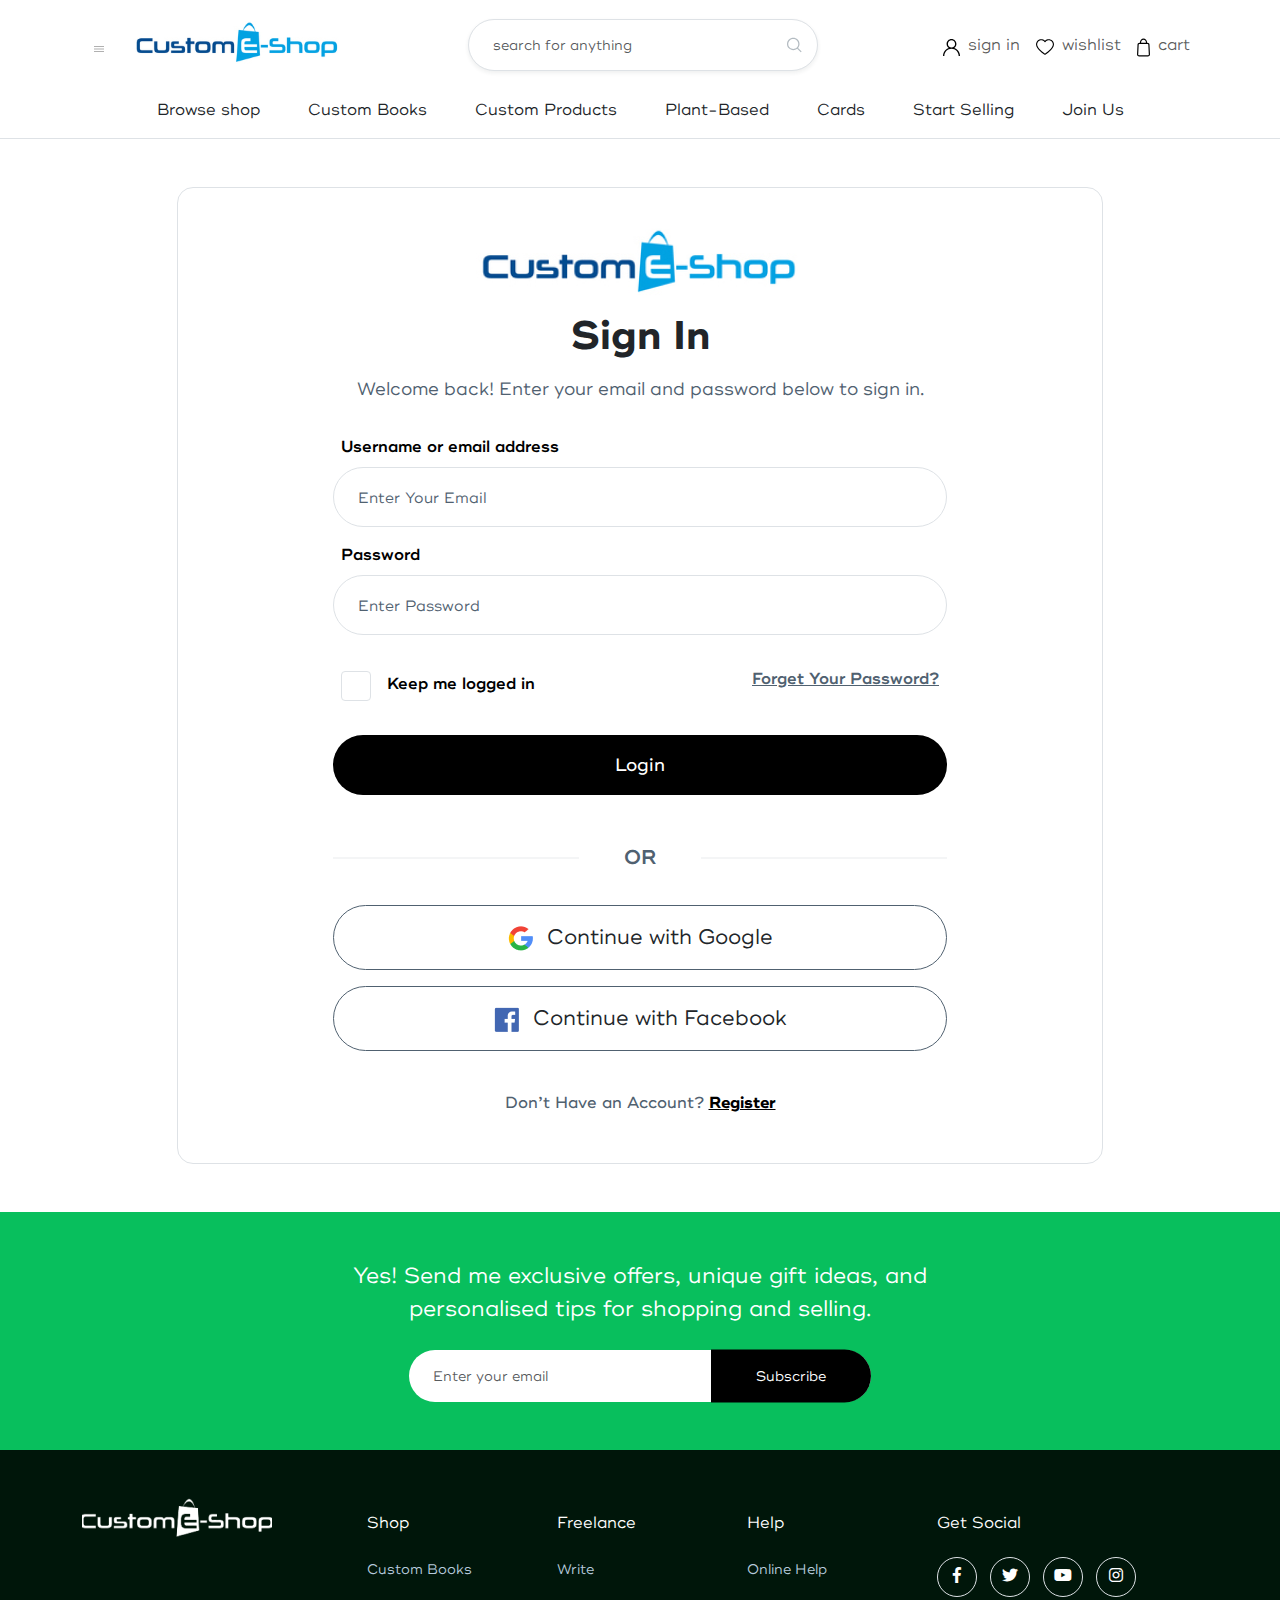
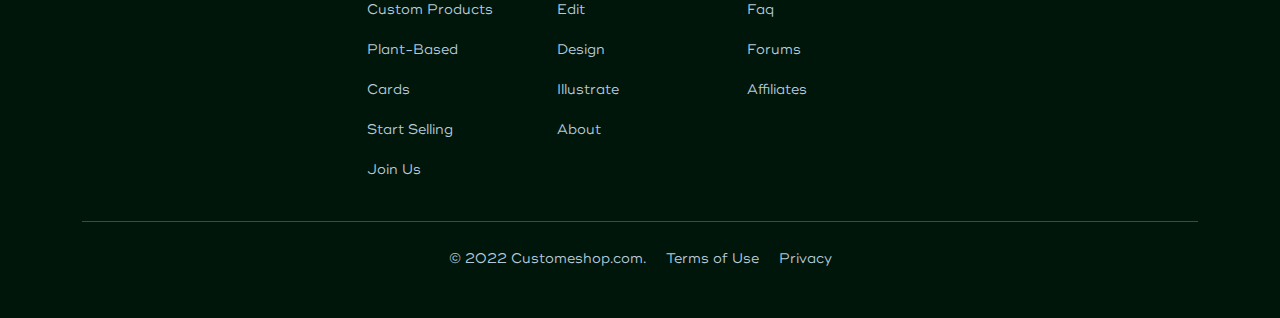
<file: index.html>
<!doctype html>
<html lang="en">

<head>
    <meta charset="utf-8">
    <meta name="viewport" content="width=device-width, initial-scale=1">
    <title>SignIn</title>
    <link rel="icon" href="./images/favicon.io">
    <link rel="stylesheet" href="./css/bootstrap.min.css">
    <link rel="stylesheet" href="./css/fontawesome-all.min.css">
    <link rel="stylesheet" href="./css/style.css">
</head>

<body>

    <!-- navigation part html start  -->
    <section id="navigation" class="border-bottom overflow-hidden">
        <nav class="navbar navbar-expand-lg pt-3">
            <div class="container">
                <button class="btn sidebar border-0 me-3"><img src="./images/sidebar-icon.svg" alt="sidebar-icon.svg" class="img-fluid"></button>
                <a class="navbar-brand" href="#"><img src="./images/logo.svg" alt="logo.svg" class="img-fluid"></a>
                <!-- <button class="navbar-toggler" type="button" data-bs-toggle="collapse" data-bs-target="#navbarSupportedContent" aria-controls="navbarSupportedContent" aria-expanded="false" aria-label="Toggle navigation">
                    <span class="navbar-toggler-icon"></span>
                </button> -->
                <form class="d-flex position-relative m-auto" role="search">
                    <input class="form-control shadow-sm me-2 fw-normal rounded-pill ps-4 pe-5" type="search" placeholder="search for anything" aria-label="Search">
                    <button class="btn border-0 position-absolute end-0 top-50 translate-middle-y d-flex p-0 me-4" type="submit"><img src="./images/search-icon.svg" alt="search-icon.svg" class="img-fluid"></button>
                </form>
                <div class="collapse navbar-collapse justify-content-end flex-grow-0" id="navbarSupportedContent">
                    <ul class="navbar-nav mb-2 mb-lg-0">
                        <li class="nav-item">
                            <a class="nav-link d-flex align-items-center fw-normal" href="#"><img src="./images/user-icon.svg" alt="user-icon.svg" class="img-fluid mt-1 me-2">sign in</a>
                        </li>
                        <li class="nav-item">
                            <a class="nav-link d-flex align-items-center fw-normal" href="#"><img src="./images/whitelist-icon.svg" alt="whitelist.svg" class="img-fluid mt-1 me-2">wishlist</a>
                        </li>
                        <li class="nav-item">
                            <a class="nav-link d-flex align-items-center fw-normal" href="#"><img src="./images/cart-icon.svg" alt="cart.svg" class="img-fluid mt-1 me-2">cart</a>
                        </li>
                    </ul>
                </div>
            </div>
        </nav>
        <nav class="menu py-3">
            <div class="container">
                <div class="row">
                    <div class="col-lg-12">
                        <ul class="d-flex justify-content-center">
                            <li class="nav-item px-4">
                                <a class="nav-link d-flex align-items-center fw-normal" href="#">Browse shop</a>
                            </li>
                            <li class="nav-item px-4">
                                <a class="nav-link d-flex align-items-center fw-normal" href="#">Custom Books</a>
                            </li>
                            <li class="nav-item px-4">
                                <a class="nav-link d-flex align-items-center fw-normal" href="#">Custom Products</a>
                            </li>
                            <li class="nav-item px-4">
                                <a class="nav-link d-flex align-items-center fw-normal" href="#">Plant-Based</a>
                            </li>
                            <li class="nav-item px-4">
                                <a class="nav-link d-flex align-items-center fw-normal" href="#">Cards</a>
                            </li>
                            <li class="nav-item px-4">
                                <a class="nav-link d-flex align-items-center fw-normal" href="#">Start Selling</a>
                            </li>
                            <li class="nav-item px-4">
                                <a class="nav-link d-flex align-items-center fw-normal" href="#">Join Us</a>
                            </li>
                        </ul>
                    </div>
                </div>
            </div>
        </nav>
    </section>
    <!-- navigation part html end  -->


    <!-- signIn part html start -->
    <section id="signin" class="py-5">
        <div class="container">
            <div class="row">
                <div class="col-lg-10 m-auto">
                    <div class="signin-content border rounded-4 py-4">
                        <div class="logo text-center mb-2 pt-3">
                            <a href="#" class="navbar-brand m-0"><img src="./images/logo.png" alt="logo.png" class="img-fluid"></a>
                        </div>
                        <div class="heading-subtitle text-center">
                            <h2 class="fw-bold mb-3">Sign In</h2>
                            <p class="fw-normal text-muted">Welcome back! Enter your email and password below to sign in.</p>
                        </div>
                        <!-- form part start -->
                        <form action="" class="pb-4 pt-3">
                            <div class="mb-3">
                                <label for="username-email" class="form-label fw-semibold text-black ms-2">Username or email address</label>
                                <input type="text" class="form-control bg-white shadow-none rounded-pill px-4 fw-normal text-muted" id="username-email" aria-describedby="emailHelp" placeholder="Enter Your Email">
                            </div>
                            <div class="mb-3">
                                <label for="password" class="form-label fw-semibold text-black ms-2">Password</label>
                                <input type="password" class="form-control bg-white shadow-none rounded-pill px-4 fw-normal text-muted" id="password" placeholder="Enter Password">
                            </div>
                            <div class="d-md-flex justify-content-between mb-2 pt-3 px-2">
                                <div class="form-check d-flex align-items-center justify-content-center justify-content-md-start">
                                    <input type="checkbox" class="form-check-input shadow-none rounded-1" id="Check">
                                    <label class="form-check-label fw-semibold text-black ms-3 mb-0" for="Check">Keep me logged in</label>
                                </div>
                                <div class="forget text-center pt-4 pt-md-0">
                                    <a class="fw-semibold text-muted text-decoration-underline" href="#">Forget Your Password?</a>
                                </div>
                            </div>
                            <div class="d-grid login-btn pt-4">
                                <button type="submit" class="btn bg-black text-white fw-medium rounded-pill">Login</button>
                            </div>
                        </form>
                        <!-- form part end -->

                        <!-- googel and facebook btn part -->
                        <div class="signin-option text-center py-4 position-relative"><span class="fw-semibold text-muted">OR</span></div>
                        <div class="d-grid gap-3 signin-other-btn mb-4 pt-2">
                            <button class="btn rounded-pill fw-mediumd" type="button"><img src="./images/google-icon.png" alt="google-icon.png" class="img-fluid me-2"> Continue with Google</button>
                            <button class="btn rounded-pill fw-mediumd" type="button"><img src="./images/facebook-icon.png" alt="facebook-icon.png" class="img-fluid me-2"> Continue with Facebook</button>
                        </div>
                        <div class="text-center pt-3 pb-2">
                            <p class="fw-medium text-muted">Don’t Have an Account? <a class="text-black fw-bold text-decoration-underline" href="#">Register</a></p>
                        </div>
                    </div>
                </div>
            </div>
        </div>
    </section>
    <!-- signIn part html end -->

    <!-- subscribe part html start -->
    <section id="subscribe" class="py-5">
        <div class="container">
            <div class="row">
                <div class="col-lg-7 m-auto">
                    <div class="subscribe-content text-center">
                        <p class="text-white fw-normal mb-4">Yes! Send me exclusive offers, unique gift ideas, and personalised
                            tips for shopping and selling.</p>
                        <form class="position-relative m-auto" role="search">
                            <input class="form-control me-2 rounded-pill px-4 fw-normal shadow-none border-0" type="search" placeholder="Enter your email" aria-label="Search">
                            <button class="btn text-white fw-normal rounded-start-0 rounded-pill border-0 shadow-none bg-black position-absolute translate-middle-y" type="submit">Subscribe</button>
                        </form>
                    </div>
                </div>
            </div>
        </div>
    </section>
    <!-- subscribe part html end -->

    <!-- footer part html start -->
    <footer id="footer" class="py-5">
        <div class="container">
            <div class="row">
                <div class="col-lg-3">
                    <div class="logo text-center text-xl-start mb-4 mb-xl-0">
                        <img src="./images/logo-white.png" alt="logo-white.png" class="img-fluid">
                    </div>
                </div>
                <div class="col-6 col-md-4 col-lg-2">
                    <div class="footer-items pt-3">
                        <h6 class="text-white fw-normal mb-4">Shop</h6>
                        <ul>
                            <li class="mb-3"><a class="fw-normal" href="#">Custom Books</a></li>
                            <li class="mb-3"><a class="fw-normal" href="#">Custom Products</a></li>
                            <li class="mb-3"><a class="fw-normal" href="#">Plant-Based</a></li>
                            <li class="mb-3"><a class="fw-normal" href="#">Cards</a></li>
                            <li class="mb-3"><a class="fw-normal" href="#">Start Selling</a></li>
                            <li class="mb-3"><a class="fw-normal" href="#">Join Us</a></li>
                        </ul>
                    </div>
                </div>
                <div class="col-6 col-md-4 col-lg-2">
                    <div class="footer-items pt-3">
                        <h6 class="text-white fw-normal mb-4">Freelance</h6>
                        <ul>
                            <li class="mb-3"><a class="fw-normal" href="#">Write</a></li>
                            <li class="mb-3"><a class="fw-normal" href="#">Edit</a></li>
                            <li class="mb-3"><a class="fw-normal" href="#">Design</a></li>
                            <li class="mb-3"><a class="fw-normal" href="#">Illustrate</a></li>
                            <li class="mb-3"><a class="fw-normal" href="#">About</a></li>
                        </ul>
                    </div>
                </div>
                <div class="col-6 col-md-4 col-lg-2">
                    <div class="footer-items pt-3">
                        <h6 class="text-white fw-normal mb-4">Help</h6>
                        <ul>
                            <li class="mb-3"><a class="fw-normal" href="#">Online Help</a></li>
                            <li class="mb-3"><a class="fw-normal" href="#">Faq</a></li>
                            <li class="mb-3"><a class="fw-normal" href="#">Forums</a></li>
                            <li class="mb-3"><a class="fw-normal" href="#">Affiliates</a></li>
                        </ul>
                    </div>
                </div>
                <div class="col-lg">
                    <div class="footer-items pt-3 social-icon text-center text-lg-start">
                        <h6 class="text-white fw-normal mb-4">Get Social</h6>
                        <a class="text-white rounded-circle text-center border d-inline-block me-2" href="#"><i class="fab fa-facebook-f"></i></a>
                        <a class="text-white rounded-circle text-center border d-inline-block me-2" href="#"><i class="fab fa-twitter"></i></a>
                        <a class="text-white rounded-circle text-center border d-inline-block me-2" href="#"><i class="fab fa-youtube"></i></a>
                        <a class="text-white rounded-circle text-center border d-inline-block" href="#"><i class="fab fa-instagram"></i></a>
                    </div>
                </div>
            </div>
            <div class="row">
                <div class="col-lg-12">
                    <div class="footer-bottom mt-4 text-center pt-4">
                        <small class="fw-normal">© 2022 Customeshop.com. <a class="ms-3" href="#">Terms of Use </a> <a class="ms-3" href="#">Privacy</a></small>
                    </div>
                </div>
            </div>
        </div>
    </footer>
    <!-- footer part html end -->

    <script src="./js/bootstrap.bundle.min.js"></script>
    <script src="./js/custom.js"></script>
</body>

</html>
</file>
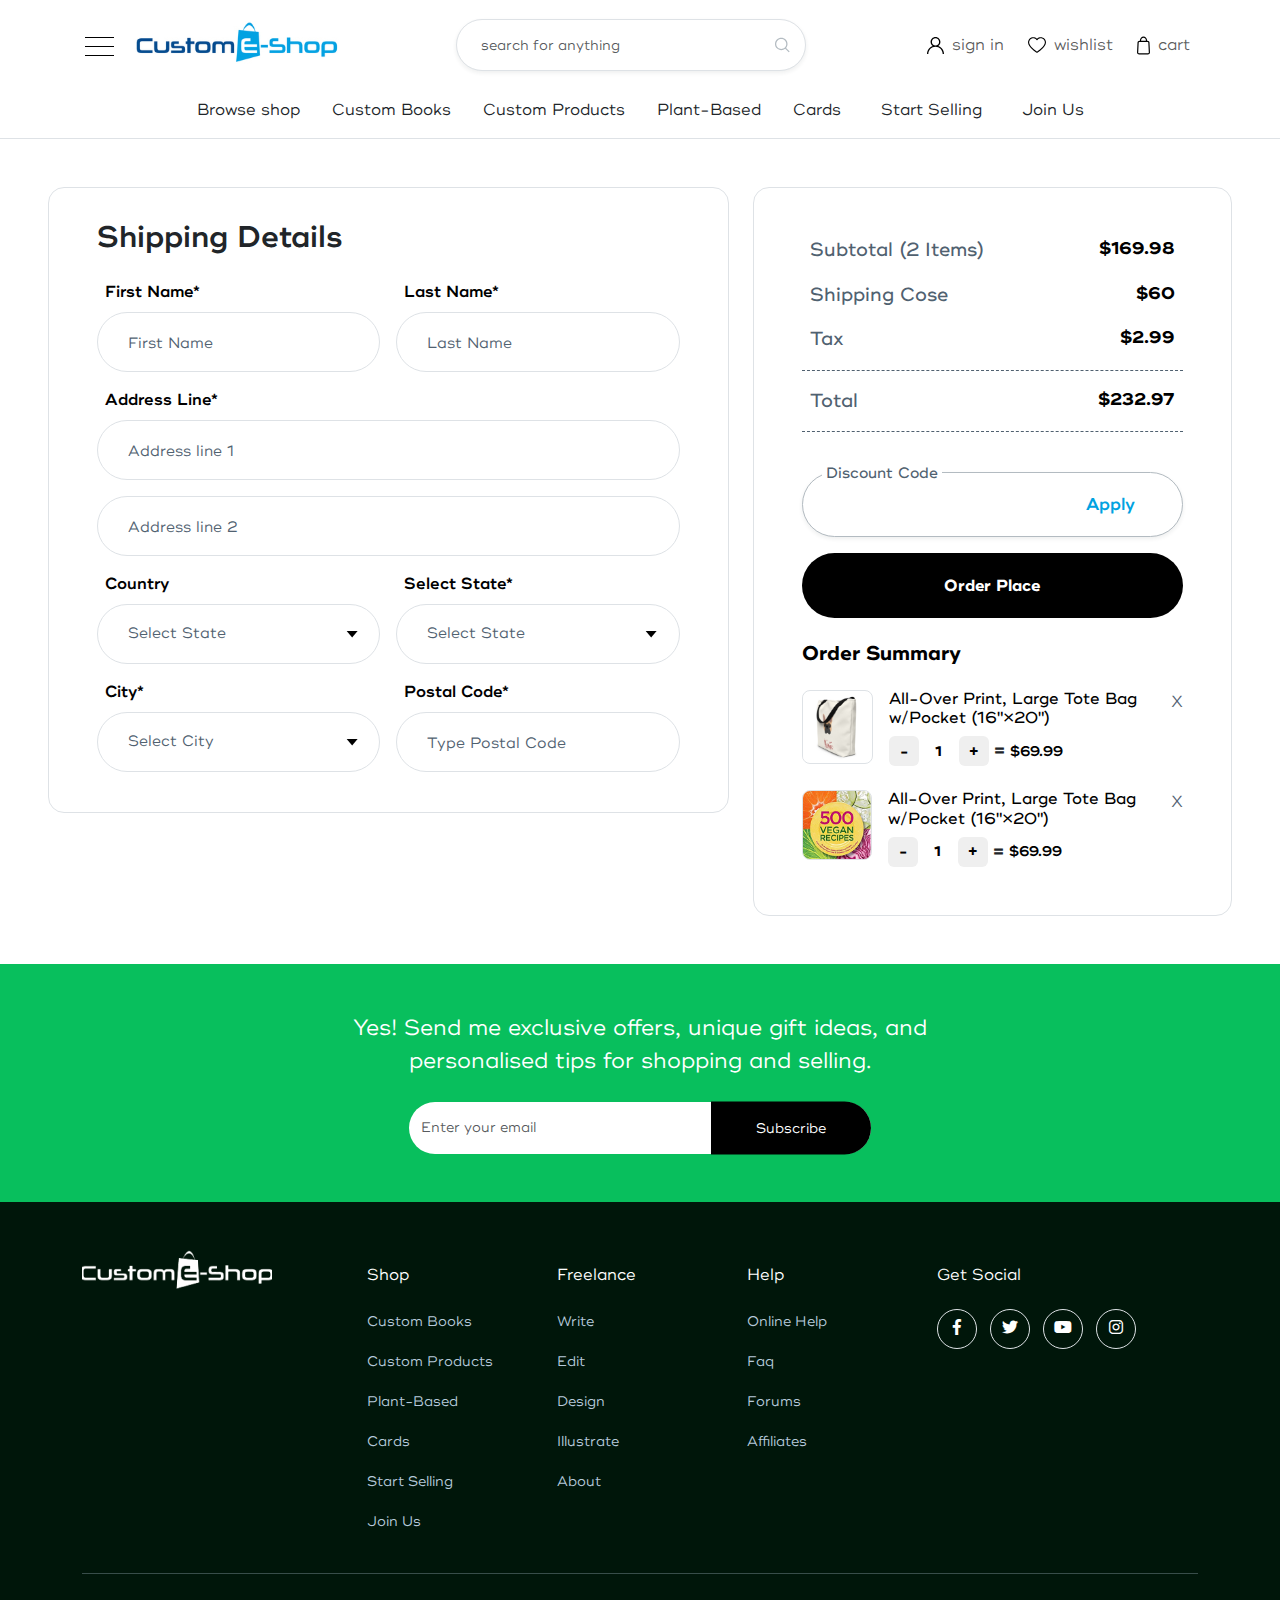
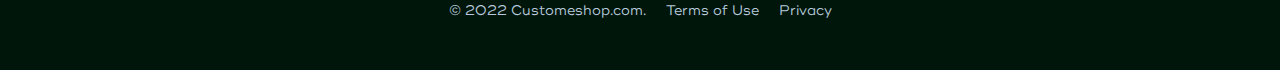
<file: checkout.html>
<!doctype html>
<html lang="en">

<head>
    <meta charset="utf-8">
    <meta name="viewport" content="width=device-width, initial-scale=1">
    <title>Product Checkout</title>
    <!-- favicon  -->
    <link rel="icon" href="./images/favicon.io">
    <!-- Bootstrap CSS -->
    <link rel="stylesheet" href="./css/bootstrap.min.css">
    <!-- fontawesome icon -->
    <link rel="stylesheet" href="./css/fontawesome-all.min.css">
    <!-- owl carousel css  -->
    <link rel="stylesheet" href="https://cdnjs.cloudflare.com/ajax/libs/OwlCarousel2/2.3.4/assets/owl.carousel.min.css" />
    <!-- owl theme css  -->
    <link rel="stylesheet" href="https://cdnjs.cloudflare.com/ajax/libs/OwlCarousel2/2.3.4/assets/owl.theme.default.min.css" />
    <!-- main style  -->
    <link rel="stylesheet" href="./css/style.css">
</head>

<body class="fw-normal">

    <!-- navigation part html start  -->
    <section id="navigation" class="border-bottom overflow-hidden">
        <nav class="navbar navbar-expand-lg pt-3">
            <div class="container">
                <button class="btn sidebar sidebar-icon border-0 me-3 p-0"><img src="./images/sidebar-icon.svg" alt="sidebar-icon.svg" class="img-fluid"></button>
                <button class="btn sidebar sidebar-close d-none border-0 me-3 p-0"><img src="./images/sidebar-close.svg" alt="sidebar-close.svg" class="img-fluid"></button>
                <a class="navbar-brand" href="./home.html"><img src="./images/logo.svg" alt="logo.svg" class="img-fluid"></a>
                <form class="d-flex position-relative m-auto" role="search">
                    <input class="form-control shadow-sm me-2 fw-normal rounded-pill ps-4 pe-5" type="search" placeholder="search for anything" aria-label="Search">
                    <button class="btn border-0 position-absolute end-0 top-50 translate-middle-y d-flex p-0 me-4" type="submit"><img src="./images/search-icon.svg" alt="search-icon.svg" class="img-fluid"></button>
                </form>
                <div class="justify-content-end flex-grow-0" id="navbarSupportedContent">
                    <ul class="navbar-nav mb-2 mb-lg-0 flex-row">
                        <li class="nav-item ms-2">
                            <a class="nav-link d-flex align-items-center fw-normal" href="./signIn.html"><img src="./images/user-icon.svg" alt="user-icon.svg" class="img-fluid me-2"><span class="d-none d-md-block">sign in</span></a>
                        </li>
                        <li class="nav-item ms-2">
                            <a class="nav-link d-flex align-items-center fw-normal" href="./listing.html"><img src="./images/whitelist-icon.svg" alt="whitelist.svg" class="img-fluid me-2"> <span class="d-none d-md-block">wishlist</span> </a>
                        </li>
                        <li class="nav-item ms-2">
                            <a class="nav-link d-flex align-items-center fw-normal" href="./checkout.html"><img src="./images/cart-icon.svg" alt="cart.svg" class="img-fluid me-2"> <span class="d-none d-md-block">cart</span></a>
                        </li>
                    </ul>
                </div>
            </div>
        </nav>
        <!-- sideMenu part html start -->
        <div class="sideMenu bg-white position-absolute border top-0">
            <h3 class="fw-normal text-black">Filters</h3>
            <ul>
                <li class="border-bottom py-3"><a class="fw-medium d-flex align-items-center justify-content-between" href="./product.html">Browse shop</a></li>
                <li class="border-bottom py-3"><a class="fw-medium d-flex align-items-center justify-content-between" href="#">Custom Books <i class="fas fa-angle-right"></i></a></li>
                <li class="border-bottom py-3"><a class="fw-medium d-flex align-items-center justify-content-between" href="#">Custom Products <i class="fas fa-angle-right"></i></a></li>
                <li class="border-bottom py-3"><a class="fw-medium d-flex align-items-center justify-content-between" href="#">Plant-Based<i class="fas fa-angle-right"></i></a></li>
                <li class="border-bottom py-3"><a class="fw-medium d-flex align-items-center justify-content-between" href="./home.html">Home</a></li>
                <li class="border-bottom py-3"><a class="fw-medium d-flex align-items-center justify-content-between" href="#">Crads</a></li>
                <li class="border-bottom py-3"><a class="fw-medium d-flex align-items-center justify-content-between" href="#">Start Selling</a></li>
                <li class="border-bottom py-3"><a class="fw-medium d-flex align-items-center justify-content-between" href="./SignUp.html">Join Us</a></li>
                <li class="py-3"><a class="fw-medium d-flex align-items-center justify-content-between" href="signIn.html">Login</a></li>
            </ul>
        </div>
        <!-- sideMenu part html end -->
        <!-- navbar bottom menu start -->
        <nav class="menu py-3 d-none d-md-block">
            <div class="container">
                <div class="row">
                    <div class="col-lg-12">
                        <ul class="d-flex justify-content-center">
                            <li class="nav-item px-2 px-lg-3">
                                <a class="nav-link d-flex align-items-center fw-normal" href="./product.html">Browse shop</a>
                            </li>
                            <li class="nav-item px-2 px-lg-3">
                                <a class="nav-link d-flex align-items-center fw-normal" href="#">Custom Books</a>
                            </li>
                            <li class="nav-item px-2 px-lg-3">
                                <a class="nav-link d-flex align-items-center fw-normal" href="#">Custom Products</a>
                            </li>
                            <li class="nav-item px-2 px-lg-3">
                                <a class="nav-link d-flex align-items-center fw-normal" href="#">Plant-Based</a>
                            </li>
                            <li class="nav-item px-2 px-lg-3">
                                <a class="nav-link d-flex align-items-center fw-normal" href="#">Cards</a>
                            </li>
                            <li class="nav-item px-2 px-lg-4">
                                <a class="nav-link d-flex align-items-center fw-normal" href="#">Start Selling</a>
                            </li>
                            <li class="nav-item px-2 px-lg-3">
                                <a class="nav-link d-flex align-items-center fw-normal" href="./SignUp.html">Join Us</a>
                            </li>
                        </ul>
                    </div>
                </div>
            </div>
        </nav>
        <!-- navbar bottom menu end -->

    </section>
    <!-- navigation part html end  -->


    <!-- checkout part html start -->
    <section id="checkout" class="py-5">
        <div class="container-fluid px-xl-5">
            <div class="row">
                <div class="col-lg-7">
                    <div class="signin-content border rounded-4 py-4 px-4 px-xl-5 mb-5 mb-lg-0">
                        <div class="heading-subtitle text-start pt-2">
                            <h3 class="fw-semibold mb-4">Shipping Details</h3>
                        </div>
                        <!-- form part start -->
                        <form class="row g-3 mb-3">
                            <div class="col-md-6">
                                <label for="Fname" class="form-label fw-semibold text-black ps-2">First Name*</label>
                                <input type="fname" class="form-control rounded-pill fw-normal shadow-none" id="Fname" placeholder="First Name">
                            </div>
                            <div class="col-md-6">
                                <label for="Lname" class="form-label fw-semibold text-black ps-2">Last Name*</label>
                                <input type="lname" class="form-control rounded-pill fw-normal shadow-none" id="Lname" placeholder="Last Name">
                            </div>
                            <div class="col-12">
                                <label for="inputAddress" class="form-label fw-semibold text-black ps-2">Address Line*</label>
                                <input type="text" class="form-control rounded-pill fw-normal shadow-none" id="inputAddress" placeholder="Address line 1">
                            </div>
                            <div class="col-12">
                                <input type="text" class="form-control rounded-pill fw-normal shadow-none" id="inputAddress2" placeholder="Address line 2">
                            </div>
                            <div class="col-md-6">
                                <label for="inputCountry" class="form-label fw-semibold text-black ps-2">Country</label>
                                <select id="inputCountry" class="form-select rounded-pill shadow-none fw-normal text-muted">
                                    <option selected>Select State</option>
                                    <option>...</option>
                                </select>
                            </div>
                            <div class="col-md-6">
                                <label for="inputState" class="form-label fw-semibold text-black ps-2">Select State*</label>
                                <select id="inputState" class="form-select rounded-pill shadow-none fw-normal text-muted">
                                    <option selected>Select State</option>
                                    <option>...</option>
                                </select>
                            </div>
                            <div class="col-md-6">
                                <label for="inputState" class="form-label fw-semibold text-black ps-2">City*</label>
                                <select id="inputState" class="form-select rounded-pill shadow-none fw-normal text-muted">
                                    <option selected>Select City</option>
                                    <option>...</option>
                                </select>
                            </div>
                            <div class="col-md-6">
                                <label for="inputZip" class="form-label fw-semibold text-black ps-2">Postal Code*</label>
                                <input type="text" class="form-control rounded-pill fw-normal shadow-none" id="inputZip" placeholder="Type Postal Code">
                            </div>
                        </form>
                        <!-- form part end -->
                    </div>
                </div>
                <div class="col-lg-5">
                    <div class="payment-details border rounded-4 p-4 p-xl-5 ">
                        <div class="border-dot">
                            <div class="price-items d-flex justify-content-between mb-3 px-2">
                                <div class="price-text fw-medium text-muted">Subtotal (2 Items)</div>
                                <div class="price fw-bold text-black">$169.98</div>
                            </div>
                            <div class="price-items d-flex justify-content-between mb-3 px-2">
                                <div class="price-text fw-medium text-muted">Shipping Cose</div>
                                <div class="price fw-bold text-black">$60</div>
                            </div>
                            <div class="price-items d-flex justify-content-between mb-3 px-2">
                                <div class="price-text fw-medium text-muted">Tax</div>
                                <div class="price fw-bold text-black">$2.99</div>
                            </div>
                        </div>
                        <div class="border-dot mb-4">
                            <div class="price-items d-flex justify-content-between my-3 px-2">
                                <div class="price-text fw-medium text-muted">Total</div>
                                <div class="price fw-bold text-black">$232.97</div>
                            </div>
                        </div>
                        <form class=" pt-3" role="search">
                            <div class="discount position-relative">
                                <span class="position-absolute fw-medium bg-white px-1 text-muted">Discount Code</span>
                                <input class="form-control shadow-sm me-2 fw-semibold text-black rounded-pill" type="search" aria-label="Search">
                                <button class="btn border-0 fw-semibold position-absolute end-0 top-50 translate-middle-y d-flex p-0 me-5" type="submit">Apply</button>
                            </div>
                            <div class="d-grid order mt-3">
                                <button class="btn bg-black btn-block text-white fw-bold rounded-pill">Order Place</button>
                            </div>
                        </form>
                        <div class="order-summary">
                            <h5 class="text-black fw-bold mb-4 pt-4">Order Summary</h5>
                            <div class="d-flex mb-4">
                                <div class="order-img me-3">
                                    <a href="#"> <img src="./images/order-item.png" alt="order-item.png" class="img-fluid rounded-3 border"></a>
                                </div>
                                <div class="order-text">
                                    <h6 class="fw-medium text-black">All-Over Print, Large Tote Bag w/Pocket (16"×20")</h6>
                                    <form id='myform' method='POST' class='quantity' action='#'>
                                        <input type='button' value='-' class='qtyminus minus fw-bold border-0 rounded-2' field='quantity' />
                                        <input type='text' name='quantity' value='1' class='qty border-0 rounded-2 text-center fw-bold' />
                                        <input type='button' value='+' class='qtyplus plus fw-bold border-0 rounded-2' field='quantity' />
                                        <span class="fw-bold">=</span>
                                        <input type='text' name='quantity' value='$69.99' class='qtytotal fw-semibold border-0 text-black' />
                                    </form>
                                </div>
                                <div class="order-close ms-auto"><a class="fw-normal text-muted" href="#">X</a></div>
                            </div>
                            <div class="d-flex">
                                <div class="order-img me-3">
                                    <a href="#"> <img src="./images/order-item1.png" alt="order-item.png" class="img-fluid rounded-3 border"></a>
                                </div>
                                <div class="order-text">
                                    <h6 class="fw-medium text-black">All-Over Print, Large Tote Bag w/Pocket (16"×20")</h6>
                                    <form id='myform' method='POST' class='quantity' action='#'>
                                        <input type='button' value='-' class='qtyminus minus fw-bold border-0 rounded-2' field='quantity' />
                                        <input type='text' name='quantity' value='1' class='qty border-0 rounded-2 text-center fw-bold' />
                                        <input type='button' value='+' class='qtyplus plus fw-bold border-0 rounded-2' field='quantity' />
                                        <span class="fw-bold">=</span>
                                        <input type='text' name='quantity' value='$69.99' class='qtytotal fw-semibold border-0 text-black' />
                                    </form>
                                </div>
                                <div class="order-close ms-auto"><a class="fw-normal text-muted" href="#">X</a></div>
                            </div>
                        </div>
                    </div>
                </div>
            </div>
        </div>
    </section>
    <!-- checkout part html end -->

    <!-- subscribe part html start -->
    <section id="subscribe" class="py-5">
        <div class="container">
            <div class="row">
                <div class="col-lg-7 m-auto">
                    <div class="subscribe-content text-center">
                        <p class="text-white fw-normal mb-4">Yes! Send me exclusive offers, unique gift ideas, and personalised
                            tips for shopping and selling.</p>
                        <form class="position-relative m-auto" role="search">
                            <input class="form-control me-2 rounded-pill fw-normal shadow-none border-0" type="search" placeholder="Enter your email" aria-label="Search">
                            <button class="btn text-white fw-normal rounded-start-0 rounded-pill border-0 shadow-none bg-black position-absolute translate-middle-y" type="submit">Subscribe</button>
                        </form>
                    </div>
                </div>
            </div>
        </div>
    </section>
    <!-- subscribe part html end -->

    <!-- footer part html start -->
    <footer id="footer" class="py-5">
        <div class="container">
            <div class="row">
                <div class="col-lg-3">
                    <div class="logo text-center text-xl-start mb-4 mb-xl-0">
                        <img src="./images/logo-white.png" alt="logo-white.png" class="img-fluid">
                    </div>
                </div>
                <div class="col-6 col-md-4 col-lg-2">
                    <div class="footer-items pt-3">
                        <h6 class="text-white fw-normal mb-4">Shop</h6>
                        <ul>
                            <li class="mb-3"><a class="fw-normal" href="#">Custom Books</a></li>
                            <li class="mb-3"><a class="fw-normal" href="#">Custom Products</a></li>
                            <li class="mb-3"><a class="fw-normal" href="#">Plant-Based</a></li>
                            <li class="mb-3"><a class="fw-normal" href="#">Cards</a></li>
                            <li class="mb-3"><a class="fw-normal" href="#">Start Selling</a></li>
                            <li class="mb-3"><a class="fw-normal" href="#">Join Us</a></li>
                        </ul>
                    </div>
                </div>
                <div class="col-6 col-md-4 col-lg-2">
                    <div class="footer-items pt-3">
                        <h6 class="text-white fw-normal mb-4">Freelance</h6>
                        <ul>
                            <li class="mb-3"><a class="fw-normal" href="#">Write</a></li>
                            <li class="mb-3"><a class="fw-normal" href="#">Edit</a></li>
                            <li class="mb-3"><a class="fw-normal" href="#">Design</a></li>
                            <li class="mb-3"><a class="fw-normal" href="#">Illustrate</a></li>
                            <li class="mb-3"><a class="fw-normal" href="#">About</a></li>
                        </ul>
                    </div>
                </div>
                <div class="col-6 col-md-4 col-lg-2">
                    <div class="footer-items pt-3">
                        <h6 class="text-white fw-normal mb-4">Help</h6>
                        <ul>
                            <li class="mb-3"><a class="fw-normal" href="#">Online Help</a></li>
                            <li class="mb-3"><a class="fw-normal" href="#">Faq</a></li>
                            <li class="mb-3"><a class="fw-normal" href="#">Forums</a></li>
                            <li class="mb-3"><a class="fw-normal" href="#">Affiliates</a></li>
                        </ul>
                    </div>
                </div>
                <div class="col-lg">
                    <div class="footer-items pt-3 social-icon text-center text-lg-start">
                        <h6 class="text-white fw-normal mb-4">Get Social</h6>
                        <a class="text-white rounded-circle text-center border d-inline-block me-2" href="#"><i class="fab fa-facebook-f"></i></a>
                        <a class="text-white rounded-circle text-center border d-inline-block me-2" href="#"><i class="fab fa-twitter"></i></a>
                        <a class="text-white rounded-circle text-center border d-inline-block me-2" href="#"><i class="fab fa-youtube"></i></a>
                        <a class="text-white rounded-circle text-center border d-inline-block" href="#"><i class="fab fa-instagram"></i></a>
                    </div>
                </div>
            </div>
            <div class="row">
                <div class="col-lg-12">
                    <div class="footer-bottom mt-4 text-center pt-4">
                        <small class="fw-normal">© 2022 Customeshop.com. <a class="ms-3" href="#">Terms of Use </a> <a class="ms-3" href="#">Privacy</a></small>
                    </div>
                </div>
            </div>
        </div>
    </footer>
    <!-- footer part html end -->
    
    <!-- jQuery library  -->
    <script src="./js/jquery-1.12.1.min.js"></script>
    <!-- owl carousel  -->
    <script src="https://cdnjs.cloudflare.com/ajax/libs/OwlCarousel2/2.3.4/owl.carousel.min.js"></script>
    <!-- Bootstrap Bundle with Popper -->
    <script src="./js/bootstrap.bundle.min.js"></script>
    <!-- custom js -->
    <script src="./js/custom.js"></script>
</body>

</html>
</file>
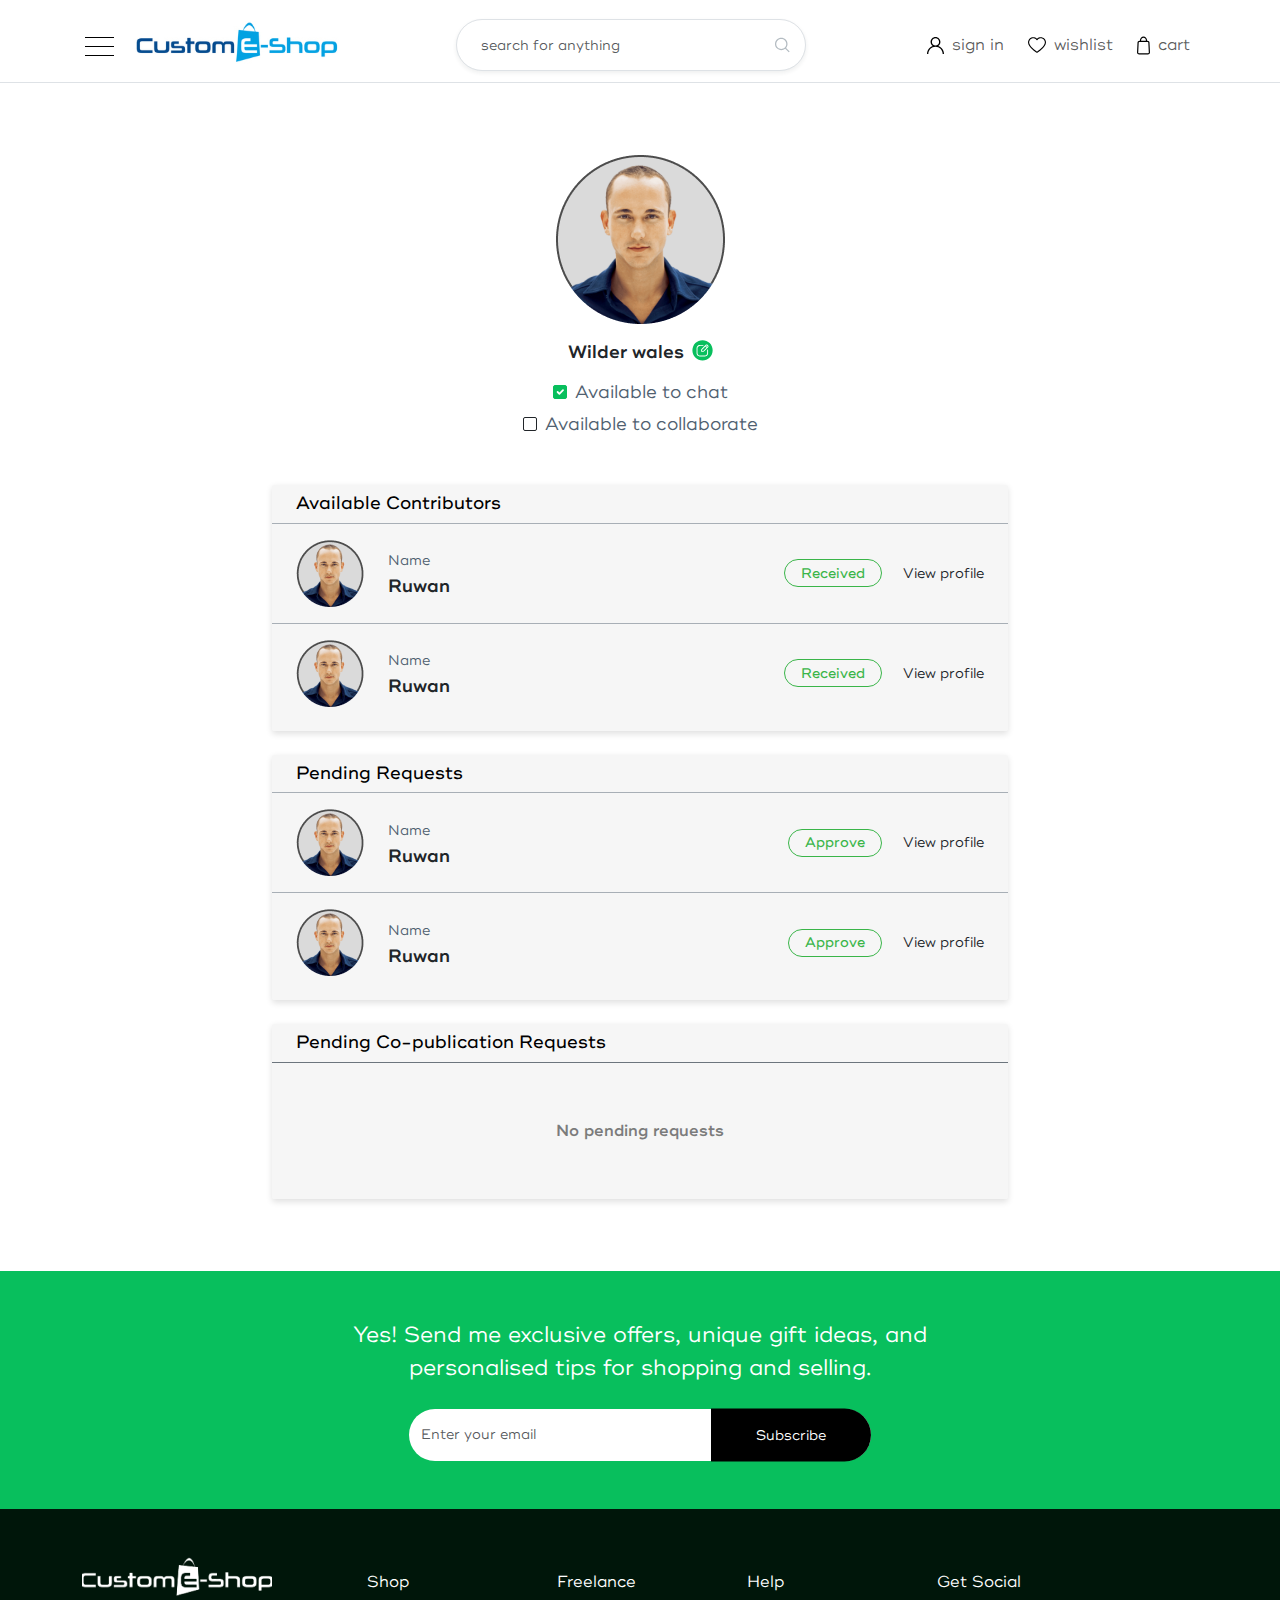
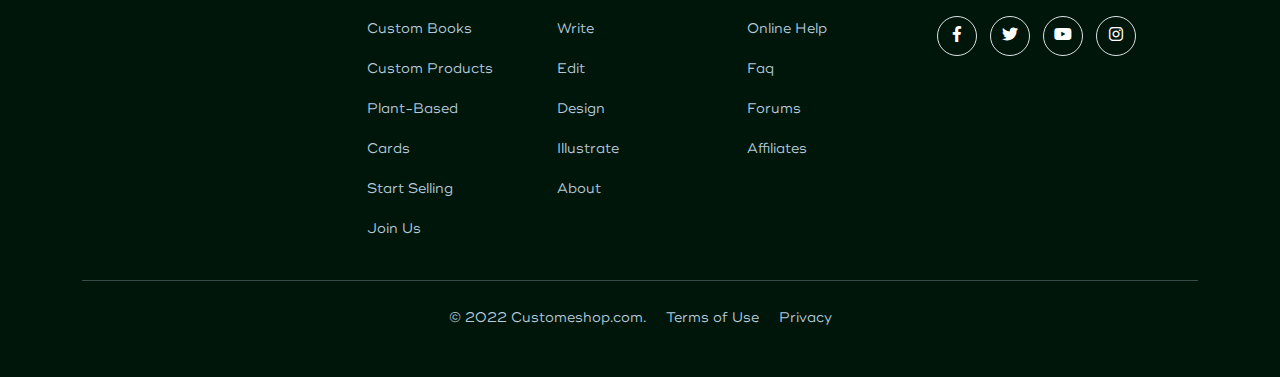
<file: collabration.html>
<!-- @format -->

<!DOCTYPE html>
<html lang="en">
  <head>
    <meta charset="utf-8" />
    <meta name="viewport" content="width=device-width, initial-scale=1" />
    <title>Collabration</title>
    <!-- favicon  -->
    <link rel="icon" href="./images/favicon.io" />
    <!-- Bootstrap CSS -->
    <link rel="stylesheet" href="./css/bootstrap.min.css" />
    <!-- fontawesome icon -->
    <link rel="stylesheet" href="./css/fontawesome-all.min.css" />
    <!-- owl carousel css  -->
    <link rel="stylesheet" href="https://cdnjs.cloudflare.com/ajax/libs/OwlCarousel2/2.3.4/assets/owl.carousel.min.css" />
    <!-- owl theme css  -->
    <link rel="stylesheet" href="https://cdnjs.cloudflare.com/ajax/libs/OwlCarousel2/2.3.4/assets/owl.theme.default.min.css" />
    <!-- main style  -->
    <link rel="stylesheet" href="./css/style.css" />
  </head>

  <body class="fw-normal">
    <!-- navigation part html start  -->
    <section id="navigation" class="border-bottom overflow-hidden">
      <nav class="navbar navbar-expand-lg pt-3">
        <div class="container">
          <button class="btn sidebar sidebar-icon border-0 me-3 p-0"><img src="./images/sidebar-icon.svg" alt="sidebar-icon.svg" class="img-fluid" /></button>
          <button class="btn sidebar sidebar-close d-none border-0 me-3 p-0"><img src="./images/sidebar-close.svg" alt="sidebar-close.svg" class="img-fluid" /></button>
          <a class="navbar-brand" href="./home.html"><img src="./images/logo.svg" alt="logo.svg" class="img-fluid" /></a>
          <form class="d-flex position-relative m-auto" role="search">
            <input class="form-control shadow-sm me-2 fw-normal rounded-pill ps-4 pe-5" type="search" placeholder="search for anything" aria-label="Search" />
            <button class="btn border-0 position-absolute end-0 top-50 translate-middle-y d-flex p-0 me-4" type="submit"><img src="./images/search-icon.svg" alt="search-icon.svg" class="img-fluid" /></button>
          </form>
          <div class="justify-content-end flex-grow-0" id="navbarSupportedContent">
            <ul class="navbar-nav mb-2 mb-lg-0 flex-row">
              <li class="nav-item ms-2">
                <a class="nav-link d-flex align-items-center fw-normal" href="./signIn.html"><img src="./images/user-icon.svg" alt="user-icon.svg" class="img-fluid me-2" /><span class="d-none d-md-block">sign in</span></a>
              </li>
              <li class="nav-item ms-2">
                <a class="nav-link d-flex align-items-center fw-normal" href="./listing.html"><img src="./images/whitelist-icon.svg" alt="whitelist.svg" class="img-fluid me-2" /> <span class="d-none d-md-block">wishlist</span> </a>
              </li>
              <li class="nav-item ms-2">
                <a class="nav-link d-flex align-items-center fw-normal" href="./checkout.html"><img src="./images/cart-icon.svg" alt="cart.svg" class="img-fluid me-2" /> <span class="d-none d-md-block">cart</span></a>
              </li>
            </ul>
          </div>
        </div>
      </nav>
      <!-- sideMenu part html start -->
      <div class="sideMenu bg-white position-absolute border top-0">
        <h3 class="fw-normal text-black">Filters</h3>
        <ul>
          <li class="border-bottom py-3"><a class="fw-medium d-flex align-items-center justify-content-between" href="./product.html">Browse shop</a></li>
          <li class="border-bottom py-3">
            <a class="fw-medium d-flex align-items-center justify-content-between" href="#">Custom Books <i class="fas fa-angle-right"></i></a>
          </li>
          <li class="border-bottom py-3">
            <a class="fw-medium d-flex align-items-center justify-content-between" href="#">Custom Products <i class="fas fa-angle-right"></i></a>
          </li>
          <li class="border-bottom py-3">
            <a class="fw-medium d-flex align-items-center justify-content-between" href="#">Plant-Based<i class="fas fa-angle-right"></i></a>
          </li>
          <li class="border-bottom py-3"><a class="fw-medium d-flex align-items-center justify-content-between" href="./home.html">Home</a></li>
          <li class="border-bottom py-3"><a class="fw-medium d-flex align-items-center justify-content-between" href="#">Crads</a></li>
          <li class="border-bottom py-3"><a class="fw-medium d-flex align-items-center justify-content-between" href="#">Start Selling</a></li>
          <li class="border-bottom py-3"><a class="fw-medium d-flex align-items-center justify-content-between" href="./SignUp.html">Join Us</a></li>
          <li class="py-3"><a class="fw-medium d-flex align-items-center justify-content-between" href="signIn.html">Login</a></li>
        </ul>
      </div>
      <!-- sideMenu part html end -->
    </section>
    <!-- navigation part html end  -->

    <!-- Collabration part html start -->
    <section id="collabration" class="pt-5">
      <div class="container">
        <div class="row">
          <div class="col-lg-8 m-auto">
            <div class="collabration-user pt-4 pb-4">
              <div class="user-profile text-center mb-5">
                <div class="profile-img flex-shrink-0">
                  <img src="./images/collabration-profile.png" alt="collabration-profile.png" class="img-fluid" />
                </div>
                <h6 class="fw-semibold d-flex align-items-center justify-content-center my-3">
                  Wilder wales <a href="#"><img src="./images/edit-icon.svg" alt="edit-icon.svg" class="img-fluid ms-2 mb-1" /></a>
                </h6>
                <div class="form-check d-flex aling-items-center justify-content-center mb-2">
                  <input class="form-check-input float-none border border-dark" type="checkbox" value="" id="flexCheckChecked" checked />
                  <label class="form-check-label text-muted ms-2 fw-normal" for="flexCheckChecked"> Available to chat </label>
                </div>
                <div class="form-check d-flex aling-items-center justify-content-center">
                  <input class="form-check-input float-none border border-dark" type="checkbox" value="" id="flexCheckChecked" />
                  <label class="form-check-label text-muted ms-2 fw-normal" for="flexCheckChecked"> Available to collaborate </label>
                </div>
              </div>
              <div class="available-contributors py-2 mb-4">
                <h6 class="fw-medium px-4 text-black">Available Contributors</h6>
                <div class="available-card d-flex align-items-center border-secondary border-top py-3 px-4">
                  <div class="profile-img flex-shrink-0">
                    <img src="./images/collabration-profile2.png" alt="collabration-profile.png" class="img-fluid" />
                  </div>
                  <div class="profile-title flex-grow-1 ms-2 ms-md-4">
                    <span class="text-muted">Name</span>
                    <h6 class="fw-semibold mb-0 pt-1">Ruwan</h6>
                  </div>
                  <div class="profile-btn">
                    <button class="btn btn-outline-success rounded-pill px-3 p-0 fw-medium">Received</button>
                    <button class="btn p-0 fw-normal ms-1 ms-sm-3 border-0">View profile</button>
                  </div>
                </div>
                <div class="available-card d-flex align-items-center border-secondary border-top py-3 px-4">
                  <div class="profile-img flex-shrink-0">
                    <img src="./images/collabration-profile2.png" alt="collabration-profile.png" class="img-fluid" />
                  </div>
                  <div class="profile-title flex-grow-1 ms-2 ms-md-4">
                    <span class="text-muted">Name</span>
                    <h6 class="fw-semibold mb-0 pt-1">Ruwan</h6>
                  </div>
                  <div class="profile-btn">
                    <button class="btn btn-outline-success rounded-pill px-3 p-0 fw-medium">Received</button>
                    <button class="btn p-0 fw-normal ms-1 ms-sm-3 border-0">View profile</button>
                  </div>
                </div>
              </div>
              <div class="available-contributors py-2 mb-4">
                <h6 class="fw-medium px-4 text-black">Pending Requests</h6>
                <div class="available-card d-flex align-items-center border-secondary border-top py-3 px-4 mb-0">
                  <div class="profile-img flex-shrink-0">
                    <img src="./images/collabration-profile2.png" alt="collabration-profile.png" class="img-fluid" />
                  </div>
                  <div class="profile-title flex-grow-1 ms-2 ms-md-4">
                    <span class="text-muted">Name</span>
                    <h6 class="fw-semibold mb-0 pt-1">Ruwan</h6>
                  </div>
                  <div class="profile-btn">
                    <button class="btn btn-outline-success rounded-pill px-3 p-0 fw-medium">Approve</button>
                    <button class="btn p-0 fw-normal ms-1 ms-sm-3 border-0">View profile</button>
                  </div>
                </div>
                <div class="available-card d-flex align-items-center border-secondary border-top py-3 px-4">
                  <div class="profile-img flex-shrink-0">
                    <img src="./images/collabration-profile2.png" alt="collabration-profile.png" class="img-fluid" />
                  </div>
                  <div class="profile-title flex-grow-1 ms-2 ms-md-4">
                    <span class="text-muted">Name</span>
                    <h6 class="fw-semibold mb-0 pt-1">Ruwan</h6>
                  </div>
                  <div class="profile-btn">
                    <button class="btn btn-outline-success rounded-pill px-3 p-0 fw-medium">Approve</button>
                    <button class="btn p-0 fw-normal ms-1 ms-sm-3 border-0">View profile</button>
                  </div>
                </div>
              </div>
              <div class="available-contributors py-2 mb-5">
                <h6 class="fw-medium px-4 border-bottom border-secondary pb-2 text-black">Pending Co-publication Requests</h6>
                <div class="text-center py-5">
                  <span class="text-black-50 fw-semibold">No pending requests</span>
                </div>
              </div>
            </div>
          </div>
        </div>
      </div>
    </section>
    <!-- Collabration part html end -->

    <!-- subscribe part html start -->
    <section id="subscribe" class="py-5">
      <div class="container">
        <div class="row">
          <div class="col-lg-7 m-auto">
            <div class="subscribe-content text-center">
              <p class="text-white fw-normal mb-4">Yes! Send me exclusive offers, unique gift ideas, and personalised tips for shopping and selling.</p>
              <form class="position-relative m-auto" role="search">
                <input class="form-control me-2 rounded-pill fw-normal shadow-none border-0" type="search" placeholder="Enter your email" aria-label="Search" />
                <button class="btn text-white fw-normal rounded-start-0 rounded-pill border-0 shadow-none bg-black position-absolute translate-middle-y" type="submit">Subscribe</button>
              </form>
            </div>
          </div>
        </div>
      </div>
    </section>
    <!-- subscribe part html end -->

    <!-- footer part html start -->
    <footer id="footer" class="py-5">
      <div class="container">
        <div class="row">
          <div class="col-lg-3">
            <div class="logo text-center text-xl-start mb-4 mb-xl-0">
              <img src="./images/logo-white.png" alt="logo-white.png" class="img-fluid" />
            </div>
          </div>
          <div class="col-6 col-md-4 col-lg-2">
            <div class="footer-items pt-3">
              <h6 class="text-white fw-normal mb-4">Shop</h6>
              <ul>
                <li class="mb-3"><a class="fw-normal" href="#">Custom Books</a></li>
                <li class="mb-3"><a class="fw-normal" href="#">Custom Products</a></li>
                <li class="mb-3"><a class="fw-normal" href="#">Plant-Based</a></li>
                <li class="mb-3"><a class="fw-normal" href="#">Cards</a></li>
                <li class="mb-3"><a class="fw-normal" href="#">Start Selling</a></li>
                <li class="mb-3"><a class="fw-normal" href="#">Join Us</a></li>
              </ul>
            </div>
          </div>
          <div class="col-6 col-md-4 col-lg-2">
            <div class="footer-items pt-3">
              <h6 class="text-white fw-normal mb-4">Freelance</h6>
              <ul>
                <li class="mb-3"><a class="fw-normal" href="#">Write</a></li>
                <li class="mb-3"><a class="fw-normal" href="#">Edit</a></li>
                <li class="mb-3"><a class="fw-normal" href="#">Design</a></li>
                <li class="mb-3"><a class="fw-normal" href="#">Illustrate</a></li>
                <li class="mb-3"><a class="fw-normal" href="#">About</a></li>
              </ul>
            </div>
          </div>
          <div class="col-6 col-md-4 col-lg-2">
            <div class="footer-items pt-3">
              <h6 class="text-white fw-normal mb-4">Help</h6>
              <ul>
                <li class="mb-3"><a class="fw-normal" href="#">Online Help</a></li>
                <li class="mb-3"><a class="fw-normal" href="#">Faq</a></li>
                <li class="mb-3"><a class="fw-normal" href="#">Forums</a></li>
                <li class="mb-3"><a class="fw-normal" href="#">Affiliates</a></li>
              </ul>
            </div>
          </div>
          <div class="col-lg">
            <div class="footer-items pt-3 social-icon text-center text-lg-start">
              <h6 class="text-white fw-normal mb-4">Get Social</h6>
              <a class="text-white rounded-circle text-center border d-inline-block me-2" href="#"><i class="fab fa-facebook-f"></i></a>
              <a class="text-white rounded-circle text-center border d-inline-block me-2" href="#"><i class="fab fa-twitter"></i></a>
              <a class="text-white rounded-circle text-center border d-inline-block me-2" href="#"><i class="fab fa-youtube"></i></a>
              <a class="text-white rounded-circle text-center border d-inline-block" href="#"><i class="fab fa-instagram"></i></a>
            </div>
          </div>
        </div>
        <div class="row">
          <div class="col-lg-12">
            <div class="footer-bottom mt-4 text-center pt-4">
              <small class="fw-normal">© 2022 Customeshop.com. <a class="ms-3" href="#">Terms of Use </a> <a class="ms-3" href="#">Privacy</a></small>
            </div>
          </div>
        </div>
      </div>
    </footer>
    <!-- footer part html end -->

    <!-- jQuery library  -->
    <script src="./js/jquery-1.12.1.min.js"></script>
    <!-- owl carousel  -->
    <script src="https://cdnjs.cloudflare.com/ajax/libs/OwlCarousel2/2.3.4/owl.carousel.min.js"></script>
    <!-- Bootstrap Bundle with Popper -->
    <script src="./js/bootstrap.bundle.min.js"></script>
    <!-- custom js -->
    <script src="./js/custom.js"></script>
  </body>
</html>
</file>
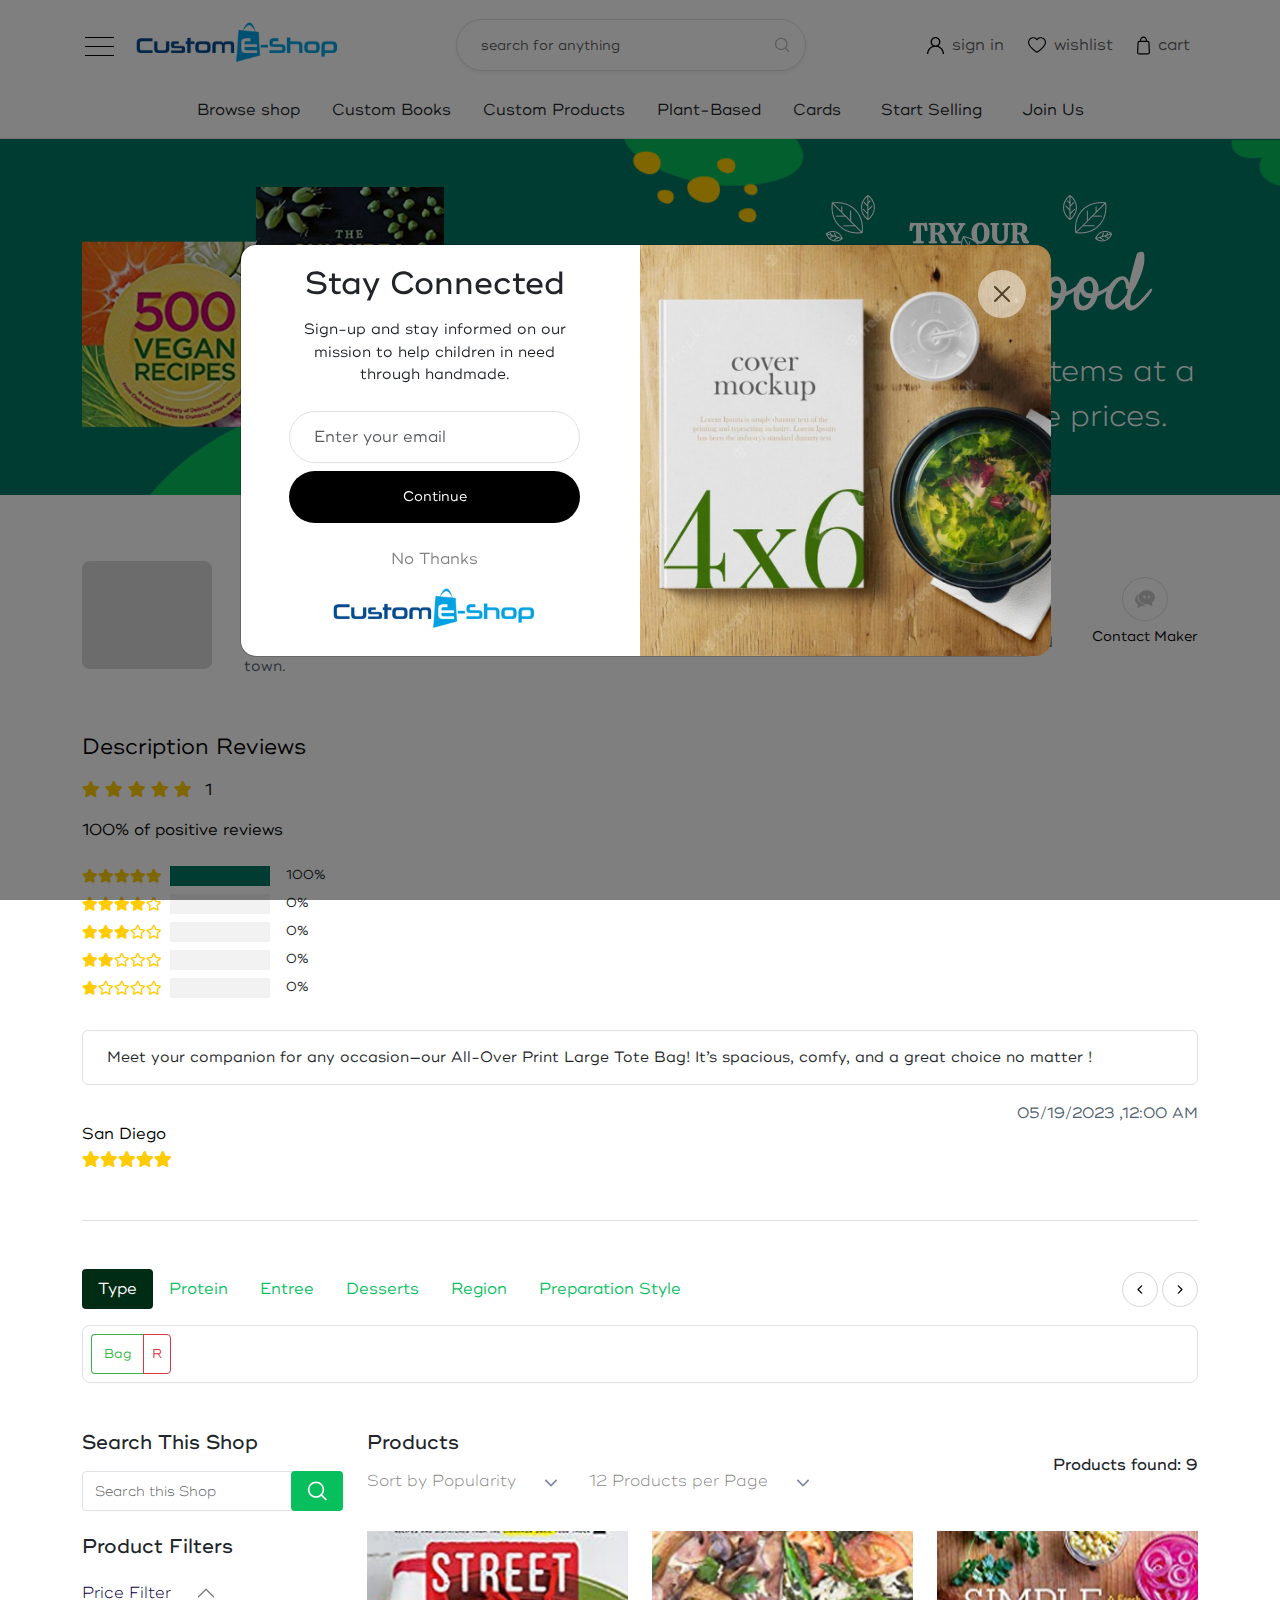
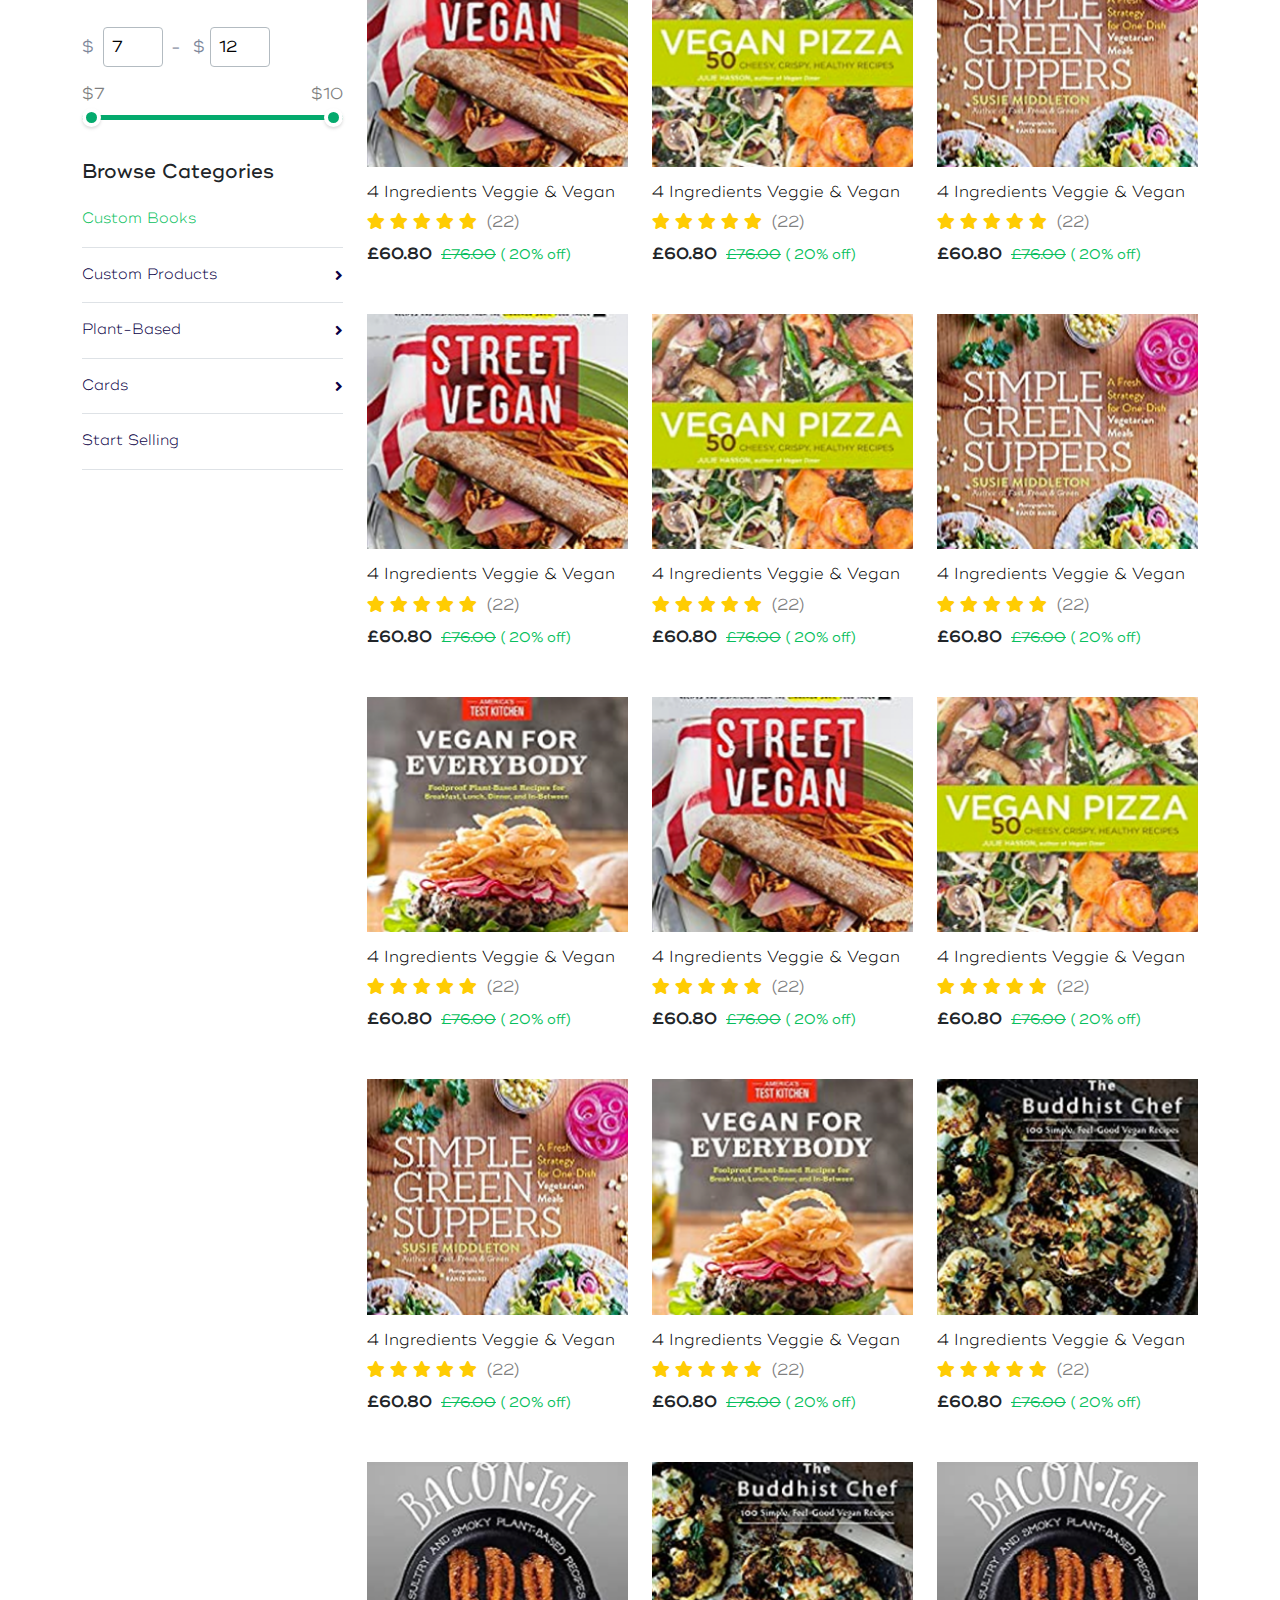
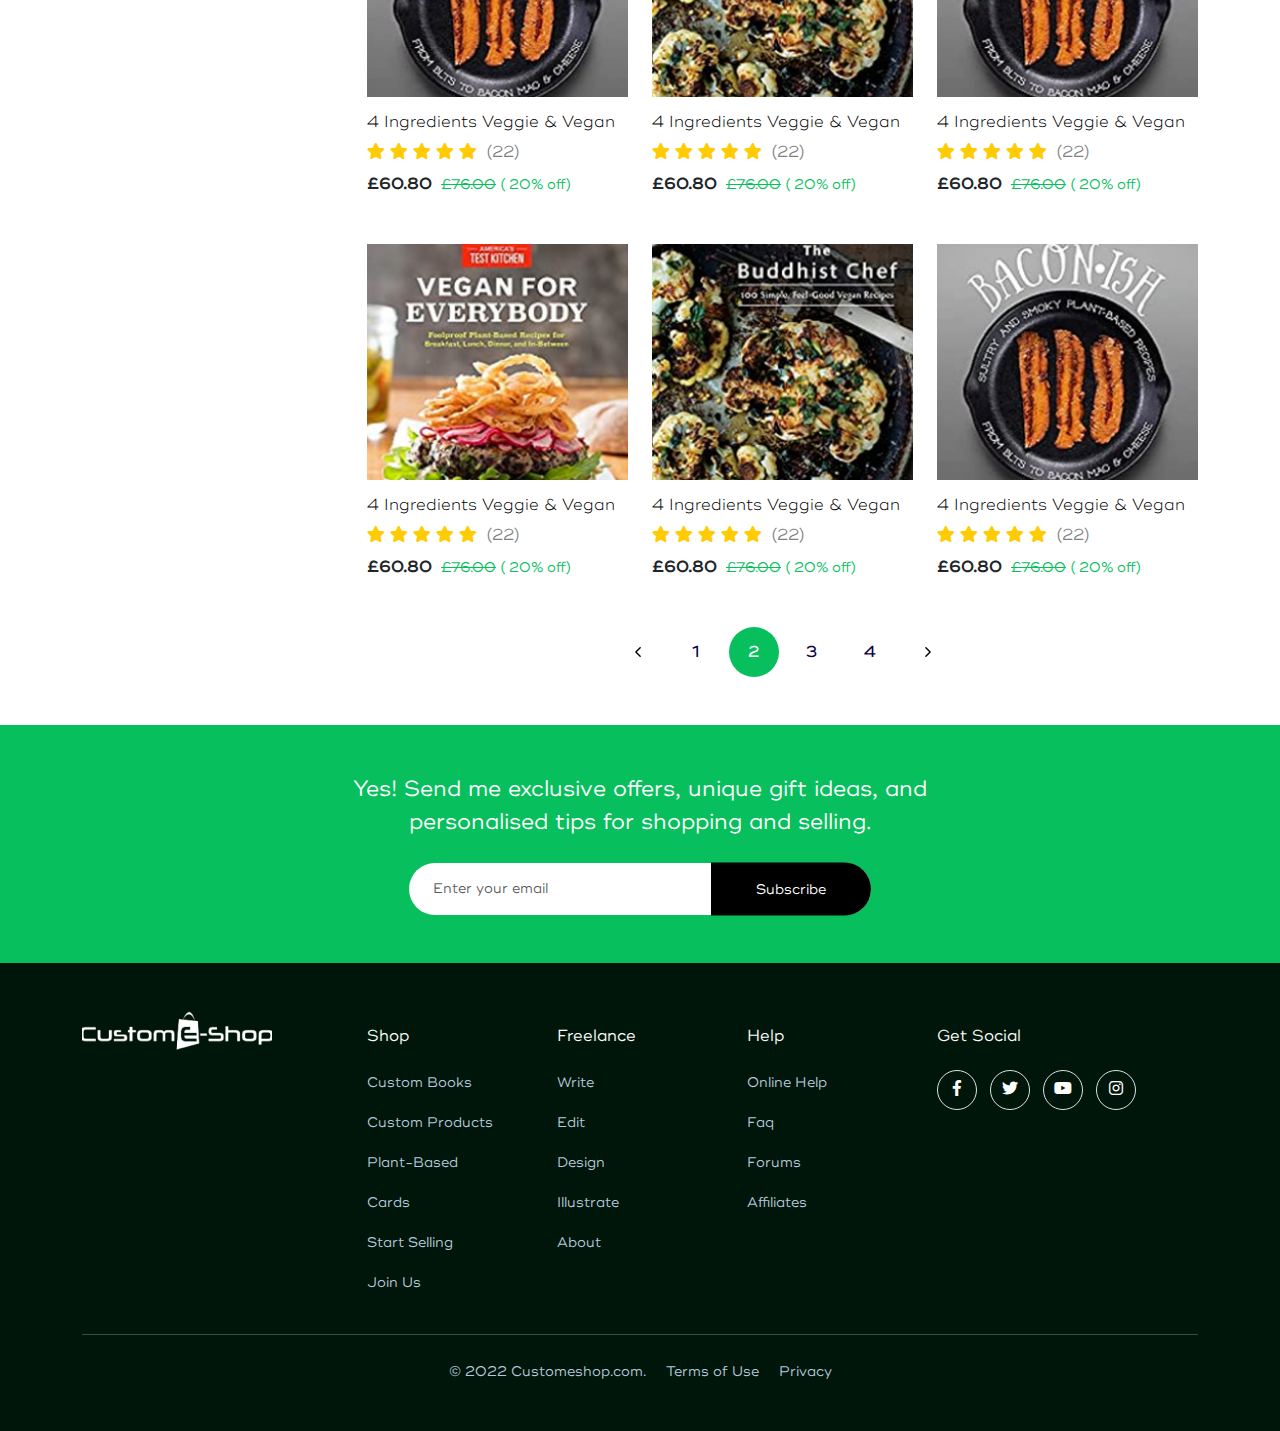
<file: home.html>
<!doctype html>
<html lang="en">

<head>
    <meta charset="utf-8">
    <meta name="viewport" content="width=device-width, initial-scale=1">
    <title>Product Home</title>
    <!-- favicon  -->
    <link rel="icon" href="./images/favicon.io">
    <!-- Bootstrap CSS -->
    <link rel="stylesheet" href="./css/bootstrap.min.css">
    <!-- fontawesome icon -->
    <link rel="stylesheet" href="./css/fontawesome-all.min.css">
    <!-- owl carousel css  -->
    <link rel="stylesheet" href="https://cdnjs.cloudflare.com/ajax/libs/OwlCarousel2/2.3.4/assets/owl.carousel.min.css" />
    <!-- owl theme css  -->
    <link rel="stylesheet" href="https://cdnjs.cloudflare.com/ajax/libs/OwlCarousel2/2.3.4/assets/owl.theme.default.min.css" />
    <!-- main style  -->
    <link rel="stylesheet" href="./css/style.css">
</head>

<body>

    <!-- navigation part html start  -->
    <section id="navigation" class="border-bottom overflow-hidden">
        <nav class="navbar navbar-expand-lg pt-3">
            <div class="container">
                <button class="btn sidebar sidebar-icon border-0 me-3 p-0"><img src="./images/sidebar-icon.svg" alt="sidebar-icon.svg" class="img-fluid"></button>
                <button class="btn sidebar sidebar-close d-none border-0 me-3 p-0"><img src="./images/sidebar-close.svg" alt="sidebar-close.svg" class="img-fluid"></button>
                <a class="navbar-brand" href="./home.html"><img src="./images/logo.svg" alt="logo.svg" class="img-fluid"></a>
                <form class="d-flex position-relative m-auto" role="search">
                    <input class="form-control shadow-sm me-2 fw-normal rounded-pill ps-4 pe-5" type="search" placeholder="search for anything" aria-label="Search">
                    <button class="btn border-0 position-absolute end-0 top-50 translate-middle-y d-flex p-0 me-4" type="submit"><img src="./images/search-icon.svg" alt="search-icon.svg" class="img-fluid"></button>
                </form>
                <div class="justify-content-end flex-grow-0" id="navbarSupportedContent">
                    <ul class="navbar-nav mb-2 mb-lg-0 flex-row">
                        <li class="nav-item ms-2">
                            <a class="nav-link d-flex align-items-center fw-normal" href="./signIn.html"><img src="./images/user-icon.svg" alt="user-icon.svg" class="img-fluid me-2"><span class="d-none d-md-block">sign in</span></a>
                        </li>
                        <li class="nav-item ms-2">
                            <a class="nav-link d-flex align-items-center fw-normal" href="./listing.html"><img src="./images/whitelist-icon.svg" alt="whitelist.svg" class="img-fluid me-2"> <span class="d-none d-md-block">wishlist</span> </a>
                        </li>
                        <li class="nav-item ms-2">
                            <a class="nav-link d-flex align-items-center fw-normal" href="./checkout.html"><img src="./images/cart-icon.svg" alt="cart.svg" class="img-fluid me-2"> <span class="d-none d-md-block">cart</span></a>
                        </li>
                    </ul>
                </div>
            </div>
        </nav>
        <!-- sideMenu part html start -->
        <div class="sideMenu bg-white position-absolute border top-0">
            <h3 class="fw-normal text-black">Filters</h3>
            <ul>
                <li class="border-bottom py-3"><a class="fw-medium d-flex align-items-center justify-content-between" href="./product.html">Browse shop</a></li>
                <li class="border-bottom py-3"><a class="fw-medium d-flex align-items-center justify-content-between" href="#">Custom Books <i class="fas fa-angle-right"></i></a></li>
                <li class="border-bottom py-3"><a class="fw-medium d-flex align-items-center justify-content-between" href="#">Custom Products <i class="fas fa-angle-right"></i></a></li>
                <li class="border-bottom py-3"><a class="fw-medium d-flex align-items-center justify-content-between" href="#">Plant-Based<i class="fas fa-angle-right"></i></a></li>
                <li class="border-bottom py-3"><a class="fw-medium d-flex align-items-center justify-content-between" href="./home.html">Home</a></li>
                <li class="border-bottom py-3"><a class="fw-medium d-flex align-items-center justify-content-between" href="#">Crads</a></li>
                <li class="border-bottom py-3"><a class="fw-medium d-flex align-items-center justify-content-between" href="#">Start Selling</a></li>
                <li class="border-bottom py-3"><a class="fw-medium d-flex align-items-center justify-content-between" href="./SignUp.html">Join Us</a></li>
                <li class="py-3"><a class="fw-medium d-flex align-items-center justify-content-between" href="signIn.html">Login</a></li>
            </ul>
        </div>
        <!-- sideMenu part html end -->
        <!-- navbar bottom menu start -->
        <nav class="menu py-3 d-none d-md-block">
            <div class="container">
                <div class="row">
                    <div class="col-lg-12">
                        <ul class="d-flex justify-content-center">
                            <li class="nav-item px-2 px-lg-3">
                                <a class="nav-link d-flex align-items-center fw-normal" href="./product.html">Browse shop</a>
                            </li>
                            <li class="nav-item px-2 px-lg-3">
                                <a class="nav-link d-flex align-items-center fw-normal" href="#">Custom Books</a>
                            </li>
                            <li class="nav-item px-2 px-lg-3">
                                <a class="nav-link d-flex align-items-center fw-normal" href="#">Custom Products</a>
                            </li>
                            <li class="nav-item px-2 px-lg-3">
                                <a class="nav-link d-flex align-items-center fw-normal" href="#">Plant-Based</a>
                            </li>
                            <li class="nav-item px-2 px-lg-3">
                                <a class="nav-link d-flex align-items-center fw-normal" href="#">Cards</a>
                            </li>
                            <li class="nav-item px-2 px-lg-4">
                                <a class="nav-link d-flex align-items-center fw-normal" href="#">Start Selling</a>
                            </li>
                            <li class="nav-item px-2 px-lg-3">
                                <a class="nav-link d-flex align-items-center fw-normal" href="./SignUp.html">Join Us</a>
                            </li>
                        </ul>
                    </div>
                </div>
            </div>
        </nav>
        <!-- navbar bottom menu end -->

    </section>
    <!-- navigation part html end  -->

    <!-- product hero part html start -->
    <div id="hero" class="py-5 overflow-hidden">
        <div class="container">
            <div class="row align-items-center justify-content-between">
                <div class="col-lg-5">
                    <div class="hero-text">
                        <img src="images/banner-content2.png" alt="banner-content.png" class="img-fluid">
                    </div>
                </div>
                <div class="col-lg-5">
                    <div class="hero-text text-center">
                        <img src="images/banner-content.png" alt="banner-content.png" class="img-fluid">
                        <p class="fw-light text-white mb-0">Discover incredible items at a range of incredible prices.</p>
                    </div>
                </div>
            </div>
        </div>
    </div>
    <!-- product hero part html end -->

    <!-- product reviewer part html start -->
    <div class="reviewer">
        <div class="container">
            <div class="row">
                <div class="col-lg-12">
                    <div class="d-flex align-items-center py-5">
                        <div class="user-img flex-shrink-0 pe-2 d-none d-md-block">
                            <a href="#"><img src="images/tomokaart.png" alt="tomokaart" class="img-fluid"></a>
                        </div>
                        <div class="user-text me-4 mx-md-4">
                            <h4 class="fw-normal text-black">Tomokaart</h4>
                            <h6 class="text-black fw-normal">San Diego, California</h6>
                            <p class="fw-normal mb-2">Meet your companion for any occasion—our All-Over Print Large Tote Bag! It’s spacious, comfy, and a great choice no matter where you’re going. Take it with you on your next beach trip or on a stroll around town.</p>
                        </div>
                        <div class="contact-box flex-shrink-0 text-center ps-2">
                            <div class="icon mb-2">
                                <a class="border rounded-circle d-inline-block" href="#"><img src="images/contact-icon.svg" alt="contact-icon.svg" class="img-fluid"></a>
                            </div>
                            <h6 class="fw-normal text-black">Contact Maker</h6>
                        </div>
                    </div>
                </div>
            </div>
            <div class="row">
                <div class="col-lg-12">
                    <div class="review-text">
                        <h5 class="fw-normal mb-3 text-black">Description Reviews</h5>
                        <div class="review mb-3">
                            <a href="#"><i class="fas fa-star"></i></a>
                            <a href="#"><i class="fas fa-star"></i></a>
                            <a href="#"><i class="fas fa-star"></i></a>
                            <a href="#"><i class="fas fa-star"></i></a>
                            <a href="#"><i class="fas fa-star"></i></a>
                            <span class="text-black ms-2 fw-normal">1</span>
                        </div>
                        <span class="fw-normal text-black">100% of positive reviews</span>
                        <div class="review-count pt-4 pb-2">
                            <div class="d-flex align-items-center mb-2">
                                <div class="review d-flex align-items-center me-2">
                                    <a class="d-flex align-items-center" href="#"><i class="fas fa-star"></i></a>
                                    <a class="d-flex align-items-center" href="#"><i class="fas fa-star"></i></a>
                                    <a class="d-flex align-items-center" href="#"><i class="fas fa-star"></i></a>
                                    <a class="d-flex align-items-center" href="#"><i class="fas fa-star"></i></a>
                                    <a class="d-flex align-items-center" href="#"><i class="fas fa-star"></i></a>
                                </div>
                                <div class="review-bar bar-fill  me-3"></div>
                                <span class="fw-normal">100%</span>
                            </div>
                            <div class="d-flex align-items-center mb-2">
                                <div class="review d-flex align-items-center me-2">
                                    <a class="d-flex align-items-center" href="#"><i class="fas fa-star"></i></a>
                                    <a class="d-flex align-items-center" href="#"><i class="fas fa-star"></i></a>
                                    <a class="d-flex align-items-center" href="#"><i class="fas fa-star"></i></a>
                                    <a class="d-flex align-items-center" href="#"><i class="fas fa-star"></i></a>
                                    <a class="d-flex align-items-center" href="#"><i class="far fa-star"></i></a>
                                </div>
                                <div class="review-bar me-3"></div>
                                <span class="fw-normal">0%</span>
                            </div>
                            <div class="d-flex align-items-center mb-2">
                                <div class="review d-flex align-items-center me-2">
                                    <a class="d-flex align-items-center" href="#"><i class="fas fa-star"></i></a>
                                    <a class="d-flex align-items-center" href="#"><i class="fas fa-star"></i></a>
                                    <a class="d-flex align-items-center" href="#"><i class="fas fa-star"></i></a>
                                    <a class="d-flex align-items-center" href="#"><i class="far fa-star"></i></a>
                                    <a class="d-flex align-items-center" href="#"><i class="far fa-star"></i></a>
                                </div>
                                <div class="review-bar me-3"></div>
                                <span class="fw-normal">0%</span>
                            </div>
                            <div class="d-flex align-items-center mb-2">
                                <div class="review d-flex align-items-center me-2">
                                    <a class="d-flex align-items-center" href="#"><i class="fas fa-star"></i></a>
                                    <a class="d-flex align-items-center" href="#"><i class="fas fa-star"></i></a>
                                    <a class="d-flex align-items-center" href="#"><i class="far fa-star"></i></a>
                                    <a class="d-flex align-items-center" href="#"><i class="far fa-star"></i></a>
                                    <a class="d-flex align-items-center" href="#"><i class="far fa-star"></i></a>
                                </div>
                                <div class="review-bar me-3"></div>
                                <span class="fw-normal">0%</span>
                            </div>
                            <div class="d-flex align-items-center">
                                <div class="review d-flex align-items-center me-2">
                                    <a class="d-flex align-items-center" href="#"><i class="fas fa-star"></i></a>
                                    <a class="d-flex align-items-center" href="#"><i class="far fa-star"></i></a>
                                    <a class="d-flex align-items-center" href="#"><i class="far fa-star"></i></a>
                                    <a class="d-flex align-items-center" href="#"><i class="far fa-star"></i></a>
                                    <a class="d-flex align-items-center" href="#"><i class="far fa-star"></i></a>
                                </div>
                                <div class="review-bar me-3"></div>
                                <span class="fw-normal">0%</span>
                            </div>
                        </div>
                        <div class="pt-4">
                            <input type="text" class="form-control w-100 fw-normal ps-4" value="Meet your companion for any occasion—our All-Over Print Large Tote Bag! It’s spacious, comfy, and a great choice no matter !">
                        </div>
                        <div class="date-time text-end pt-3">
                            <span class="fw-normal">
                                <date>05/19/2023</date> ,<time>12:00 AM</time>
                            </span>
                        </div>
                    </div>
                    <div class="user-name border-bottom pb-5">
                        <h6 class="mb-1 fw-normal text-black">San Diego</h6>
                        <div class="review d-flex align-items-center">
                            <a href="#"><i class="fas fa-star"></i></a>
                            <a href="#"><i class="fas fa-star"></i></a>
                            <a href="#"><i class="fas fa-star"></i></a>
                            <a href="#"><i class="fas fa-star"></i></a>
                            <a href="#"><i class="fas fa-star"></i></a>
                        </div>
                    </div>
                </div>
            </div>
        </div>
    </div>
    <!-- product reviewer part html end -->

    <!-- product part html start -->
    <section id="product" class="py-5 overflow-hidden">
        <div class="container">
            <div class="row">
                <div class="col-lg-12">
                    <div class="product-menu pb-5">
                        <ul class="nav nav-pills mb-3" id="pills-tab" role="tablist">
                            <li class="nav-item" role="presentation">
                                <button class="nav-link fw-normal rounded-1 active" id="pills-type-tab" data-bs-toggle="pill" data-bs-target="#pills-type" type="button" role="tab" aria-controls="pills-type" aria-selected="true">Type</button>
                            </li>
                            <li class="nav-item" role="presentation">
                                <button class="nav-link fw-normal rounded-1" id="pills-protein-tab" data-bs-toggle="pill" data-bs-target="#pills-protein" type="button" role="tab" aria-controls="pills-protein" aria-selected="false">Protein</button>
                            </li>
                            <li class="nav-item" role="presentation">
                                <button class="nav-link fw-normal rounded-1" id="pills-entree-tab" data-bs-toggle="pill" data-bs-target="#pills-entree" type="button" role="tab" aria-controls="pills-entree" aria-selected="false">Entree</button>
                            </li>
                            <li class="nav-item" role="presentation">
                                <button class="nav-link fw-normal rounded-1" id="pills-desserts-tab" data-bs-toggle="pill" data-bs-target="#pills-desserts" type="button" role="tab" aria-controls="pills-desserts" aria-selected="false">Desserts</button>
                            </li>
                            <li class="nav-item" role="presentation">
                                <button class="nav-link fw-normal rounded-1" id="pills-region-tab" data-bs-toggle="pill" data-bs-target="#pills-region" type="button" role="tab" aria-controls="pills-region" aria-selected="false">Region</button>
                            </li>
                            <li class="nav-item" role="presentation">
                                <button class="nav-link fw-normal rounded-1" id="pills-preparation-tab" data-bs-toggle="pill" data-bs-target="#pills-preparation" type="button" role="tab" aria-controls="pills-preparation" aria-selected="false">Preparation Style</button>
                            </li>
                            <li class=" slider-icon align-items-center flex-shrink-0 d-flex ms-auto">
                                <a class="d-flex flex-shrink-0 me-1" href="#"><img src="images/left-arrow.svg" alt="left-arrow.svg" class="img-fluid"></a>
                                <a class="d-flex flex-shrink-0" href="#"><img src="images/right-arrow.svg" alt="left-arrow.svg" class="img-fluid"></a>
                            </li>
                        </ul>
                        <div class="tab-content border rounded-3" id="pills-tabContent">
                            <div class="tab-pane fade show active" id="pills-type" role="tabpanel" aria-labelledby="pills-type-tab" tabindex="0">
                                <div class="btn-group mx-2 my-2">
                                    <button class="btn rounded-start-1 btn-outline-success fw-normal border-end-0">Bag <span class="badge text-bg-secondary"></span></button>
                                    <button class="btn rounded-end-1 btn-outline-danger fw-normal p-2">R</button>
                                </div>
                            </div>
                            <div class="tab-pane fade" id="pills-protein" role="tabpanel" aria-labelledby="pills-protein-tab" tabindex="0">
                                <div class="d-flex flex-wrap justify-content-between">
                                    <div class="btn-group mx-2 my-2">
                                        <button class="btn rounded-start-1 btn-outline-success fw-normal border-end-0">Bag <span class="badge text-bg-secondary">1</span></button>
                                        <button class="btn rounded-end-1 btn-outline-danger fw-normal p-2">R</button>
                                    </div>
                                    <div class="btn-group mx-2 my-2">
                                        <button class="btn rounded-start-1 btn-outline-success fw-normal border-end-0">Bag <span class="badge text-bg-secondary">1</span></button>
                                        <button class="btn rounded-end-1 btn-outline-danger fw-normal p-2">R</button>
                                    </div>
                                    <div class="btn-group mx-2 my-2">
                                        <button class="btn rounded-start-1 btn-outline-success fw-normal border-end-0">Bag <span class="badge text-bg-secondary">1</span></button>
                                        <button class="btn rounded-end-1 btn-outline-danger fw-normal p-2">R</button>
                                    </div>
                                    <div class="btn-group mx-2 my-2">
                                        <button class="btn rounded-start-1 btn-outline-success fw-normal border-end-0">Bag <span class="badge text-bg-secondary">1</span></button>
                                        <button class="btn rounded-end-1 btn-outline-danger fw-normal p-2">R</button>
                                    </div>
                                    <div class="btn-group mx-2 my-2">
                                        <button class="btn rounded-start-1 btn-outline-success fw-normal border-end-0">Bag <span class="badge text-bg-secondary">1</span></button>
                                        <button class="btn rounded-end-1 btn-outline-danger fw-normal p-2">R</button>
                                    </div>
                                    <div class="btn-group mx-2 my-2">
                                        <button class="btn rounded-start-1 btn-outline-success fw-normal border-end-0">Bag <span class="badge text-bg-secondary">1</span></button>
                                        <button class="btn rounded-end-1 btn-outline-danger fw-normal p-2">R</button>
                                    </div>
                                    <div class="btn-group mx-2 my-2">
                                        <button class="btn rounded-start-1 btn-outline-success fw-normal border-end-0">Bag <span class="badge text-bg-secondary">1</span></button>
                                        <button class="btn rounded-end-1 btn-outline-danger fw-normal p-2">R</button>
                                    </div>
                                    <div class="btn-group mx-2 my-2">
                                        <button class="btn rounded-start-1 btn-outline-success fw-normal border-end-0">Bag <span class="badge text-bg-secondary">1</span></button>
                                        <button class="btn rounded-end-1 btn-outline-danger fw-normal p-2">R</button>
                                    </div>
                                    <div class="btn-group mx-2 my-2">
                                        <button class="btn rounded-start-1 btn-outline-success fw-normal border-end-0">Bag <span class="badge text-bg-secondary">1</span></button>
                                        <button class="btn rounded-end-1 btn-outline-danger fw-normal p-2">R</button>
                                    </div>
                                    <div class="btn-group mx-2 my-2">
                                        <button class="btn rounded-start-1 btn-outline-success fw-normal border-end-0">Bag <span class="badge text-bg-secondary">1</span></button>
                                        <button class="btn rounded-end-1 btn-outline-danger fw-normal p-2">R</button>
                                    </div>

                                </div>
                            </div>
                            <div class="tab-pane fade" id="pills-entree" role="tabpanel" aria-labelledby="pills-entree-tab" tabindex="0">
                                <div class="d-flex flex-wrap justify-content-between">
                                    <div class="btn-group mx-2 my-2">
                                        <button class="btn rounded-start-1 btn-outline-success fw-normal border-end-0">Bag <span class="badge text-bg-secondary">1</span></button>
                                        <button class="btn rounded-end-1 btn-outline-danger fw-normal p-2">R</button>
                                    </div>
                                    <div class="btn-group mx-2 my-2">
                                        <button class="btn rounded-start-1 btn-outline-success fw-normal border-end-0">Bag <span class="badge text-bg-secondary">1</span></button>
                                        <button class="btn rounded-end-1 btn-outline-danger fw-normal p-2">R</button>
                                    </div>
                                    <div class="btn-group mx-2 my-2">
                                        <button class="btn rounded-start-1 btn-outline-success fw-normal border-end-0">Bag <span class="badge text-bg-secondary">1</span></button>
                                        <button class="btn rounded-end-1 btn-outline-danger fw-normal p-2">R</button>
                                    </div>
                                    <div class="btn-group mx-2 my-2">
                                        <button class="btn rounded-start-1 btn-outline-success fw-normal border-end-0">Bag <span class="badge text-bg-secondary">1</span></button>
                                        <button class="btn rounded-end-1 btn-outline-danger fw-normal p-2">R</button>
                                    </div>
                                    <div class="btn-group mx-2 my-2">
                                        <button class="btn rounded-start-1 btn-outline-success fw-normal border-end-0">Bag <span class="badge text-bg-secondary">1</span></button>
                                        <button class="btn rounded-end-1 btn-outline-danger fw-normal p-2">R</button>
                                    </div>
                                    <div class="btn-group mx-2 my-2">
                                        <button class="btn rounded-start-1 btn-outline-success fw-normal border-end-0">Bag <span class="badge text-bg-secondary">1</span></button>
                                        <button class="btn rounded-end-1 btn-outline-danger fw-normal p-2">R</button>
                                    </div>
                                    <div class="btn-group mx-2 my-2">
                                        <button class="btn rounded-start-1 btn-outline-success fw-normal border-end-0">Bag <span class="badge text-bg-secondary">1</span></button>
                                        <button class="btn rounded-end-1 btn-outline-danger fw-normal p-2">R</button>
                                    </div>
                                    <div class="btn-group mx-2 my-2">
                                        <button class="btn rounded-start-1 btn-outline-success fw-normal border-end-0">Bag <span class="badge text-bg-secondary">1</span></button>
                                        <button class="btn rounded-end-1 btn-outline-danger fw-normal p-2">R</button>
                                    </div>
                                    <div class="btn-group mx-2 my-2">
                                        <button class="btn rounded-start-1 btn-outline-success fw-normal border-end-0">Bag <span class="badge text-bg-secondary">1</span></button>
                                        <button class="btn rounded-end-1 btn-outline-danger fw-normal p-2">R</button>
                                    </div>
                                    <div class="btn-group mx-2 my-2">
                                        <button class="btn rounded-start-1 btn-outline-success fw-normal border-end-0">Bag <span class="badge text-bg-secondary">1</span></button>
                                        <button class="btn rounded-end-1 btn-outline-danger fw-normal p-2">R</button>
                                    </div>
                                    <div class="btn-group mx-2 my-2">
                                        <button class="btn rounded-start-1 btn-outline-success fw-normal border-end-0">Bag <span class="badge text-bg-secondary">1</span></button>
                                        <button class="btn rounded-end-1 btn-outline-danger fw-normal p-2">R</button>
                                    </div>
                                    <div class="btn-group mx-2 my-2">
                                        <button class="btn rounded-start-1 btn-outline-success fw-normal border-end-0">Bag <span class="badge text-bg-secondary">1</span></button>
                                        <button class="btn rounded-end-1 btn-outline-danger fw-normal p-2">R</button>
                                    </div>
                                    <div class="btn-group mx-2 my-2">
                                        <button class="btn rounded-start-1 btn-outline-success fw-normal border-end-0">Bag <span class="badge text-bg-secondary">1</span></button>
                                        <button class="btn rounded-end-1 btn-outline-danger fw-normal p-2">R</button>
                                    </div>
                                    <div class="btn-group mx-2 my-2">
                                        <button class="btn rounded-start-1 btn-outline-success fw-normal border-end-0">Bag <span class="badge text-bg-secondary">1</span></button>
                                        <button class="btn rounded-end-1 btn-outline-danger fw-normal p-2">R</button>
                                    </div>

                                </div>
                            </div>
                            <div class="tab-pane fade" id="pills-desserts" role="tabpanel" aria-labelledby="pills-desserts-tab" tabindex="0">
                                <div class="d-flex flex-wrap justify-content-between">
                                    <div class="btn-group mx-2 my-2">
                                        <button class="btn rounded-start-1 btn-outline-success fw-normal border-end-0">Bag <span class="badge text-bg-secondary">1</span></button>
                                        <button class="btn rounded-end-1 btn-outline-danger fw-normal p-2">R</button>
                                    </div>
                                    <div class="btn-group mx-2 my-2">
                                        <button class="btn rounded-start-1 btn-outline-success fw-normal border-end-0">Bag <span class="badge text-bg-secondary">1</span></button>
                                        <button class="btn rounded-end-1 btn-outline-danger fw-normal p-2">R</button>
                                    </div>
                                    <div class="btn-group mx-2 my-2">
                                        <button class="btn rounded-start-1 btn-outline-success fw-normal border-end-0">Bag <span class="badge text-bg-secondary">1</span></button>
                                        <button class="btn rounded-end-1 btn-outline-danger fw-normal p-2">R</button>
                                    </div>
                                    <div class="btn-group mx-2 my-2">
                                        <button class="btn rounded-start-1 btn-outline-success fw-normal border-end-0">Bag <span class="badge text-bg-secondary">1</span></button>
                                        <button class="btn rounded-end-1 btn-outline-danger fw-normal p-2">R</button>
                                    </div>
                                    <div class="btn-group mx-2 my-2">
                                        <button class="btn rounded-start-1 btn-outline-success fw-normal border-end-0">Bag <span class="badge text-bg-secondary">1</span></button>
                                        <button class="btn rounded-end-1 btn-outline-danger fw-normal p-2">R</button>
                                    </div>
                                    <div class="btn-group mx-2 my-2">
                                        <button class="btn rounded-start-1 btn-outline-success fw-normal border-end-0">Bag <span class="badge text-bg-secondary">1</span></button>
                                        <button class="btn rounded-end-1 btn-outline-danger fw-normal p-2">R</button>
                                    </div>
                                    <div class="btn-group mx-2 my-2">
                                        <button class="btn rounded-start-1 btn-outline-success fw-normal border-end-0">Bag <span class="badge text-bg-secondary">1</span></button>
                                        <button class="btn rounded-end-1 btn-outline-danger fw-normal p-2">R</button>
                                    </div>
                                    <div class="btn-group mx-2 my-2">
                                        <button class="btn rounded-start-1 btn-outline-success fw-normal border-end-0">Bag <span class="badge text-bg-secondary">1</span></button>
                                        <button class="btn rounded-end-1 btn-outline-danger fw-normal p-2">R</button>
                                    </div>
                                    <div class="btn-group mx-2 my-2">
                                        <button class="btn rounded-start-1 btn-outline-success fw-normal border-end-0">Bag <span class="badge text-bg-secondary">1</span></button>
                                        <button class="btn rounded-end-1 btn-outline-danger fw-normal p-2">R</button>
                                    </div>
                                    <div class="btn-group mx-2 my-2">
                                        <button class="btn rounded-start-1 btn-outline-success fw-normal border-end-0">Bag <span class="badge text-bg-secondary">1</span></button>
                                        <button class="btn rounded-end-1 btn-outline-danger fw-normal p-2">R</button>
                                    </div>

                                </div>
                            </div>
                            <div class="tab-pane fade" id="pills-region" role="tabpanel" aria-labelledby="pills-region-tab" tabindex="0">
                                <div class="d-flex flex-wrap justify-content-between">
                                    <div class="btn-group mx-2 my-2">
                                        <button class="btn rounded-start-1 btn-outline-success fw-normal border-end-0">Bag <span class="badge text-bg-secondary">1</span></button>
                                        <button class="btn rounded-end-1 btn-outline-danger fw-normal p-2">R</button>
                                    </div>
                                    <div class="btn-group mx-2 my-2">
                                        <button class="btn rounded-start-1 btn-outline-success fw-normal border-end-0">Bag <span class="badge text-bg-secondary">1</span></button>
                                        <button class="btn rounded-end-1 btn-outline-danger fw-normal p-2">R</button>
                                    </div>
                                    <div class="btn-group mx-2 my-2">
                                        <button class="btn rounded-start-1 btn-outline-success fw-normal border-end-0">Bag <span class="badge text-bg-secondary">1</span></button>
                                        <button class="btn rounded-end-1 btn-outline-danger fw-normal p-2">R</button>
                                    </div>
                                    <div class="btn-group mx-2 my-2">
                                        <button class="btn rounded-start-1 btn-outline-success fw-normal border-end-0">Bag <span class="badge text-bg-secondary">1</span></button>
                                        <button class="btn rounded-end-1 btn-outline-danger fw-normal p-2">R</button>
                                    </div>
                                    <div class="btn-group mx-2 my-2">
                                        <button class="btn rounded-start-1 btn-outline-success fw-normal border-end-0">Bag <span class="badge text-bg-secondary">1</span></button>
                                        <button class="btn rounded-end-1 btn-outline-danger fw-normal p-2">R</button>
                                    </div>
                                    <div class="btn-group mx-2 my-2">
                                        <button class="btn rounded-start-1 btn-outline-success fw-normal border-end-0">Bag <span class="badge text-bg-secondary">1</span></button>
                                        <button class="btn rounded-end-1 btn-outline-danger fw-normal p-2">R</button>
                                    </div>
                                    <div class="btn-group mx-2 my-2">
                                        <button class="btn rounded-start-1 btn-outline-success fw-normal border-end-0">Bag <span class="badge text-bg-secondary">1</span></button>
                                        <button class="btn rounded-end-1 btn-outline-danger fw-normal p-2">R</button>
                                    </div>
                                    <div class="btn-group mx-2 my-2">
                                        <button class="btn rounded-start-1 btn-outline-success fw-normal border-end-0">Bag <span class="badge text-bg-secondary">1</span></button>
                                        <button class="btn rounded-end-1 btn-outline-danger fw-normal p-2">R</button>
                                    </div>
                                    <div class="btn-group mx-2 my-2">
                                        <button class="btn rounded-start-1 btn-outline-success fw-normal border-end-0">Bag <span class="badge text-bg-secondary">1</span></button>
                                        <button class="btn rounded-end-1 btn-outline-danger fw-normal p-2">R</button>
                                    </div>
                                    <div class="btn-group mx-2 my-2">
                                        <button class="btn rounded-start-1 btn-outline-success fw-normal border-end-0">Bag <span class="badge text-bg-secondary">1</span></button>
                                        <button class="btn rounded-end-1 btn-outline-danger fw-normal p-2">R</button>
                                    </div>

                                </div>
                            </div>
                            <div class="tab-pane fade" id="pills-preparation" role="tabpanel" aria-labelledby="pills-preparation-tab" tabindex="0">
                                <div class="d-flex flex-wrap justify-content-between">
                                    <div class="btn-group mx-2 my-2">
                                        <button class="btn rounded-start-1 btn-outline-success fw-normal border-end-0">Bag <span class="badge text-bg-secondary">1</span></button>
                                        <button class="btn rounded-end-1 btn-outline-danger fw-normal p-2">R</button>
                                    </div>
                                    <div class="btn-group mx-2 my-2">
                                        <button class="btn rounded-start-1 btn-outline-success fw-normal border-end-0">Bag <span class="badge text-bg-secondary">1</span></button>
                                        <button class="btn rounded-end-1 btn-outline-danger fw-normal p-2">R</button>
                                    </div>
                                    <div class="btn-group mx-2 my-2">
                                        <button class="btn rounded-start-1 btn-outline-success fw-normal border-end-0">Bag <span class="badge text-bg-secondary">1</span></button>
                                        <button class="btn rounded-end-1 btn-outline-danger fw-normal p-2">R</button>
                                    </div>
                                    <div class="btn-group mx-2 my-2">
                                        <button class="btn rounded-start-1 btn-outline-success fw-normal border-end-0">Bag <span class="badge text-bg-secondary">1</span></button>
                                        <button class="btn rounded-end-1 btn-outline-danger fw-normal p-2">R</button>
                                    </div>
                                    <div class="btn-group mx-2 my-2">
                                        <button class="btn rounded-start-1 btn-outline-success fw-normal border-end-0">Bag <span class="badge text-bg-secondary">1</span></button>
                                        <button class="btn rounded-end-1 btn-outline-danger fw-normal p-2">R</button>
                                    </div>
                                    <div class="btn-group mx-2 my-2">
                                        <button class="btn rounded-start-1 btn-outline-success fw-normal border-end-0">Bag <span class="badge text-bg-secondary">1</span></button>
                                        <button class="btn rounded-end-1 btn-outline-danger fw-normal p-2">R</button>
                                    </div>
                                    <div class="btn-group mx-2 my-2">
                                        <button class="btn rounded-start-1 btn-outline-success fw-normal border-end-0">Bag <span class="badge text-bg-secondary">1</span></button>
                                        <button class="btn rounded-end-1 btn-outline-danger fw-normal p-2">R</button>
                                    </div>
                                    <div class="btn-group mx-2 my-2">
                                        <button class="btn rounded-start-1 btn-outline-success fw-normal border-end-0">Bag <span class="badge text-bg-secondary">1</span></button>
                                        <button class="btn rounded-end-1 btn-outline-danger fw-normal p-2">R</button>
                                    </div>
                                    <div class="btn-group mx-2 my-2">
                                        <button class="btn rounded-start-1 btn-outline-success fw-normal border-end-0">Bag <span class="badge text-bg-secondary">1</span></button>
                                        <button class="btn rounded-end-1 btn-outline-danger fw-normal p-2">R</button>
                                    </div>
                                    <div class="btn-group mx-2 my-2">
                                        <button class="btn rounded-start-1 btn-outline-success fw-normal border-end-0">Bag <span class="badge text-bg-secondary">1</span></button>
                                        <button class="btn rounded-end-1 btn-outline-danger fw-normal p-2">R</button>
                                    </div>
                                </div>
                            </div>
                        </div>
                    </div>
                </div>
            </div>
            <div class="row">
                <div class="col-lg-3">
                    <!-- side filter area part html start  -->
                    <div class="search-box">
                        <h5 class="fw-medium mb-3">Search This Shop</h5>
                        <form class="d-flex position-relative" role="search">
                            <input class="form-control fw-light me-2 rounded-1" type="search" placeholder="Search this Shop" aria-label="Search">
                            <button class="btn text-white position-absolute end-0 d-flex rounded-1" type="submit"><img src="images/search-icon-w.svg" alt="search-icon.svg" class="img-fluid"></button>
                        </form>
                    </div>
                    <div class="filter-product pt-4">
                        <h6 class="fw-medium mb-3">Product Filters</h6>
                        <div class="accordion" id="accordionPanelsStayOpenExample">
                            <div class="accordion-item rounded-0 border-0 bg-transparent">
                                <h2 class="accordion-header border-0">
                                    <button class="accordion-button px-0 py-2 rounded-0 fw-light" type="button" data-bs-toggle="collapse" data-bs-target="#panelsStayOpen-collapseOne" aria-expanded="true" aria-controls="panelsStayOpen-collapseOne">
                                        Price Filter
                                    </button>
                                </h2>
                                <div id="panelsStayOpen-collapseOne" class="accordion-collapse collapse show">
                                    <div class="accordion-body px-0 pt-3">
                                        <div class="price-box d-flex align-items-center fw-normal mb-4 pb-4">
                                            <div class="field">
                                                <span class="me-1">$</span>
                                                <input type="number" class="input-min px-2 rounded-1 fw-normal text-black" value="7">
                                            </div>
                                            <div class="separator mx-2">-</div>
                                            <div class="field">
                                                <span class="ms-1">$</span>
                                                <input type="number" class="input-max px-2 rounded-1 fw-normal text-black" value="12">
                                            </div>
                                        </div>
                                        <div class="price-slider">
                                            <div class="progress"></div>
                                        </div>
                                        <div class="range-input position-relative">
                                            <label class="fw-normal position-absolute left text-black-50" for="customRange3">$7</label>
                                            <input type="range" class="range-min position-absolute" min="7" max="10" value="7" step="1">
                                            <input type="range" class="range-max position-absolute" min="8" max="10" value="10" step="1">
                                            <label class="fw-normal position-absolute right text-black-50" for="customRange3">$10</label>
                                        </div>
                                    </div>
                                </div>
                            </div>
                        </div>
                    </div>
                    <div class="categories py-4">
                        <h5 class="fw-medium">Browse Categories</h5>
                        <ul>
                            <li class="py-3 border-bottom"><a class="d-flex active align-items-center justify-content-between fw-light" href="#">Custom Books</a></li>
                            <li class="py-3 border-bottom"><a class="d-flex align-items-center justify-content-between fw-light" href="#">Custom Products<i class="fas fa-angle-right"></i></a></li>
                            <li class="py-3 border-bottom"><a class="d-flex align-items-center justify-content-between fw-light" href="#">Plant-Based<i class="fas fa-angle-right"></i></a></li>
                            <li class="py-3 border-bottom"><a class="d-flex align-items-center justify-content-between fw-light" href="#">Cards<i class="fas fa-angle-right"></i></a></li>
                            <li class="py-3 border-bottom"><a class="d-flex align-items-center justify-content-between fw-light" href="#">Start Selling</a></li>
                        </ul>
                    </div>
                    <!-- side filter area part html end  -->
                </div>
                <div class="col-lg-9">
                    <!-- shortlist part html start -->
                    <div class="row mb-3">
                        <div class="col-lg-12">
                            <div class="shortlist d-flex justify-content-between align-items-center">
                                <div class="shortlist-product">
                                    <h5 class="fw-medium">Products</h5>
                                    <div class="d-flex flex-md-row flex-column">
                                        <div class="dropdown me-3">
                                            <button class="btn px-0 border-0 fw-light text-black-50" type="button" data-bs-toggle="dropdown" aria-expanded="false">
                                                Sort by Popularity <img src="images/arrow-down.svg" alt="arrow-down.svg" class="img-fluid ms-4">
                                            </button>
                                            <ul class="dropdown-menu">
                                                <li><a class="dropdown-item bg-transparent text-black fw-light" href="#">Action</a></li>
                                                <li><a class="dropdown-item bg-transparent text-black fw-light" href="#">Another action</a></li>
                                                <li><a class="dropdown-item bg-transparent text-black fw-light" href="#">Something else here</a></li>
                                            </ul>
                                        </div>
                                        <div class="dropdown ms-md-3">
                                            <button class="btn px-0 border-0 fw-light text-black-50" type="button" data-bs-toggle="dropdown" aria-expanded="false">
                                                12 Products per Page <img src="images/arrow-down.svg" alt="arrow-down.svg" class="img-fluid ms-4">
                                            </button>
                                            <ul class="dropdown-menu">
                                                <li><a class="dropdown-item bg-transparent text-black fw-light" href="#">Action</a></li>
                                                <li><a class="dropdown-item bg-transparent text-black fw-light" href="#">Another action</a></li>
                                                <li><a class="dropdown-item bg-transparent text-black fw-light" href="#">Something else here</a></li>
                                            </ul>
                                        </div>
                                    </div>
                                </div>
                                <div class="shortlist-count">
                                    <h6 class="fw-medium mb-0">Products found: <span>9</span></h6>
                                </div>
                            </div>
                        </div>
                    </div>
                    <!-- shortlist part html end -->

                    <!-- product items part html start -->
                    <div class="row pt-3">
                        <div class="col-lg-4">
                            <div class="product-items mb-5">
                                <a href="./product-details.html">
                                    <img src="./images/product-items21.png" alt="product-items.png" class="img-fluid w-100">
                                    <h6 class="fw-light text-black pt-3">4 Ingredients Veggie & Vegan</h6>
                                    <div class="review mb-2">
                                        <a href="#"><i class="fas fa-star"></i></a>
                                        <a href="#"><i class="fas fa-star"></i></a>
                                        <a href="#"><i class="fas fa-star"></i></a>
                                        <a href="#"><i class="fas fa-star"></i></a>
                                        <a href="#"><i class="fas fa-star"></i></a>
                                        <span class="text-black-50 ms-1 fw-normal">(22)</span>
                                    </div>
                                    <div class="price fw-semibold"> £60.80 <span class="fw-normal ms-1 text-decoration-line-through">£76.00</span><span class="fw-normal ms-1">( 20% off)</span></div>
                                </a>
                            </div>
                        </div>
                        <div class="col-lg-4">
                            <div class="product-items mb-5">
                                <a href="#">
                                    <img src="./images/product-items18.png" alt="product-items.png" class="img-fluid w-100">
                                    <h6 class="fw-light text-black pt-3">4 Ingredients Veggie & Vegan</h6>
                                    <div class="review mb-2">
                                        <a href="#"><i class="fas fa-star"></i></a>
                                        <a href="#"><i class="fas fa-star"></i></a>
                                        <a href="#"><i class="fas fa-star"></i></a>
                                        <a href="#"><i class="fas fa-star"></i></a>
                                        <a href="#"><i class="fas fa-star"></i></a>
                                        <span class="text-black-50 ms-1 fw-normal">(22)</span>
                                    </div>
                                    <div class="price fw-semibold"> £60.80 <span class="fw-normal ms-1 text-decoration-line-through">£76.00</span><span class="fw-normal ms-1">( 20% off)</span></div>
                                </a>
                            </div>
                        </div>
                        <div class="col-lg-4">
                            <div class="product-items mb-5">
                                <a href="#">
                                    <img src="./images/product-items19.png" alt="product-items.png" class="img-fluid w-100">
                                    <h6 class="fw-light text-black pt-3">4 Ingredients Veggie & Vegan</h6>
                                    <div class="review mb-2">
                                        <a href="#"><i class="fas fa-star"></i></a>
                                        <a href="#"><i class="fas fa-star"></i></a>
                                        <a href="#"><i class="fas fa-star"></i></a>
                                        <a href="#"><i class="fas fa-star"></i></a>
                                        <a href="#"><i class="fas fa-star"></i></a>
                                        <span class="text-black-50 ms-1 fw-normal">(22)</span>
                                    </div>
                                    <div class="price fw-semibold"> £60.80 <span class="fw-normal ms-1 text-decoration-line-through">£76.00</span><span class="fw-normal ms-1">( 20% off)</span></div>
                                </a>
                            </div>
                        </div>
                        <div class="col-lg-4">
                            <div class="product-items mb-5">
                                <a href="./product-details.html">
                                    <img src="./images/product-items21.png" alt="product-items.png" class="img-fluid w-100">
                                    <h6 class="fw-light text-black pt-3">4 Ingredients Veggie & Vegan</h6>
                                    <div class="review mb-2">
                                        <a href="#"><i class="fas fa-star"></i></a>
                                        <a href="#"><i class="fas fa-star"></i></a>
                                        <a href="#"><i class="fas fa-star"></i></a>
                                        <a href="#"><i class="fas fa-star"></i></a>
                                        <a href="#"><i class="fas fa-star"></i></a>
                                        <span class="text-black-50 ms-1 fw-normal">(22)</span>
                                    </div>
                                    <div class="price fw-semibold"> £60.80 <span class="fw-normal ms-1 text-decoration-line-through">£76.00</span><span class="fw-normal ms-1">( 20% off)</span></div>
                                </a>
                            </div>
                        </div>
                        <div class="col-lg-4">
                            <div class="product-items mb-5">
                                <a href="./product-details.html">
                                    <img src="./images/product-items18.png" alt="product-items.png" class="img-fluid w-100">
                                    <h6 class="fw-light text-black pt-3">4 Ingredients Veggie & Vegan</h6>
                                    <div class="review mb-2">
                                        <a href="#"><i class="fas fa-star"></i></a>
                                        <a href="#"><i class="fas fa-star"></i></a>
                                        <a href="#"><i class="fas fa-star"></i></a>
                                        <a href="#"><i class="fas fa-star"></i></a>
                                        <a href="#"><i class="fas fa-star"></i></a>
                                        <span class="text-black-50 ms-1 fw-normal">(22)</span>
                                    </div>
                                    <div class="price fw-semibold"> £60.80 <span class="fw-normal ms-1 text-decoration-line-through">£76.00</span><span class="fw-normal ms-1">( 20% off)</span></div>
                                </a>
                            </div>
                        </div>
                        <div class="col-lg-4">
                            <div class="product-items mb-5">
                                <a href="./product-details.html">
                                    <img src="./images/product-items19.png" alt="product-items.png" class="img-fluid w-100">
                                    <h6 class="fw-light text-black pt-3">4 Ingredients Veggie & Vegan</h6>
                                    <div class="review mb-2">
                                        <a href="#"><i class="fas fa-star"></i></a>
                                        <a href="#"><i class="fas fa-star"></i></a>
                                        <a href="#"><i class="fas fa-star"></i></a>
                                        <a href="#"><i class="fas fa-star"></i></a>
                                        <a href="#"><i class="fas fa-star"></i></a>
                                        <span class="text-black-50 ms-1 fw-normal">(22)</span>
                                    </div>
                                    <div class="price fw-semibold"> £60.80 <span class="fw-normal ms-1 text-decoration-line-through">£76.00</span><span class="fw-normal ms-1">( 20% off)</span></div>
                                </a>
                            </div>
                        </div>
                        <div class="col-lg-4">
                            <div class="product-items mb-5">
                                <a href="./product-details.html">
                                    <img src="./images/product-items12.png" alt="product-items.png" class="img-fluid w-100">
                                    <h6 class="fw-light text-black pt-3">4 Ingredients Veggie & Vegan</h6>
                                    <div class="review mb-2">
                                        <a href="#"><i class="fas fa-star"></i></a>
                                        <a href="#"><i class="fas fa-star"></i></a>
                                        <a href="#"><i class="fas fa-star"></i></a>
                                        <a href="#"><i class="fas fa-star"></i></a>
                                        <a href="#"><i class="fas fa-star"></i></a>
                                        <span class="text-black-50 ms-1 fw-normal">(22)</span>
                                    </div>
                                    <div class="price fw-semibold"> £60.80 <span class="fw-normal ms-1 text-decoration-line-through">£76.00</span><span class="fw-normal ms-1">( 20% off)</span></div>
                                </a>
                            </div>
                        </div>
                        <div class="col-lg-4">
                            <div class="product-items mb-5">
                                <a href="./product-details.html">
                                    <img src="./images/product-items21.png" alt="product-items.png" class="img-fluid w-100">
                                    <h6 class="fw-light text-black pt-3">4 Ingredients Veggie & Vegan</h6>
                                    <div class="review mb-2">
                                        <a href="#"><i class="fas fa-star"></i></a>
                                        <a href="#"><i class="fas fa-star"></i></a>
                                        <a href="#"><i class="fas fa-star"></i></a>
                                        <a href="#"><i class="fas fa-star"></i></a>
                                        <a href="#"><i class="fas fa-star"></i></a>
                                        <span class="text-black-50 ms-1 fw-normal">(22)</span>
                                    </div>
                                    <div class="price fw-semibold"> £60.80 <span class="fw-normal ms-1 text-decoration-line-through">£76.00</span><span class="fw-normal ms-1">( 20% off)</span></div>
                                </a>
                            </div>
                        </div>
                        <div class="col-lg-4">
                            <div class="product-items mb-5">
                                <a href="./product-details.html">
                                    <img src="./images/product-items18.png" alt="product-items.png" class="img-fluid w-100">
                                    <h6 class="fw-light text-black pt-3">4 Ingredients Veggie & Vegan</h6>
                                    <div class="review mb-2">
                                        <a href="#"><i class="fas fa-star"></i></a>
                                        <a href="#"><i class="fas fa-star"></i></a>
                                        <a href="#"><i class="fas fa-star"></i></a>
                                        <a href="#"><i class="fas fa-star"></i></a>
                                        <a href="#"><i class="fas fa-star"></i></a>
                                        <span class="text-black-50 ms-1 fw-normal">(22)</span>
                                    </div>
                                    <div class="price fw-semibold"> £60.80 <span class="fw-normal ms-1 text-decoration-line-through">£76.00</span><span class="fw-normal ms-1">( 20% off)</span></div>
                                </a>
                            </div>
                        </div>
                        <div class="col-lg-4">
                            <div class="product-items mb-5">
                                <a href="./product-details.html">
                                    <img src="./images/product-items19.png" alt="product-items.png" class="img-fluid w-100">
                                    <h6 class="fw-light text-black pt-3">4 Ingredients Veggie & Vegan</h6>
                                    <div class="review mb-2">
                                        <a href="#"><i class="fas fa-star"></i></a>
                                        <a href="#"><i class="fas fa-star"></i></a>
                                        <a href="#"><i class="fas fa-star"></i></a>
                                        <a href="#"><i class="fas fa-star"></i></a>
                                        <a href="#"><i class="fas fa-star"></i></a>
                                        <span class="text-black-50 ms-1 fw-normal">(22)</span>
                                    </div>
                                    <div class="price fw-semibold"> £60.80 <span class="fw-normal ms-1 text-decoration-line-through">£76.00</span><span class="fw-normal ms-1">( 20% off)</span></div>
                                </a>
                            </div>
                        </div>
                        <div class="col-lg-4">
                            <div class="product-items mb-5">
                                <a href="./product-details.html">
                                    <img src="./images/product-items12.png" alt="product-items.png" class="img-fluid w-100">
                                    <h6 class="fw-light text-black pt-3">4 Ingredients Veggie & Vegan</h6>
                                    <div class="review mb-2">
                                        <a href="#"><i class="fas fa-star"></i></a>
                                        <a href="#"><i class="fas fa-star"></i></a>
                                        <a href="#"><i class="fas fa-star"></i></a>
                                        <a href="#"><i class="fas fa-star"></i></a>
                                        <a href="#"><i class="fas fa-star"></i></a>
                                        <span class="text-black-50 ms-1 fw-normal">(22)</span>
                                    </div>
                                    <div class="price fw-semibold"> £60.80 <span class="fw-normal ms-1 text-decoration-line-through">£76.00</span><span class="fw-normal ms-1">( 20% off)</span></div>
                                </a>
                            </div>
                        </div>
                        <div class="col-lg-4">
                            <div class="product-items mb-5">
                                <a href="./product-details.html">
                                    <img src="./images/product-items13.png" alt="product-items.png" class="img-fluid w-100">
                                    <h6 class="fw-light text-black pt-3">4 Ingredients Veggie & Vegan</h6>
                                    <div class="review mb-2">
                                        <a href="#"><i class="fas fa-star"></i></a>
                                        <a href="#"><i class="fas fa-star"></i></a>
                                        <a href="#"><i class="fas fa-star"></i></a>
                                        <a href="#"><i class="fas fa-star"></i></a>
                                        <a href="#"><i class="fas fa-star"></i></a>
                                        <span class="text-black-50 ms-1 fw-normal">(22)</span>
                                    </div>
                                    <div class="price fw-semibold"> £60.80 <span class="fw-normal ms-1 text-decoration-line-through">£76.00</span><span class="fw-normal ms-1">( 20% off)</span></div>
                                </a>
                            </div>
                        </div>
                        <div class="col-lg-4">
                            <div class="product-items mb-5">
                                <a href="./product-details.html">
                                    <img src="./images/product-items14.png" alt="product-items.png" class="img-fluid w-100">
                                    <h6 class="fw-light text-black pt-3">4 Ingredients Veggie & Vegan</h6>
                                    <div class="review mb-2">
                                        <a href="#"><i class="fas fa-star"></i></a>
                                        <a href="#"><i class="fas fa-star"></i></a>
                                        <a href="#"><i class="fas fa-star"></i></a>
                                        <a href="#"><i class="fas fa-star"></i></a>
                                        <a href="#"><i class="fas fa-star"></i></a>
                                        <span class="text-black-50 ms-1 fw-normal">(22)</span>
                                    </div>
                                    <div class="price fw-semibold"> £60.80 <span class="fw-normal ms-1 text-decoration-line-through">£76.00</span><span class="fw-normal ms-1">( 20% off)</span></div>
                                </a>
                            </div>
                        </div>
                        <div class="col-lg-4">
                            <div class="product-items mb-5">
                                <a href="./product-details.html">
                                    <img src="./images/product-items13.png" alt="product-items.png" class="img-fluid w-100">
                                    <h6 class="fw-light text-black pt-3">4 Ingredients Veggie & Vegan</h6>
                                    <div class="review mb-2">
                                        <a href="#"><i class="fas fa-star"></i></a>
                                        <a href="#"><i class="fas fa-star"></i></a>
                                        <a href="#"><i class="fas fa-star"></i></a>
                                        <a href="#"><i class="fas fa-star"></i></a>
                                        <a href="#"><i class="fas fa-star"></i></a>
                                        <span class="text-black-50 ms-1 fw-normal">(22)</span>
                                    </div>
                                    <div class="price fw-semibold"> £60.80 <span class="fw-normal ms-1 text-decoration-line-through">£76.00</span><span class="fw-normal ms-1">( 20% off)</span></div>
                                </a>
                            </div>
                        </div>
                        <div class="col-lg-4">
                            <div class="product-items mb-5">
                                <a href="./product-details.html">
                                    <img src="./images/product-items14.png" alt="product-items.png" class="img-fluid w-100">
                                    <h6 class="fw-light text-black pt-3">4 Ingredients Veggie & Vegan</h6>
                                    <div class="review mb-2">
                                        <a href="#"><i class="fas fa-star"></i></a>
                                        <a href="#"><i class="fas fa-star"></i></a>
                                        <a href="#"><i class="fas fa-star"></i></a>
                                        <a href="#"><i class="fas fa-star"></i></a>
                                        <a href="#"><i class="fas fa-star"></i></a>
                                        <span class="text-black-50 ms-1 fw-normal">(22)</span>
                                    </div>
                                    <div class="price fw-semibold"> £60.80 <span class="fw-normal ms-1 text-decoration-line-through">£76.00</span><span class="fw-normal ms-1">( 20% off)</span></div>
                                </a>
                            </div>
                        </div>
                        <div class="col-lg-4">
                            <div class="product-items mb-5">
                                <a href="#">
                                    <img src="./images/product-items12.png" alt="product-items.png" class="img-fluid w-100">
                                    <h6 class="fw-light text-black pt-3">4 Ingredients Veggie & Vegan</h6>
                                    <div class="review mb-2">
                                        <a href="#"><i class="fas fa-star"></i></a>
                                        <a href="#"><i class="fas fa-star"></i></a>
                                        <a href="#"><i class="fas fa-star"></i></a>
                                        <a href="#"><i class="fas fa-star"></i></a>
                                        <a href="#"><i class="fas fa-star"></i></a>
                                        <span class="text-black-50 ms-1 fw-normal">(22)</span>
                                    </div>
                                    <div class="price fw-semibold"> £60.80 <span class="fw-normal ms-1 text-decoration-line-through">£76.00</span><span class="fw-normal ms-1">( 20% off)</span></div>
                                </a>
                            </div>
                        </div>
                        <div class="col-lg-4">
                            <div class="product-items mb-5">
                                <a href="#">
                                    <img src="./images/product-items13.png" alt="product-items.png" class="img-fluid w-100">
                                    <h6 class="fw-light text-black pt-3">4 Ingredients Veggie & Vegan</h6>
                                    <div class="review mb-2">
                                        <a href="#"><i class="fas fa-star"></i></a>
                                        <a href="#"><i class="fas fa-star"></i></a>
                                        <a href="#"><i class="fas fa-star"></i></a>
                                        <a href="#"><i class="fas fa-star"></i></a>
                                        <a href="#"><i class="fas fa-star"></i></a>
                                        <span class="text-black-50 ms-1 fw-normal">(22)</span>
                                    </div>
                                    <div class="price fw-semibold"> £60.80 <span class="fw-normal ms-1 text-decoration-line-through">£76.00</span><span class="fw-normal ms-1">( 20% off)</span></div>
                                </a>
                            </div>
                        </div>
                        <div class="col-lg-4">
                            <div class="product-items mb-5">
                                <a href="#">
                                    <img src="./images/product-items14.png" alt="product-items.png" class="img-fluid w-100">
                                    <h6 class="fw-light text-black pt-3">4 Ingredients Veggie & Vegan</h6>
                                    <div class="review mb-2">
                                        <a href="#"><i class="fas fa-star"></i></a>
                                        <a href="#"><i class="fas fa-star"></i></a>
                                        <a href="#"><i class="fas fa-star"></i></a>
                                        <a href="#"><i class="fas fa-star"></i></a>
                                        <a href="#"><i class="fas fa-star"></i></a>
                                        <span class="text-black-50 ms-1 fw-normal">(22)</span>
                                    </div>
                                    <div class="price fw-semibold"> £60.80 <span class="fw-normal ms-1 text-decoration-line-through">£76.00</span><span class="fw-normal ms-1">( 20% off)</span></div>
                                </a>
                            </div>
                        </div>
                    </div>
                    <!-- product items part html end -->

                    <!-- pagination part html start  -->
                    <div class="row">
                        <div class="col-lg-12">
                            <nav aria-label="Page navigation">
                                <ul class="pagination justify-content-center">
                                    <li class="page-item p-0">
                                        <a class="page-link d-flex align-items-center justify-content-center rounded-circle fw-medium mx-1 p-0 border-0" href="#" aria-label="Previous">
                                            <img src="images/left-arrow.svg" class="img-fluid" alt="left-arrow.svg">
                                        </a>
                                    </li>
                                    <li class="page-item p-0"><a class="page-link d-flex align-items-center justify-content-center rounded-circle fw-medium mx-1 p-0 border-0" href="#">1</a></li>
                                    <li class="page-item p-0"><a class="page-link d-flex align-items-center justify-content-center rounded-circle fw-medium mx-1 active p-0 border-0" href="#">2</a></li>
                                    <li class="page-item p-0"><a class="page-link d-flex align-items-center justify-content-center rounded-circle fw-medium mx-1 p-0 border-0" href="#">3</a></li>
                                    <li class="page-item p-0"><a class="page-link d-flex align-items-center justify-content-center rounded-circle fw-medium mx-1 p-0 border-0" href="#">4</a></li>
                                    <li class="page-item p-0">
                                        <a class="page-link d-flex align-items-center justify-content-center rounded-circle fw-medium mx-1 p-0 border-0" href="#" aria-label="Next">
                                            <img src="images/right-arrow.svg" class="img-fluid" alt="right-arrow.svg">
                                        </a>
                                    </li>
                                </ul>
                            </nav>
                        </div>
                    </div>
                    <!-- pagination part html end  -->
                </div>
            </div>
        </div>
    </section>
    <!-- product part html end -->

    <!-- subscribe part html start -->
    <section id="subscribe" class="py-5 overflow-hidden">
        <div class="container">
            <div class="row">
                <div class="col-lg-7 m-auto">
                    <div class="subscribe-content text-center">
                        <p class="text-white fw-normal mb-4">Yes! Send me exclusive offers, unique gift ideas, and personalised
                            tips for shopping and selling.</p>
                        <form class="position-relative m-auto" role="search">
                            <input class="form-control me-2 rounded-pill px-4 fw-normal shadow-none border-0" type="search" placeholder="Enter your email" aria-label="Search">
                            <button class="btn text-white fw-normal rounded-start-0 rounded-pill border-0 shadow-none bg-black position-absolute translate-middle-y" type="submit">Subscribe</button>
                        </form>
                    </div>
                </div>
            </div>
        </div>
    </section>
    <!-- subscribe part html end -->

    <!-- footer part html start -->
    <footer id="footer" class="py-5 overflow-hidden">
        <div class="container">
            <div class="row">
                <div class="col-lg-3">
                    <div class="logo text-center text-xl-start mb-4 mb-xl-0">
                        <img src="./images/logo-white.png" alt="logo-white.png" class="img-fluid">
                    </div>
                </div>
                <div class="col-6 col-md-4 col-lg-2">
                    <div class="footer-items pt-3">
                        <h6 class="text-white fw-normal mb-4">Shop</h6>
                        <ul>
                            <li class="mb-3"><a class="fw-normal" href="#">Custom Books</a></li>
                            <li class="mb-3"><a class="fw-normal" href="#">Custom Products</a></li>
                            <li class="mb-3"><a class="fw-normal" href="#">Plant-Based</a></li>
                            <li class="mb-3"><a class="fw-normal" href="#">Cards</a></li>
                            <li class="mb-3"><a class="fw-normal" href="#">Start Selling</a></li>
                            <li class="mb-3"><a class="fw-normal" href="#">Join Us</a></li>
                        </ul>
                    </div>
                </div>
                <div class="col-6 col-md-4 col-lg-2">
                    <div class="footer-items pt-3">
                        <h6 class="text-white fw-normal mb-4">Freelance</h6>
                        <ul>
                            <li class="mb-3"><a class="fw-normal" href="#">Write</a></li>
                            <li class="mb-3"><a class="fw-normal" href="#">Edit</a></li>
                            <li class="mb-3"><a class="fw-normal" href="#">Design</a></li>
                            <li class="mb-3"><a class="fw-normal" href="#">Illustrate</a></li>
                            <li class="mb-3"><a class="fw-normal" href="#">About</a></li>
                        </ul>
                    </div>
                </div>
                <div class="col-6 col-md-4 col-lg-2">
                    <div class="footer-items pt-3">
                        <h6 class="text-white fw-normal mb-4">Help</h6>
                        <ul>
                            <li class="mb-3"><a class="fw-normal" href="#">Online Help</a></li>
                            <li class="mb-3"><a class="fw-normal" href="#">Faq</a></li>
                            <li class="mb-3"><a class="fw-normal" href="#">Forums</a></li>
                            <li class="mb-3"><a class="fw-normal" href="#">Affiliates</a></li>
                        </ul>
                    </div>
                </div>
                <div class="col-lg">
                    <div class="footer-items pt-3 social-icon text-center text-lg-start">
                        <h6 class="text-white fw-normal mb-4">Get Social</h6>
                        <a class="text-white rounded-circle text-center border d-inline-block me-2" href="#"><i class="fab fa-facebook-f"></i></a>
                        <a class="text-white rounded-circle text-center border d-inline-block me-2" href="#"><i class="fab fa-twitter"></i></a>
                        <a class="text-white rounded-circle text-center border d-inline-block me-2" href="#"><i class="fab fa-youtube"></i></a>
                        <a class="text-white rounded-circle text-center border d-inline-block" href="#"><i class="fab fa-instagram"></i></a>
                    </div>
                </div>
            </div>
            <div class="row">
                <div class="col-lg-12">
                    <div class="footer-bottom mt-4 text-center pt-4">
                        <small class="fw-normal">© 2022 Customeshop.com. <a class="ms-3" href="#">Terms of Use </a> <a class="ms-3" href="#">Privacy</a></small>
                    </div>
                </div>
            </div>
        </div>
    </footer>
    <!-- footer part html end -->

    <!-- stay connect part html start  -->
    <button type="button" class="btn bg-transparent d-none" data-bs-toggle="modal" data-bs-target="#connectPopup"></button>
    <!-- Modal -->
    <div class="modal modal-lg fade" id="connectPopup" tabindex="-1" aria-labelledby="connectPopupLabel" aria-hidden="true">
        <div class="modal-dialog modal-dialog-centered">
            <div class="modal-content rounded-4">
                <div class="row align-items-center">
                    <div class="col-lg-6">
                        <div class="connect-text text-center px-5">
                            <h3 class="fw-medium mb-3">Stay Connected</h3>
                            <p class="fw-normal mb-4">Sign-up and stay informed on our mission to help children in need through handmade.</p>
                            <form action="">
                                <div class="mb-2">
                                    <input type="email" class="form-control w-100 rounded-pill px-4" placeholder="Enter your email">
                                </div>
                                <button class="btn bg-black fw-normal text-white w-100 rounded-pill">Continue</button>
                                <button type="button" class="fw-normal bg-transparent border-0 mt-4 mb-3 text-black-50" data-bs-dismiss="modal">No Thanks</button>
                            </form>
                            <a class="navbar-brand" href="#"><img src="./images/logo.svg" alt="logo.svg" class="img-fluid"></a>
                        </div>
                    </div>
                    <div class="col-lg-6 p-lg-0">
                        <div class="connect-bg position-relative">
                            <button type="button" class="btn-close position-absolute bg-white rounded-circle p-3" data-bs-dismiss="modal" aria-label="Close"></button>
                            <img src="images/connect-bg.jpg" alt="connect-bg.jpg" class="img-fluid w-100 rounded-end-4">
                        </div>
                    </div>
                </div>
            </div>
        </div>
    </div>
    <!-- stay connect part html end  -->


    <!-- jQuery library  -->
    <script src="./js/jquery-1.12.1.min.js"></script>
    <!-- owl carousel  -->
    <script src="https://cdnjs.cloudflare.com/ajax/libs/OwlCarousel2/2.3.4/owl.carousel.min.js"></script>
    <!-- Bootstrap Bundle with Popper -->
    <script src="./js/bootstrap.bundle.min.js"></script>
    <!-- custom js -->
    <script src="./js/custom.js"></script>
</body>

</html>
</file>
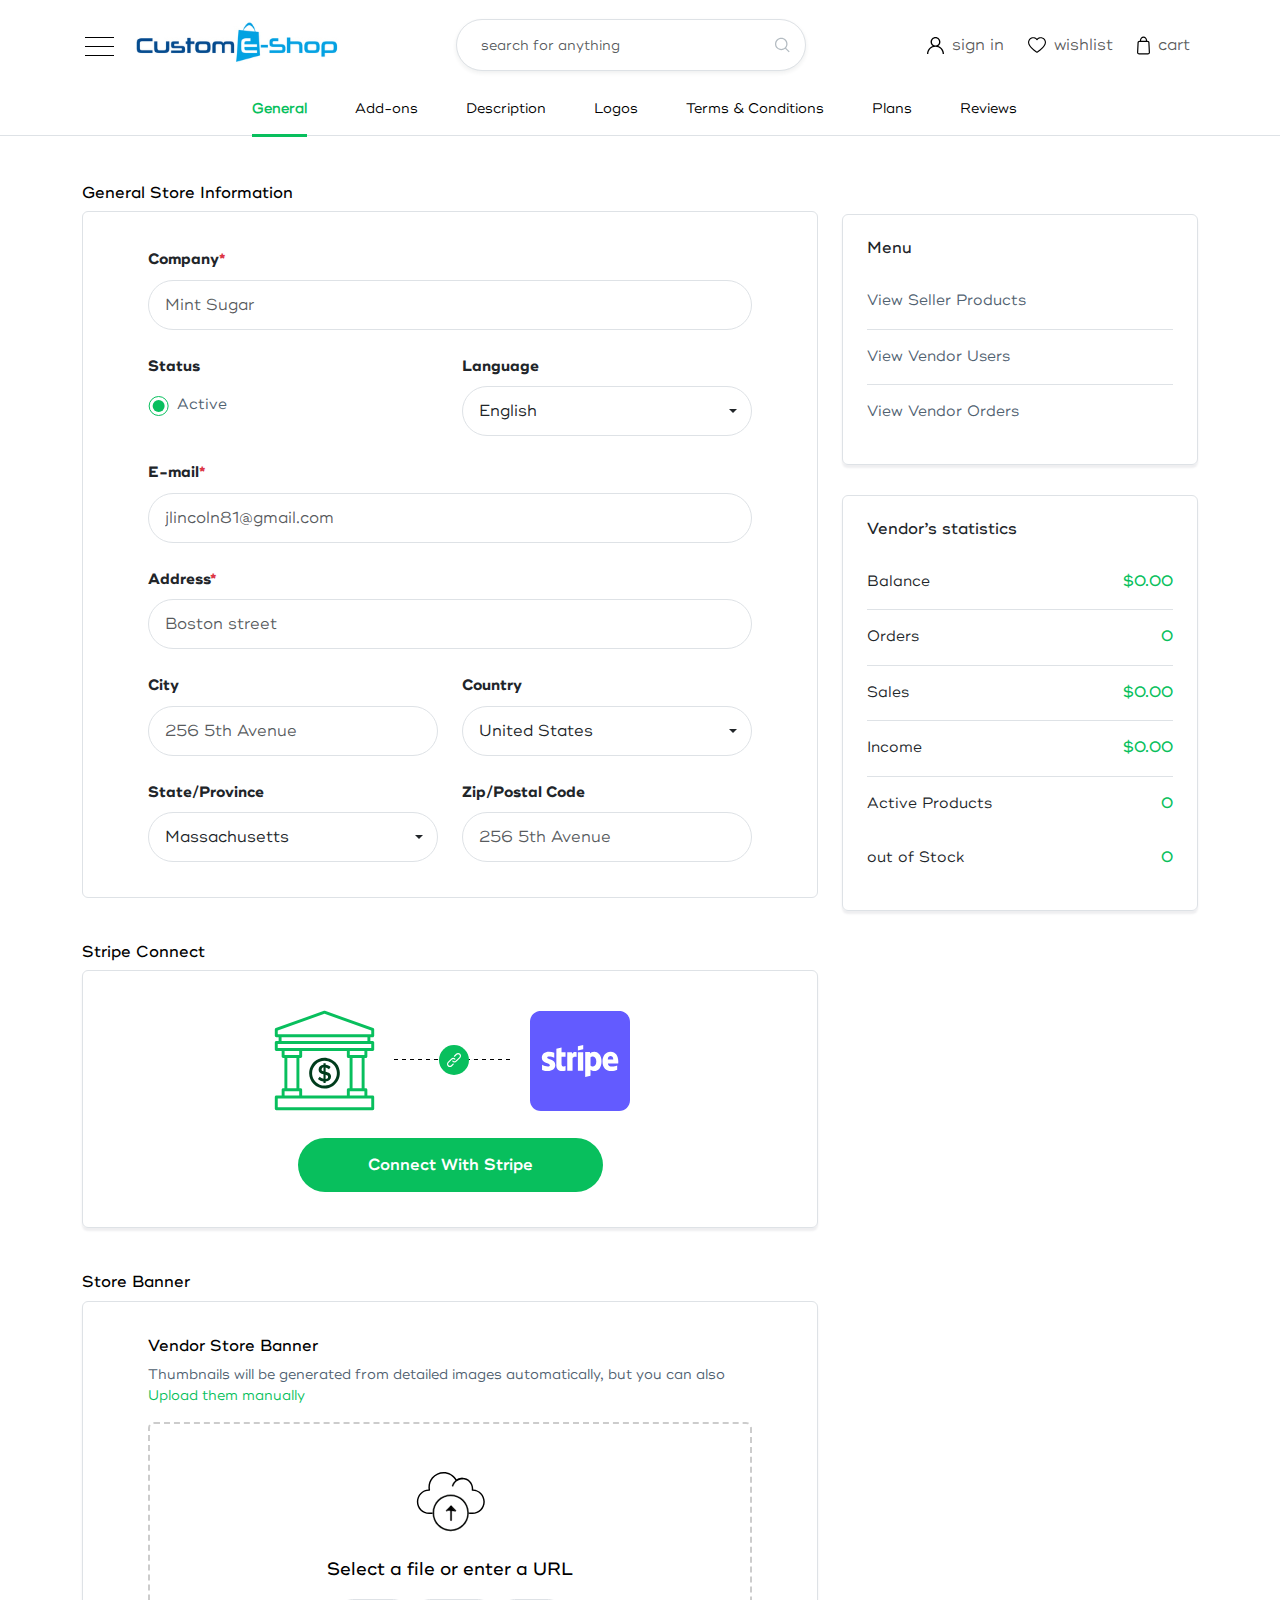
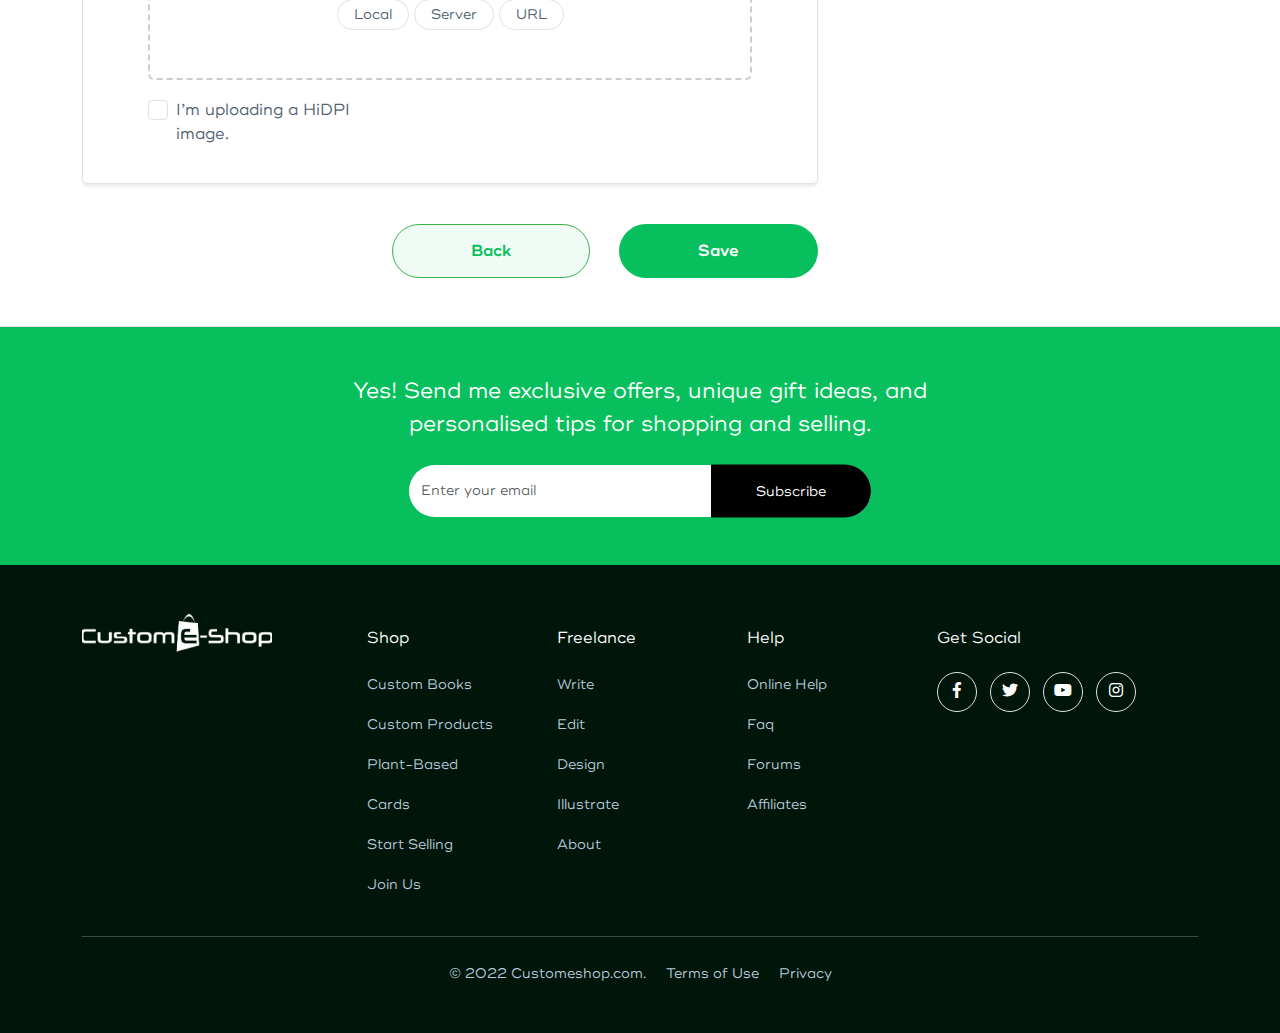
<file: info-details.html>
<!-- @format -->

<!DOCTYPE html>
<html lang="en">
  <head>
    <meta charset="utf-8" />
    <meta name="viewport" content="width=device-width, initial-scale=1" />
    <title>Product info details</title>
    <!-- favicon  -->
    <link rel="icon" href="./images/favicon.io" />
    <!-- Bootstrap CSS -->
    <link rel="stylesheet" href="./css/bootstrap.min.css" />
    <!-- fontawesome icon -->
    <link rel="stylesheet" href="./css/fontawesome-all.min.css" />
    <!-- bootstrap icon -->
    <link rel="stylesheet" href="https://cdn.jsdelivr.net/npm/bootstrap-icons@1.10.5/font/bootstrap-icons.css" />
    <!-- owl carousel css  -->
    <link rel="stylesheet" href="https://cdnjs.cloudflare.com/ajax/libs/OwlCarousel2/2.3.4/assets/owl.carousel.min.css" />
    <!-- owl theme css  -->
    <link rel="stylesheet" href="https://cdnjs.cloudflare.com/ajax/libs/OwlCarousel2/2.3.4/assets/owl.theme.default.min.css" />
    <!-- main style  -->
    <link rel="stylesheet" href="./css/style.css" />
  </head>

  <body class="fw-normal">
    <!-- navigation part html start  -->
    <section id="navigation" class="overflow-hidden">
      <nav class="navbar navbar-expand-lg pt-3">
        <div class="container">
          <button class="btn sidebar sidebar-icon border-0 me-3 p-0"><img src="./images/sidebar-icon.svg" alt="sidebar-icon.svg" class="img-fluid" /></button>
          <button class="btn sidebar sidebar-close d-none border-0 me-3 p-0"><img src="./images/sidebar-close.svg" alt="sidebar-close.svg" class="img-fluid" /></button>
          <a class="navbar-brand" href="./home.html"><img src="./images/logo.svg" alt="logo.svg" class="img-fluid" /></a>
          <form class="d-flex position-relative m-auto" role="search">
            <input class="form-control shadow-sm me-2 fw-normal rounded-pill ps-4 pe-5" type="search" placeholder="search for anything" aria-label="Search" />
            <button class="btn border-0 position-absolute end-0 top-50 translate-middle-y d-flex p-0 me-4" type="submit"><img src="./images/search-icon.svg" alt="search-icon.svg" class="img-fluid" /></button>
          </form>
          <div class="justify-content-end flex-grow-0" id="navbarSupportedContent">
            <ul class="navbar-nav mb-2 mb-lg-0 flex-row">
              <li class="nav-item ms-2">
                <a class="nav-link d-flex align-items-center fw-normal" href="./signIn.html"><img src="./images/user-icon.svg" alt="user-icon.svg" class="img-fluid me-2" /><span class="d-none d-md-block">sign in</span></a>
              </li>
              <li class="nav-item ms-2">
                <a class="nav-link d-flex align-items-center fw-normal" href="./listing.html"><img src="./images/whitelist-icon.svg" alt="whitelist.svg" class="img-fluid me-2" /> <span class="d-none d-md-block">wishlist</span> </a>
              </li>
              <li class="nav-item ms-2">
                <a class="nav-link d-flex align-items-center fw-normal" href="./checkout.html"><img src="./images/cart-icon.svg" alt="cart.svg" class="img-fluid me-2" /> <span class="d-none d-md-block">cart</span></a>
              </li>
            </ul>
          </div>
        </div>
      </nav>
      <!-- sideMenu part html start -->
      <div class="sideMenu bg-white position-absolute border top-0">
        <h3 class="fw-normal text-black">Filters</h3>
        <ul>
          <li class="border-bottom py-3"><a class="fw-medium d-flex align-items-center justify-content-between" href="./product.html">Browse shop</a></li>
          <li class="border-bottom py-3">
            <a class="fw-medium d-flex align-items-center justify-content-between" href="#">Custom Books <i class="fas fa-angle-right"></i></a>
          </li>
          <li class="border-bottom py-3">
            <a class="fw-medium d-flex align-items-center justify-content-between" href="#">Custom Products <i class="fas fa-angle-right"></i></a>
          </li>
          <li class="border-bottom py-3">
            <a class="fw-medium d-flex align-items-center justify-content-between" href="#">Plant-Based<i class="fas fa-angle-right"></i></a>
          </li>
          <li class="border-bottom py-3"><a class="fw-medium d-flex align-items-center justify-content-between" href="./home.html">Home</a></li>
          <li class="border-bottom py-3"><a class="fw-medium d-flex align-items-center justify-content-between" href="#">Crads</a></li>
          <li class="border-bottom py-3"><a class="fw-medium d-flex align-items-center justify-content-between" href="#">Start Selling</a></li>
          <li class="border-bottom py-3"><a class="fw-medium d-flex align-items-center justify-content-between" href="./SignUp.html">Join Us</a></li>
          <li class="py-3"><a class="fw-medium d-flex align-items-center justify-content-between" href="signIn.html">Login</a></li>
        </ul>
      </div>
      <!-- sideMenu part html end -->
    </section>
    <!-- navigation part html end  -->

    <!-- info details part html start  -->
    <section id="info-details" class="border-bottom">
      <div class="border-bottom py-3">
        <div class="container">
          <div class="row">
            <ul class="nav info-details-tab nav-pills justify-content-start justify-content-md-center" id="pills-tab" role="tablist">
              <li class="nav-item px-4 my-2 my-lg-0" role="presentation">
                <button class="nav-link bg-transparent p-0 active" id="pills-general-tab" data-bs-toggle="pill" data-bs-target="#pills-general" type="button" role="tab" aria-controls="pills-general" aria-selected="true">General</button>
              </li>
              <li class="nav-item px-4 my-2 my-lg-0" role="presentation">
                <button class="nav-link bg-transparent p-0" id="pills-add-ons-tab" data-bs-toggle="pill" data-bs-target="#pills-add-ons" type="button" role="tab" aria-controls="pills-add-ons" aria-selected="false">Add-ons</button>
              </li>
              <li class="nav-item px-4 my-2 my-lg-0" role="presentation">
                <button class="nav-link bg-transparent p-0" id="pills-description-tab" data-bs-toggle="pill" data-bs-target="#pills-description" type="button" role="tab" aria-controls="pills-description" aria-selected="false">Description</button>
              </li>
              <li class="nav-item px-4 my-2 my-lg-0" role="presentation">
                <button class="nav-link bg-transparent p-0" id="pills-logos-tab" data-bs-toggle="pill" data-bs-target="#pills-logos" type="button" role="tab" aria-controls="pills-logos" aria-selected="false">Logos</button>
              </li>
              <li class="nav-item px-4 my-2 my-lg-0" role="presentation">
                <button class="nav-link bg-transparent p-0" id="pills-termsConditions-tab" data-bs-toggle="pill" data-bs-target="#pills-termsConditions" type="button" role="tab" aria-controls="pills-termsConditions" aria-selected="false">Terms & Conditions</button>
              </li>
              <li class="nav-item px-4 my-2 my-lg-0" role="presentation">
                <button class="nav-link bg-transparent p-0" id="pills-plans-tab" data-bs-toggle="pill" data-bs-target="#pills-plans" type="button" role="tab" aria-controls="pills-plans" aria-selected="false">Plans</button>
              </li>
              <li class="nav-item px-4 my-2 my-lg-0" role="presentation">
                <button class="nav-link bg-transparent p-0" id="pills-reviews-tab" data-bs-toggle="pill" data-bs-target="#pills-reviews" type="button" role="tab" aria-controls="pills-reviews" aria-selected="false">Reviews</button>
              </li>
            </ul>
          </div>
        </div>
      </div>
      <div class="tab-concent">
        <div class="container">
          <div class="row">
            <div class="col-lg-12">
              <div class="tab-content py-5" id="pills-tabContent">
                <!-- general part html start  -->
                <div class="tab-pane fade show active" id="pills-general" role="tabpanel" aria-labelledby="pills-general-tab" tabindex="0">
                  <div class="row">
                    <div class="col-lg-8 col-md-7 order-md-0 order-1">
                      <div class="general-content">
                        <h6 class="fw-medium text-black">General Store Information</h6>
                        <div class="store-info border rounded-2">
                          <div class="mb-4">
                            <label class="fw-bold mb-2" for="#company">Company<span class="text-danger">*</span></label>
                            <input type="name" class="form-control rounded-pill px-3" id="company" placeholder="Mint Sugar" />
                          </div>
                          <div class="mb-4">
                            <div class="row">
                              <div class="col">
                                <label class="fw-bold mb-3">Status</label>
                                <div class="status-active d-flex align-items-center">
                                  <span>
                                    <svg width="21" height="20" viewBox="0 0 21 20" fill="none" xmlns="http://www.w3.org/2000/svg">
                                      <circle cx="10.6406" cy="10" r="9.5" fill="white" stroke="#08BF5D" />
                                      <circle cx="10.6406" cy="10" r="6" fill="#08BF5D" />
                                    </svg>
                                  </span>
                                  <span class="fw-normal text-muted ms-2">Active</span>
                                </div>
                              </div>
                              <div class="col">
                                <label class="fw-bold mb-2" for="#language">Language</label>
                                <div class="dropdown">
                                  <button class="btn border dropdown-toggle rounded-pill px-3 w-100 text-start" type="button" data-bs-toggle="dropdown" aria-expanded="false">English</button>
                                  <ul class="dropdown-menu">
                                    <li><a class="dropdown-item" href="#">Action</a></li>
                                    <li><a class="dropdown-item" href="#">Another action</a></li>
                                    <li><a class="dropdown-item" href="#">Something else here</a></li>
                                  </ul>
                                </div>
                              </div>
                            </div>
                          </div>
                          <div class="mb-4">
                            <label class="fw-bold mb-2" for="#email">E-mail<span class="text-danger">*</span></label>
                            <input type="email" class="form-control rounded-pill px-3" id="email" placeholder="jlincoln81@gmail.com" />
                          </div>
                          <div class="mb-4">
                            <label class="fw-bold mb-2" for="#address">Address<span class="text-danger">*</span></label>
                            <input type="address" class="form-control rounded-pill px-3" id="address" placeholder="Boston street" />
                          </div>
                          <div class="mb-4">
                            <div class="row">
                              <div class="col">
                                <label class="fw-bold mb-2" for="#city">City</label>
                                <input type="address" class="form-control rounded-pill px-3" id="city" placeholder="256 5th Avenue" />
                              </div>
                              <div class="col">
                                <label class="fw-bold mb-2" for="#country">Country</label>
                                <div class="dropdown">
                                  <button class="btn border dropdown-toggle rounded-pill px-3 w-100 text-start" type="button" data-bs-toggle="dropdown" aria-expanded="false">United States</button>
                                  <ul class="dropdown-menu">
                                    <li><a class="dropdown-item" href="#">Action</a></li>
                                    <li><a class="dropdown-item" href="#">Another action</a></li>
                                    <li><a class="dropdown-item" href="#">Something else here</a></li>
                                  </ul>
                                </div>
                              </div>
                            </div>
                          </div>
                          <div class="mb-0">
                            <div class="row">
                              <div class="col">
                                <label class="fw-bold mb-2" for="#state">State/Province</label>
                                <div class="dropdown">
                                  <button class="btn border dropdown-toggle rounded-pill px-3 w-100 text-start" type="button" data-bs-toggle="dropdown" aria-expanded="false">Massachusetts</button>
                                  <ul class="dropdown-menu">
                                    <li><a class="dropdown-item" href="#">Action</a></li>
                                    <li><a class="dropdown-item" href="#">Another action</a></li>
                                    <li><a class="dropdown-item" href="#">Something else here</a></li>
                                  </ul>
                                </div>
                              </div>
                              <div class="col">
                                <label class="fw-bold mb-2" for="#zip">Zip/Postal Code</label>
                                <input type="text" class="form-control rounded-pill px-3" id="zip" placeholder="256 5th Avenue" />
                              </div>
                            </div>
                          </div>
                        </div>
                      </div>
                      <div class="stripe-content">
                        <h6 class="fw-medium text-black">Stripe Connect</h6>
                        <div class="border rounded-2 stripe-connect text-center">
                          <div class="stripe-connect-items d-flex justify-content-center align-items-center mb-4">
                            <div class="bank-img">
                              <img src="./images/bank.svg" alt="bank.svg" class="img-fluid" />
                            </div>
                            <div class="connect mx-3">
                              <img src="./images/connect-icon.svg" alt="connect-icon.svg" class="img-fluid" />
                            </div>
                            <div class="stripe-img">
                              <img src="./images/stripe.svg" alt="stripe.svg" class="img-fluid" />
                            </div>
                          </div>
                          <button class="stripe-connect-btn rounded-pill border-0 fw-semibold text-white">Connect With Stripe</button>
                        </div>
                      </div>
                      <div class="sotreBanner-content">
                        <h6 class="fw-medium text-black">Store Banner</h6>
                        <div class="border rounded-2 sotreBanner-items">
                          <h6 class="fw-medium text-black">Vendor Store Banner</h6>
                          <p class="text-muted fw-normal">
                            Thumbnails will be generated from detailed images automatically, but you can also <br />
                            <a href="#">Upload them manually</a>
                          </p>
                          <div class="file-upload rounded-2 py-5 text-center">
                            <a href="#">
                              <img src="./images/upload-icon.svg" alt="upload-icon.svg" class="img-fluid" />
                              <p class="fw-medium text-black pt-4">Select a file or enter a URL</p>
                              <button class="upload-btn text-muted rounded-pill px-3 py-1 border bg-transparent">Local</button>
                              <button class="upload-btn text-muted rounded-pill px-3 py-1 border bg-transparent">Server</button>
                              <button class="upload-btn text-muted rounded-pill px-3 py-1 border bg-transparent">URL</button>
                            </a>
                          </div>
                          <div class="upload-checkbox pt-3">
                            <div class="form-check d-flex align-items-start">
                              <input class="form-check-input" type="checkbox" value="" id="flexCheckChecked" />
                              <label class="form-check-label ms-2 text-muted" for="flexCheckChecked"> I’m uploading a HiDPI image. </label>
                            </div>
                          </div>
                        </div>
                      </div>
                      <div class="back-save-btn text-end pt-4 mt-3">
                        <button class="btn btn-outline-success rounded-pill fw-semibold me-4">Back</button>
                        <button class="btn save-btn rounded-pill text-white fw-semibold">Save</button>
                      </div>
                    </div>
                    <div class="col-lg-4 col-md-5 order-md-1 order-0">
                      <div class="menu-content border rounded-2 p-4">
                        <h6 class="fw-medium">Menu</h6>
                        <ul class="pt-2">
                          <li class="py-3 border-bottom"><a class="text-muted" href="#">View Seller Products</a></li>
                          <li class="py-3 border-bottom"><a class="text-muted" href="#">View Vendor Users</a></li>
                          <li class="py-3"><a class="text-muted" href="#">View Vendor Orders</a></li>
                        </ul>
                      </div>
                      <div class="menu-content border rounded-2 p-4 mb-5">
                        <h6 class="fw-medium">Vendor’s statistics</h6>
                        <ul class="pt-2">
                          <li class="py-3 border-bottom d-flex align-items-center justify-content-between">
                            <span class="fw-normal">Balance</span>
                            <label class="fw-medium">$0.00</label>
                          </li>
                          <li class="py-3 border-bottom d-flex align-items-center justify-content-between">
                            <span class="fw-normal">Orders</span>
                            <label class="fw-medium">0</label>
                          </li>
                          <li class="py-3 border-bottom d-flex align-items-center justify-content-between">
                            <span class="fw-normal">Sales</span>
                            <label class="fw-medium">$0.00</label>
                          </li>
                          <li class="py-3 border-bottom d-flex align-items-center justify-content-between">
                            <span class="fw-normal">Income</span>
                            <label class="fw-medium">$0.00</label>
                          </li>
                          <li class="py-3 d-flex align-items-center justify-content-between">
                            <span class="fw-normal">Active Products</span>
                            <label class="fw-medium">0</label>
                          </li>
                          <li class="py-3 d-flex align-items-center justify-content-between">
                            <span class="fw-normal">out of Stock</span>
                            <label class="fw-medium">0</label>
                          </li>
                        </ul>
                      </div>
                    </div>
                  </div>
                </div>
                <!-- general part html start  -->

                <!-- add-ons part html start  -->
                <div class="tab-pane fade" id="pills-add-ons" role="tabpanel" aria-labelledby="pills-add-ons-tab" tabindex="0">...</div>
                <!-- add-ons part html end  -->

                <!-- description part html start  -->
                <div class="tab-pane fade" id="pills-description" role="tabpanel" aria-labelledby="pills-description-tab" tabindex="0">
                  <div class="row">
                    <div class="col-lg-8">
                      <div class="description-box">
                        <h6 class="fw-medium">Description</h6>
                        <div class="mb-3 box-editor position-relative">
                          <textarea class="form-control pt-5" id="exampleFormControlTextarea1" rows="27"></textarea>
                          <div class="text-control w-100 d-flex px-2 border-bottom position-absolute top-0">
                            <div class="back-forward me-2 mt-2">
                              <a class="m-1" href="#"><img src="./images/textBoxIcon/back-icon.svg" alt="back-icon.svg" /></a>
                              <a class="m-1" href="#"><img src="./images/textBoxIcon/forward-icon.svg" alt="back-icon.svg" /></a>
                            </div>
                            <div class="font-choose-box ps-2 me-2 border-start pb-1 pt-2">
                              <div class="dropdown">
                                <button class="btn p-0 border-0" type="button" data-bs-toggle="dropdown" aria-expanded="false">Paragraph <i class="bi bi-chevron-down ms-1"></i></button>
                                <ul class="dropdown-menu">
                                  <li><a class="dropdown-item" href="#">Action</a></li>
                                  <li><a class="dropdown-item" href="#">Another action</a></li>
                                  <li><a class="dropdown-item" href="#">Something else here</a></li>
                                </ul>
                              </div>
                            </div>
                            <div class="text-formating border-start d-flex align-items-center me-2">
                              <a class="mx-1" href="#"><img src="./images/textBoxIcon/font-bold-icon.svg" class="img-fluid" alt="font-bold-icon.svg" /></a>
                              <a class="mx-1" href="#"><img src="./images/textBoxIcon/font-italic-icon.svg" class="img-fluid" alt="font-italic-icon.svg" /></a>

                              <div class="dropdown">
                                <a class="mx-1 d-flex" href="#" role="button" data-bs-toggle="dropdown" aria-expanded="false"><img src="./images/textBoxIcon/font-border-icon.svg" class="img-fluid" alt="font-border-icon.svg" /><i class="bi bi-chevron-down ms-1 align-items-center text-dark mt-2"></i></a>

                                <ul class="dropdown-menu p-0 mw-100" style="min-width: 0">
                                  <li>
                                    <a class="dropdown-item p-2" href="#"><img src="./images/textBoxIcon/font-border-icon.svg" class="img-fluid" alt="font-border-icon.svg" /></a>
                                  </li>
                                  <li>
                                    <a class="dropdown-item p-2" href="#"><img src="./images/textBoxIcon/font-border-icon.svg" class="img-fluid" alt="font-border-icon.svg" /></a>
                                  </li>
                                  <li>
                                    <a class="dropdown-item p-2" href="#"><img src="./images/textBoxIcon/font-border-icon.svg" class="img-fluid" alt="font-border-icon.svg" /></a>
                                  </li>
                                </ul>
                              </div>
                            </div>
                            <div class="text-listing d-flex align-items-center border-start me-2 px-1">
                              <div class="dropdown mx-1">
                                <a class="mx-1 d-flex" href="#" role="button" data-bs-toggle="dropdown" aria-expanded="false"><img src="./images/textBoxIcon/font-border-list.svg" class="img-fluid" alt="font-border-list.svg" /><i class="bi bi-chevron-down ms-1 align-items-center pt-1 text-dark"></i></a>

                                <ul class="dropdown-menu p-0 mw-100" style="min-width: 0">
                                  <li>
                                    <a class="dropdown-item p-2" href="#"><img src="./images/textBoxIcon/font-border-list.svg" class="img-fluid" alt="font-border-list.svg" /></a>
                                  </li>
                                  <li>
                                    <a class="dropdown-item p-2" href="#"><img src="./images/textBoxIcon/font-border-list.svg" class="img-fluid" alt="font-border-list.svg" /></a>
                                  </li>
                                  <li>
                                    <a class="dropdown-item p-2" href="#"><img src="./images/textBoxIcon/font-border-list.svg" class="img-fluid" alt="font-border-list.svg" /></a>
                                  </li>
                                </ul>
                              </div>
                              <div class="dropdown mx-1">
                                <a class="mx-1 d-flex" href="#" role="button" data-bs-toggle="dropdown" aria-expanded="false"><img src="./images/textBoxIcon/font-dot-list.svg" class="img-fluid" alt="font-dot-list.svg" /><i class="bi bi-chevron-down ms-1 align-items-center mt-1 text-dark"></i></a>

                                <ul class="dropdown-menu p-0 mw-100" style="min-width: 0">
                                  <li>
                                    <a class="dropdown-item p-2" href="#"><img src="./images/textBoxIcon/font-dot-list.svg" class="img-fluid" alt="font-dot-list.svg" /></a>
                                  </li>
                                  <li>
                                    <a class="dropdown-item p-2" href="#"><img src="./images/textBoxIcon/font-dot-list.svg" class="img-fluid" alt="font-dot-list.svg" /></a>
                                  </li>
                                  <li>
                                    <a class="dropdown-item p-2" href="#"><img src="./images/textBoxIcon/font-dot-list.svg" class="img-fluid" alt="font-dot-list.svg" /></a>
                                  </li>
                                </ul>
                              </div>
                              <div class="dropdown mx-2">
                                <a class="mx-1 d-flex" href="#" role="button" data-bs-toggle="dropdown" aria-expanded="false"><img src="./images/textBoxIcon/font-num-list.svg" class="img-fluid" alt="font-num-list.svg" /><i class="bi bi-chevron-down ms-1 align-items-center text-dark mt-1"></i></a>

                                <ul class="dropdown-menu p-0 mw-100" style="min-width: 0">
                                  <li>
                                    <a class="dropdown-item p-2" href="#"><img src="./images/textBoxIcon/font-num-list.svg" class="img-fluid" alt="font-num-list.svg" /></a>
                                  </li>
                                  <li>
                                    <a class="dropdown-item p-2" href="#"><img src="./images/textBoxIcon/font-num-list.svg" class="img-fluid" alt="font-num-list.svg" /></a>
                                  </li>
                                  <li>
                                    <a class="dropdown-item p-2" href="#"><img src="./images/textBoxIcon/font-num-list.svg" class="img-fluid" alt="font-num-list.svg" /></a>
                                  </li>
                                </ul>
                              </div>
                              <a class="mx-1" href="#"><img src="./images/textBoxIcon/font-text-align-right.svg" class="img-fluid" alt="font-bold-icon.svg" /></a>
                              <a class="ms-2" href="#"><img src="./images/textBoxIcon/font-text-align-right.svg" class="img-fluid" alt="font-italic-icon.svg" /></a>
                            </div>
                            <div class="text-table d-flex align-items-center border-start px-2">
                              <a class="mx-1" href="#"><img src="./images/textBoxIcon/font-table-icon.svg" class="img-fluid" alt="font-table-icon.svg" /></a>
                            </div>
                            <div class="text-info d-flex align-items-center border-start px-2">
                              <a class="mx-1" href="#"><img src="./images/textBoxIcon/format-info-icon.svg" class="img-fluid" alt="format-info-icon.svg" /></a>
                            </div>
                          </div>
                        </div>
                      </div>
                    </div>
                    <div class="col-lg-4">
                      <div class="menu-content border rounded-2 p-4">
                        <h6 class="fw-medium">Menu</h6>
                        <ul class="pt-2">
                          <li class="py-3 border-bottom"><a class="text-muted" href="#">View Seller Products</a></li>
                          <li class="py-3 border-bottom"><a class="text-muted" href="#">View Vendor Users</a></li>
                          <li class="py-3"><a class="text-muted" href="#">View Vendor Orders</a></li>
                        </ul>
                      </div>
                      <div class="menu-content border rounded-2 p-4 mb-5">
                        <h6 class="fw-medium">Vendor’s statistics</h6>
                        <ul class="pt-2">
                          <li class="py-3 border-bottom d-flex align-items-center justify-content-between">
                            <span class="fw-normal">Balance</span>
                            <label class="fw-medium">$0.00</label>
                          </li>
                          <li class="py-3 border-bottom d-flex align-items-center justify-content-between">
                            <span class="fw-normal">Orders</span>
                            <label class="fw-medium">0</label>
                          </li>
                          <li class="py-3 border-bottom d-flex align-items-center justify-content-between">
                            <span class="fw-normal">Sales</span>
                            <label class="fw-medium">$0.00</label>
                          </li>
                          <li class="py-3 border-bottom d-flex align-items-center justify-content-between">
                            <span class="fw-normal">Income</span>
                            <label class="fw-medium">$0.00</label>
                          </li>
                          <li class="py-3 d-flex align-items-center justify-content-between">
                            <span class="fw-normal">Active Products</span>
                            <label class="fw-medium">0</label>
                          </li>
                          <li class="py-3 d-flex align-items-center justify-content-between">
                            <span class="fw-normal">out of Stock</span>
                            <label class="fw-medium">0</label>
                          </li>
                        </ul>
                      </div>
                    </div>
                  </div>
                </div>
                <!-- description part html end  -->

                <!-- logos part html start  -->
                <div class="tab-pane fade" id="pills-logos" role="tabpanel" aria-labelledby="pills-logos-tab" tabindex="0">...</div>
                <!-- logos part html end  -->

                <!-- termsConditions part html start  -->
                <div class="tab-pane fade" id="pills-termsConditions" role="tabpanel" aria-labelledby="pills-termsConditions-tab" tabindex="0">...</div>
                <!-- termsConditions part html end  -->

                <!-- plans part html start  -->
                <div class="tab-pane fade" id="pills-plans" role="tabpanel" aria-labelledby="pills-plans-tab" tabindex="0">
                  <div class="plan-price">
                    <h6 class="fw-medium text-black mb-5">Choose Your Plan</h6>
                    <div class="row">
                      <div class="col-lg-3 col-md-6 col-sm-6 mb-5">
                        <div class="price-items h-100">
                          <div class="item border text-center rounded-2 h-100">
                            <a href="#">
                              <div class="p-4 price-item-feature">
                                <h6 class="fw-medium text-black">Starter Plan</h6>
                                <p class="text-muted pt-1">$1/Month Starting <br />1/1/2021</p>
                              </div>
                              <div class="bg-black price position-relative py-3">
                                <p class="text-white fw-bold mb-0">Free/<span class="fw-normal">Month</span></p>
                              </div>
                              <div class="p-4">
                                <p class="mb-0 text-muted pt-4"><strong class="text-black">25</strong> Products <strong class="text-black">Unlimited</strong> revenue Vendor microspore Transaction free <strong class="text-black">5%</strong></p>
                              </div>
                            </a>
                          </div>
                        </div>
                      </div>
                      <div class="col-lg-3 col-md-6 col-sm-6 mb-5">
                        <div class="price-items h-100">
                          <div class="item border text-center rounded-2 h-100">
                            <a href="#">
                              <div class="p-4 price-item-feature">
                                <h6 class="fw-medium text-black">Growth Plan</h6>
                                <p class="text-muted pt-1">
                                  $3/Month Starting <br />
                                  1/1/2021
                                </p>
                              </div>
                              <div class="bg-black price position-relative py-3">
                                <p class="text-white fw-bold mb-0">Free/<span class="fw-normal">Month</span></p>
                              </div>
                              <div class="p-4">
                                <p class="mb-0 text-muted pt-4"><strong class="text-black">100</strong> Products <strong class="text-black">Unlimited</strong> revenue Vendor microspore Transaction free <strong class="text-black">4.5%</strong></p>
                              </div>
                            </a>
                          </div>
                        </div>
                      </div>
                      <div class="col-lg-3 col-md-6 col-sm-6 mb-5">
                        <div class="price-items h-100 active">
                          <div class="active-plan text-center position-absolute w-100 rounded-top">
                            <h6 class="fw-normal text-white text-uppercase mb-0 py-2">Current Plan</h6>
                          </div>
                          <div class="item border text-center rounded-2 h-100">
                            <a href="#">
                              <div class="p-4 price-item-feature">
                                <h6 class="fw-medium text-black">Professional Plan</h6>
                                <p class="text-muted mb-0 pt-1">
                                  $2/Month Starting <br />
                                  5/1/2020 <br />
                                  -$5/Month Starting <br />
                                  1/1/2021
                                </p>
                              </div>
                              <div class="bg-black price position-relative py-3">
                                <p class="text-white fw-bold mb-0">Free/<span class="fw-normal">Month</span></p>
                              </div>
                              <div class="p-4">
                                <p class="mb-0 text-muted pt-4"><strong class="text-black">250</strong> Products <strong class="text-black">Unlimited</strong> revenue Vendor microspore Transaction free <strong class="text-black">4%</strong></p>
                              </div>
                            </a>
                          </div>
                        </div>
                      </div>
                      <div class="col-lg-3 col-md-6 col-sm-6 mb-5">
                        <div class="price-items h-100">
                          <div class="item border text-center rounded-2 h-100">
                            <a href="#">
                              <div class="p-4 price-item-feature">
                                <h6 class="fw-medium text-black">All-star Plan</h6>
                                <p class="text-muted mb-0 pt-1">
                                  $7/Month Starting <br />
                                  5/1/2020 <br />
                                  -$10/Month Starting <br />
                                  1/1/2021
                                </p>
                              </div>
                              <div class="bg-black price position-relative py-3">
                                <p class="text-white fw-bold mb-0">Free/<span class="fw-normal">Month</span></p>
                              </div>
                              <div class="p-4">
                                <p class="mb-0 text-muted pt-4"><strong class="text-black">1000</strong> Products <strong class="text-black">Unlimited</strong> revenue Vendor microspore Transaction free <strong class="text-black">3.5%</strong></p>
                              </div>
                            </a>
                          </div>
                        </div>
                      </div>
                    </div>
                  </div>
                </div>
                <!-- plans part html end  -->

                <!-- reviews part html start  -->
                <div class="tab-pane fade" id="pills-reviews" role="tabpanel" aria-labelledby="pills-reviews-tab" tabindex="0">...</div>
                <!-- reviews part html end  -->
              </div>
            </div>
          </div>
        </div>
      </div>
    </section>
    <!-- info details part html end  -->

    <!-- subscribe part html start -->
    <section id="subscribe" class="py-5 overflow-hidden">
      <div class="container">
        <div class="row">
          <div class="col-lg-7 m-auto">
            <div class="subscribe-content text-center">
              <p class="text-white fw-normal mb-4">Yes! Send me exclusive offers, unique gift ideas, and personalised tips for shopping and selling.</p>
              <form class="position-relative m-auto" role="search">
                <input class="form-control me-2 rounded-pill fw-normal shadow-none border-0" type="search" placeholder="Enter your email" aria-label="Search" />
                <button class="btn text-white fw-normal rounded-start-0 rounded-pill border-0 shadow-none bg-black position-absolute translate-middle-y" type="submit">Subscribe</button>
              </form>
            </div>
          </div>
        </div>
      </div>
    </section>
    <!-- subscribe part html end -->

    <!-- footer part html start -->
    <footer id="footer" class="py-5 overflow-hidden">
      <div class="container">
        <div class="row">
          <div class="col-lg-3">
            <div class="logo text-center text-xl-start mb-4 mb-xl-0">
              <img src="./images/logo-white.png" alt="logo-white.png" class="img-fluid" />
            </div>
          </div>
          <div class="col-6 col-md-4 col-lg-2">
            <div class="footer-items pt-3">
              <h6 class="text-white fw-normal mb-4">Shop</h6>
              <ul>
                <li class="mb-3"><a class="fw-normal" href="#">Custom Books</a></li>
                <li class="mb-3"><a class="fw-normal" href="#">Custom Products</a></li>
                <li class="mb-3"><a class="fw-normal" href="#">Plant-Based</a></li>
                <li class="mb-3"><a class="fw-normal" href="#">Cards</a></li>
                <li class="mb-3"><a class="fw-normal" href="#">Start Selling</a></li>
                <li class="mb-3"><a class="fw-normal" href="#">Join Us</a></li>
              </ul>
            </div>
          </div>
          <div class="col-6 col-md-4 col-lg-2">
            <div class="footer-items pt-3">
              <h6 class="text-white fw-normal mb-4">Freelance</h6>
              <ul>
                <li class="mb-3"><a class="fw-normal" href="#">Write</a></li>
                <li class="mb-3"><a class="fw-normal" href="#">Edit</a></li>
                <li class="mb-3"><a class="fw-normal" href="#">Design</a></li>
                <li class="mb-3"><a class="fw-normal" href="#">Illustrate</a></li>
                <li class="mb-3"><a class="fw-normal" href="#">About</a></li>
              </ul>
            </div>
          </div>
          <div class="col-6 col-md-4 col-lg-2">
            <div class="footer-items pt-3">
              <h6 class="text-white fw-normal mb-4">Help</h6>
              <ul>
                <li class="mb-3"><a class="fw-normal" href="#">Online Help</a></li>
                <li class="mb-3"><a class="fw-normal" href="#">Faq</a></li>
                <li class="mb-3"><a class="fw-normal" href="#">Forums</a></li>
                <li class="mb-3"><a class="fw-normal" href="#">Affiliates</a></li>
              </ul>
            </div>
          </div>
          <div class="col-lg">
            <div class="footer-items pt-3 social-icon text-center text-lg-start">
              <h6 class="text-white fw-normal mb-4">Get Social</h6>
              <a class="text-white rounded-circle text-center border d-inline-block me-2" href="#"><i class="fab fa-facebook-f"></i></a>
              <a class="text-white rounded-circle text-center border d-inline-block me-2" href="#"><i class="fab fa-twitter"></i></a>
              <a class="text-white rounded-circle text-center border d-inline-block me-2" href="#"><i class="fab fa-youtube"></i></a>
              <a class="text-white rounded-circle text-center border d-inline-block" href="#"><i class="fab fa-instagram"></i></a>
            </div>
          </div>
        </div>
        <div class="row">
          <div class="col-lg-12">
            <div class="footer-bottom mt-4 text-center pt-4">
              <small class="fw-normal">© 2022 Customeshop.com. <a class="ms-3" href="#">Terms of Use </a> <a class="ms-3" href="#">Privacy</a></small>
            </div>
          </div>
        </div>
      </div>
    </footer>
    <!-- footer part html end -->

    <!-- jQuery library  -->
    <script src="./js/jquery-1.12.1.min.js"></script>
    <!-- owl carousel  -->
    <script src="https://cdnjs.cloudflare.com/ajax/libs/OwlCarousel2/2.3.4/owl.carousel.min.js"></script>
    <!-- Bootstrap Bundle with Popper -->
    <script src="./js/bootstrap.bundle.min.js"></script>
    <!-- custom js -->
    <script src="./js/custom.js"></script>
  </body>
</html>
</file>
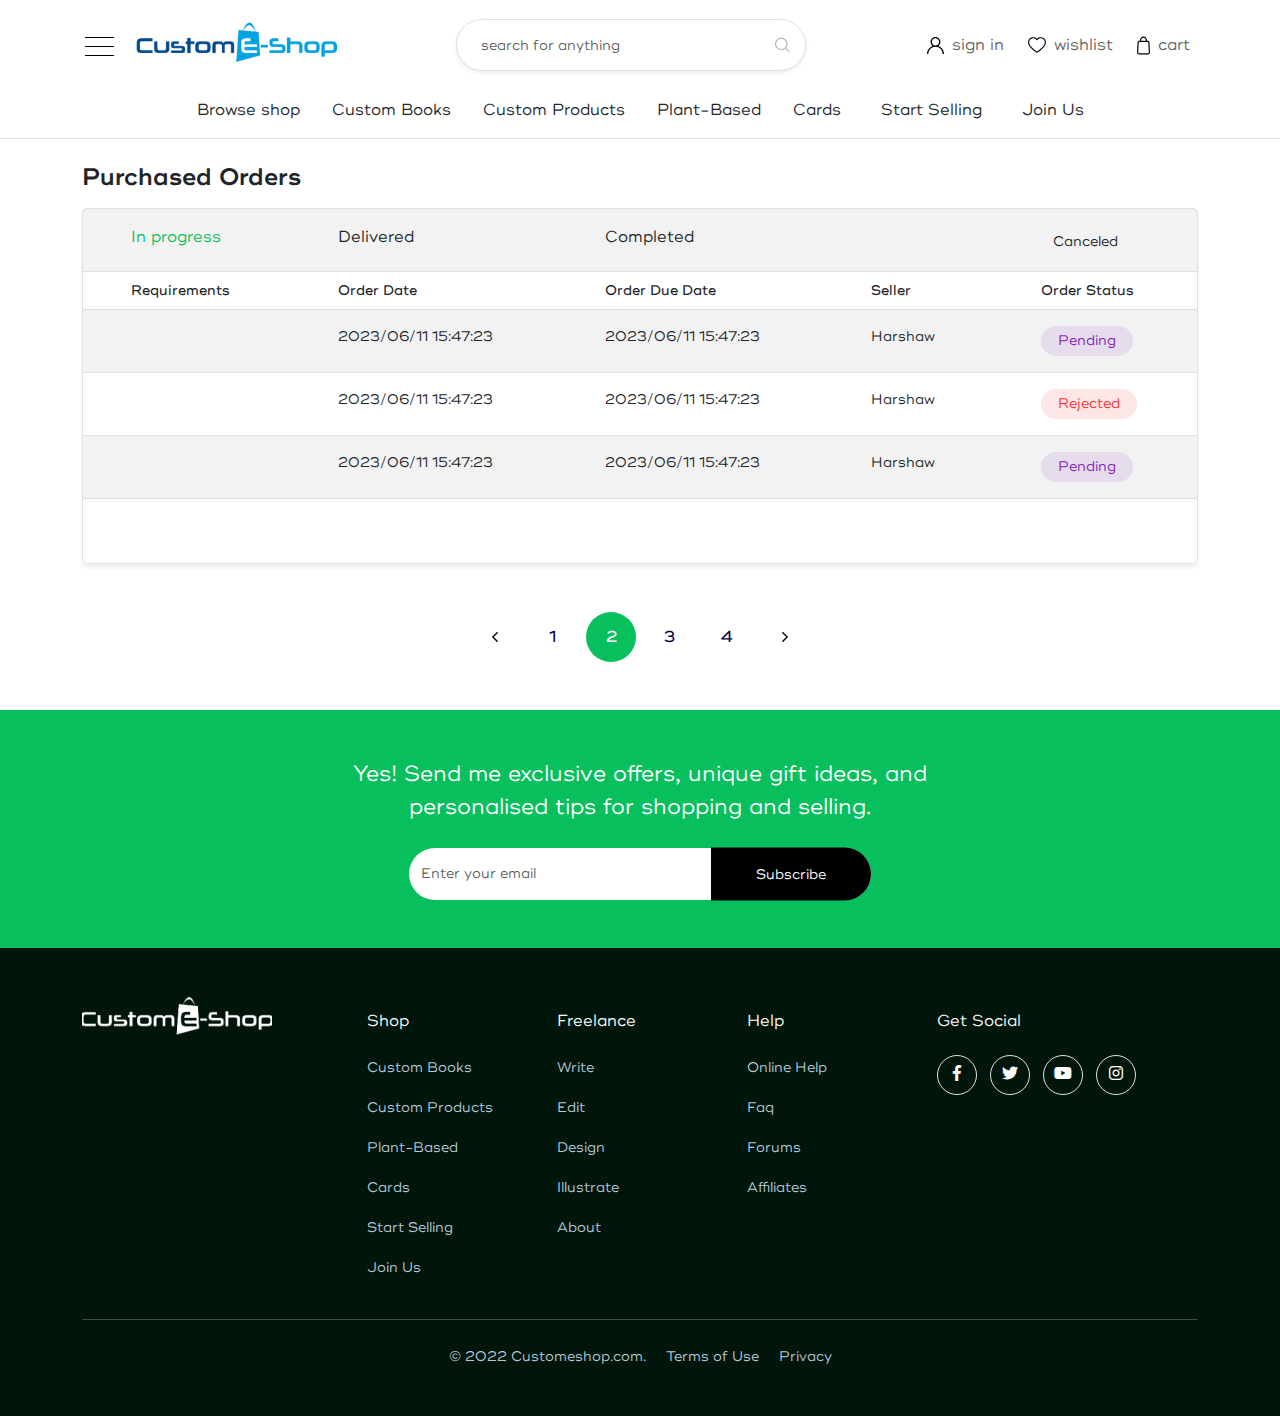
<file: listing.html>
<!doctype html>
<html lang="en">

<head>
    <meta charset="utf-8">
    <meta name="viewport" content="width=device-width, initial-scale=1">
    <title>Product Whitelist</title>
    <!-- favicon  -->
    <link rel="icon" href="./images/favicon.io">
    <!-- Bootstrap CSS -->
    <link rel="stylesheet" href="./css/bootstrap.min.css">
    <!-- fontawesome icon -->
    <link rel="stylesheet" href="./css/fontawesome-all.min.css">
    <!-- owl carousel css  -->
    <link rel="stylesheet" href="https://cdnjs.cloudflare.com/ajax/libs/OwlCarousel2/2.3.4/assets/owl.carousel.min.css" />
    <!-- owl theme css  -->
    <link rel="stylesheet" href="https://cdnjs.cloudflare.com/ajax/libs/OwlCarousel2/2.3.4/assets/owl.theme.default.min.css" />
    <!-- main style  -->
    <link rel="stylesheet" href="./css/style.css">

</head>

<body class="fw-normal">

    <!-- navigation part html start  -->
    <section id="navigation" class="border-bottom overflow-hidden">
        <nav class="navbar navbar-expand-lg pt-3">
            <div class="container">
                <button class="btn sidebar sidebar-icon border-0 me-3 p-0"><img src="./images/sidebar-icon.svg" alt="sidebar-icon.svg" class="img-fluid"></button>
                <button class="btn sidebar sidebar-close d-none border-0 me-3 p-0"><img src="./images/sidebar-close.svg" alt="sidebar-close.svg" class="img-fluid"></button>
                <a class="navbar-brand" href="./home.html"><img src="./images/logo.svg" alt="logo.svg" class="img-fluid"></a>
                <form class="d-flex position-relative m-auto" role="search">
                    <input class="form-control shadow-sm me-2 fw-normal rounded-pill ps-4 pe-5" type="search" placeholder="search for anything" aria-label="Search">
                    <button class="btn border-0 position-absolute end-0 top-50 translate-middle-y d-flex p-0 me-4" type="submit"><img src="./images/search-icon.svg" alt="search-icon.svg" class="img-fluid"></button>
                </form>
                <div class="justify-content-end flex-grow-0" id="navbarSupportedContent">
                    <ul class="navbar-nav mb-2 mb-lg-0 flex-row">
                        <li class="nav-item ms-2">
                            <a class="nav-link d-flex align-items-center fw-normal" href="./signIn.html"><img src="./images/user-icon.svg" alt="user-icon.svg" class="img-fluid me-2"><span class="d-none d-md-block">sign in</span></a>
                        </li>
                        <li class="nav-item ms-2">
                            <a class="nav-link d-flex align-items-center fw-normal" href="./listing.html"><img src="./images/whitelist-icon.svg" alt="whitelist.svg" class="img-fluid me-2"> <span class="d-none d-md-block">wishlist</span> </a>
                        </li>
                        <li class="nav-item ms-2">
                            <a class="nav-link d-flex align-items-center fw-normal" href="./checkout.html"><img src="./images/cart-icon.svg" alt="cart.svg" class="img-fluid me-2"> <span class="d-none d-md-block">cart</span></a>
                        </li>
                    </ul>
                </div>
            </div>
        </nav>
        <!-- sideMenu part html start -->
        <div class="sideMenu bg-white position-absolute border top-0">
            <h3 class="fw-normal text-black">Filters</h3>
            <ul>
                <li class="border-bottom py-3"><a class="fw-medium d-flex align-items-center justify-content-between" href="./product.html">Browse shop</a></li>
                <li class="border-bottom py-3"><a class="fw-medium d-flex align-items-center justify-content-between" href="#">Custom Books <i class="fas fa-angle-right"></i></a></li>
                <li class="border-bottom py-3"><a class="fw-medium d-flex align-items-center justify-content-between" href="#">Custom Products <i class="fas fa-angle-right"></i></a></li>
                <li class="border-bottom py-3"><a class="fw-medium d-flex align-items-center justify-content-between" href="#">Plant-Based<i class="fas fa-angle-right"></i></a></li>
                <li class="border-bottom py-3"><a class="fw-medium d-flex align-items-center justify-content-between" href="./home.html">Home</a></li>
                <li class="border-bottom py-3"><a class="fw-medium d-flex align-items-center justify-content-between" href="#">Crads</a></li>
                <li class="border-bottom py-3"><a class="fw-medium d-flex align-items-center justify-content-between" href="#">Start Selling</a></li>
                <li class="border-bottom py-3"><a class="fw-medium d-flex align-items-center justify-content-between" href="./SignUp.html">Join Us</a></li>
                <li class="py-3"><a class="fw-medium d-flex align-items-center justify-content-between" href="signIn.html">Login</a></li>
            </ul>
        </div>
        <!-- sideMenu part html end -->
        <!-- navbar bottom menu start -->
        <nav class="menu py-3 d-none d-md-block">
            <div class="container">
                <div class="row">
                    <div class="col-lg-12">
                        <ul class="d-flex justify-content-center">
                            <li class="nav-item px-2 px-lg-3">
                                <a class="nav-link d-flex align-items-center fw-normal" href="./product.html">Browse shop</a>
                            </li>
                            <li class="nav-item px-2 px-lg-3">
                                <a class="nav-link d-flex align-items-center fw-normal" href="#">Custom Books</a>
                            </li>
                            <li class="nav-item px-2 px-lg-3">
                                <a class="nav-link d-flex align-items-center fw-normal" href="#">Custom Products</a>
                            </li>
                            <li class="nav-item px-2 px-lg-3">
                                <a class="nav-link d-flex align-items-center fw-normal" href="#">Plant-Based</a>
                            </li>
                            <li class="nav-item px-2 px-lg-3">
                                <a class="nav-link d-flex align-items-center fw-normal" href="#">Cards</a>
                            </li>
                            <li class="nav-item px-2 px-lg-4">
                                <a class="nav-link d-flex align-items-center fw-normal" href="#">Start Selling</a>
                            </li>
                            <li class="nav-item px-2 px-lg-3">
                                <a class="nav-link d-flex align-items-center fw-normal" href="./SignUp.html">Join Us</a>
                            </li>
                        </ul>
                    </div>
                </div>
            </div>
        </nav>
        <!-- navbar bottom menu end -->

    </section>
    <!-- navigation part html end  -->

    <!-- listing table part html start  -->
    <section id="listing-table" class="pb-5">
        <div class="container">
            <div class="row">
                <div class="col-lg-12">
                    <div class="listing-header mb-3 pt-4">
                        <h4 class="fw-semibold">Purchased Orders</h4>
                    </div>
                    <div class="listing-table border rounded pb-5">
                        <table class="table table-striped">
                            <tbody>
                                <tr class="active">
                                    <td scope="col" class="fw-normal py-3 px-5">In progress</td>
                                    <td scope="col" class="fw-normal py-3 px-5">Delivered</td>
                                    <td colspan="2" scope="col" class="fw-normal py-3 px-5">Completed</td>
                                    <td scope="col" class="fw-normal py-3 px-5"><button class="btn border-0">Canceled</button></td>
                                </tr>
                                <tr>
                                    <th scope="col" class="fw-medium px-5">Requirements</th>
                                    <th scope="col" class="fw-medium px-5">Order Date</th>
                                    <th scope="col" class="fw-medium px-5">Order Due Date</th>
                                    <th scope="col" class="fw-medium px-5">Seller</th>
                                    <th scope="col" class="fw-medium px-5">Order Status</th>
                                </tr>
                                <tr>
                                    <td class="px-5 py-3 fw-normal"></td>
                                    <td class="px-5 py-3 fw-normal">2023/06/11 15:47:23</td>
                                    <td class="px-5 py-3 fw-normal">2023/06/11 15:47:23</td>
                                    <td class="px-5 py-3 fw-normal">Harshaw</td>
                                    <td class="px-5 py-3 fw-normal"><button class="btn rounded-pill padding-btn py-0 px-3">Pending</button></td>
                                </tr>
                                <tr>
                                    <td class="px-5 py-3 fw-normal"></td>
                                    <td class="px-5 py-3 fw-normal">2023/06/11 15:47:23</td>
                                    <td class="px-5 py-3 fw-normal">2023/06/11 15:47:23</td>
                                    <td class="px-5 py-3 fw-normal">Harshaw</td>
                                    <td class="px-5 py-3 fw-normal"><button class="btn rounded-pill rejected-btn py-0 px-3">Rejected</button></td>
                                </tr>
                                <tr>
                                    <!-- <td colspan="2"></td> -->
                                    <td class="px-5 py-3 fw-normal"></td>
                                    <td class="px-5 py-3 fw-normal">2023/06/11 15:47:23</td>
                                    <td class="px-5 py-3 fw-normal">2023/06/11 15:47:23</td>
                                    <td class="px-5 py-3 fw-normal">Harshaw</td>
                                    <td class="px-5 py-3 fw-normal"><button class="btn rounded-pill padding-btn py-0 px-3">Pending</button></td>
                                </tr>
                            </tbody>
                        </table>
                    </div>
                </div>
            </div>
        </div>
    </section>
    <!-- listing table part html end  -->

    <!-- pagination part html start  -->
    <section id="pagination" class="pb-5">
        <div class="container">
            <div class="row">
                <div class="col-lg-12">
                    <nav aria-label="Page navigation">
                        <ul class="pagination justify-content-center">
                            <li class="page-item p-0">
                                <a class="page-link d-flex align-items-center justify-content-center rounded-circle fw-medium mx-1 p-0 border-0" href="#" aria-label="Previous">
                                    <img src="images/left-arrow.svg" class="img-fluid" alt="left-arrow.svg">
                                </a>
                            </li>
                            <li class="page-item p-0"><a class="page-link d-flex align-items-center justify-content-center rounded-circle fw-medium mx-1 p-0 border-0" href="#">1</a></li>
                            <li class="page-item p-0"><a class="page-link d-flex align-items-center justify-content-center rounded-circle fw-medium mx-1 active p-0 border-0" href="#">2</a></li>
                            <li class="page-item p-0"><a class="page-link d-flex align-items-center justify-content-center rounded-circle fw-medium mx-1 p-0 border-0" href="#">3</a></li>
                            <li class="page-item p-0"><a class="page-link d-flex align-items-center justify-content-center rounded-circle fw-medium mx-1 p-0 border-0" href="#">4</a></li>
                            <li class="page-item p-0">
                                <a class="page-link d-flex align-items-center justify-content-center rounded-circle fw-medium mx-1 p-0 border-0" href="#" aria-label="Next">
                                    <img src="images/right-arrow.svg" class="img-fluid" alt="right-arrow.svg">
                                </a>
                            </li>
                        </ul>
                    </nav>
                </div>
            </div>
        </div>
    </section>
    <!-- pagination part html end  -->

    <!-- subscribe part html start -->
    <section id="subscribe" class="py-5 overflow-hidden">
        <div class="container">
            <div class="row">
                <div class="col-lg-7 m-auto">
                    <div class="subscribe-content text-center">
                        <p class="text-white fw-normal mb-4">Yes! Send me exclusive offers, unique gift ideas, and personalised
                            tips for shopping and selling.</p>
                        <form class="position-relative m-auto" role="search">
                            <input class="form-control me-2 rounded-pill fw-normal shadow-none border-0" type="search" placeholder="Enter your email" aria-label="Search">
                            <button class="btn text-white fw-normal rounded-start-0 rounded-pill border-0 shadow-none bg-black position-absolute translate-middle-y" type="submit">Subscribe</button>
                        </form>
                    </div>
                </div>
            </div>
        </div>
    </section>
    <!-- subscribe part html end -->

    <!-- footer part html start -->
    <footer id="footer" class="py-5 overflow-hidden">
        <div class="container">
            <div class="row">
                <div class="col-lg-3">
                    <div class="logo text-center text-xl-start mb-4 mb-xl-0">
                        <img src="./images/logo-white.png" alt="logo-white.png" class="img-fluid">
                    </div>
                </div>
                <div class="col-6 col-md-4 col-lg-2">
                    <div class="footer-items pt-3">
                        <h6 class="text-white fw-normal mb-4">Shop</h6>
                        <ul>
                            <li class="mb-3"><a class="fw-normal" href="#">Custom Books</a></li>
                            <li class="mb-3"><a class="fw-normal" href="#">Custom Products</a></li>
                            <li class="mb-3"><a class="fw-normal" href="#">Plant-Based</a></li>
                            <li class="mb-3"><a class="fw-normal" href="#">Cards</a></li>
                            <li class="mb-3"><a class="fw-normal" href="#">Start Selling</a></li>
                            <li class="mb-3"><a class="fw-normal" href="#">Join Us</a></li>
                        </ul>
                    </div>
                </div>
                <div class="col-6 col-md-4 col-lg-2">
                    <div class="footer-items pt-3">
                        <h6 class="text-white fw-normal mb-4">Freelance</h6>
                        <ul>
                            <li class="mb-3"><a class="fw-normal" href="#">Write</a></li>
                            <li class="mb-3"><a class="fw-normal" href="#">Edit</a></li>
                            <li class="mb-3"><a class="fw-normal" href="#">Design</a></li>
                            <li class="mb-3"><a class="fw-normal" href="#">Illustrate</a></li>
                            <li class="mb-3"><a class="fw-normal" href="#">About</a></li>
                        </ul>
                    </div>
                </div>
                <div class="col-6 col-md-4 col-lg-2">
                    <div class="footer-items pt-3">
                        <h6 class="text-white fw-normal mb-4">Help</h6>
                        <ul>
                            <li class="mb-3"><a class="fw-normal" href="#">Online Help</a></li>
                            <li class="mb-3"><a class="fw-normal" href="#">Faq</a></li>
                            <li class="mb-3"><a class="fw-normal" href="#">Forums</a></li>
                            <li class="mb-3"><a class="fw-normal" href="#">Affiliates</a></li>
                        </ul>
                    </div>
                </div>
                <div class="col-lg">
                    <div class="footer-items pt-3 social-icon text-center text-lg-start">
                        <h6 class="text-white fw-normal mb-4">Get Social</h6>
                        <a class="text-white rounded-circle text-center border d-inline-block me-2" href="#"><i class="fab fa-facebook-f"></i></a>
                        <a class="text-white rounded-circle text-center border d-inline-block me-2" href="#"><i class="fab fa-twitter"></i></a>
                        <a class="text-white rounded-circle text-center border d-inline-block me-2" href="#"><i class="fab fa-youtube"></i></a>
                        <a class="text-white rounded-circle text-center border d-inline-block" href="#"><i class="fab fa-instagram"></i></a>
                    </div>
                </div>
            </div>
            <div class="row">
                <div class="col-lg-12">
                    <div class="footer-bottom mt-4 text-center pt-4">
                        <small class="fw-normal">© 2022 Customeshop.com. <a class="ms-3" href="#">Terms of Use </a> <a class="ms-3" href="#">Privacy</a></small>
                    </div>
                </div>
            </div>
        </div>
    </footer>
    <!-- footer part html end -->

    <!-- jQuery library  -->
    <script src="./js/jquery-1.12.1.min.js"></script>
    <!-- owl carousel  -->
    <script src="https://cdnjs.cloudflare.com/ajax/libs/OwlCarousel2/2.3.4/owl.carousel.min.js"></script>
    <!-- Bootstrap Bundle with Popper -->
    <script src="./js/bootstrap.bundle.min.js"></script>
    <!-- custom js -->
    <script src="./js/custom.js"></script>
</body>

</html>
</file>
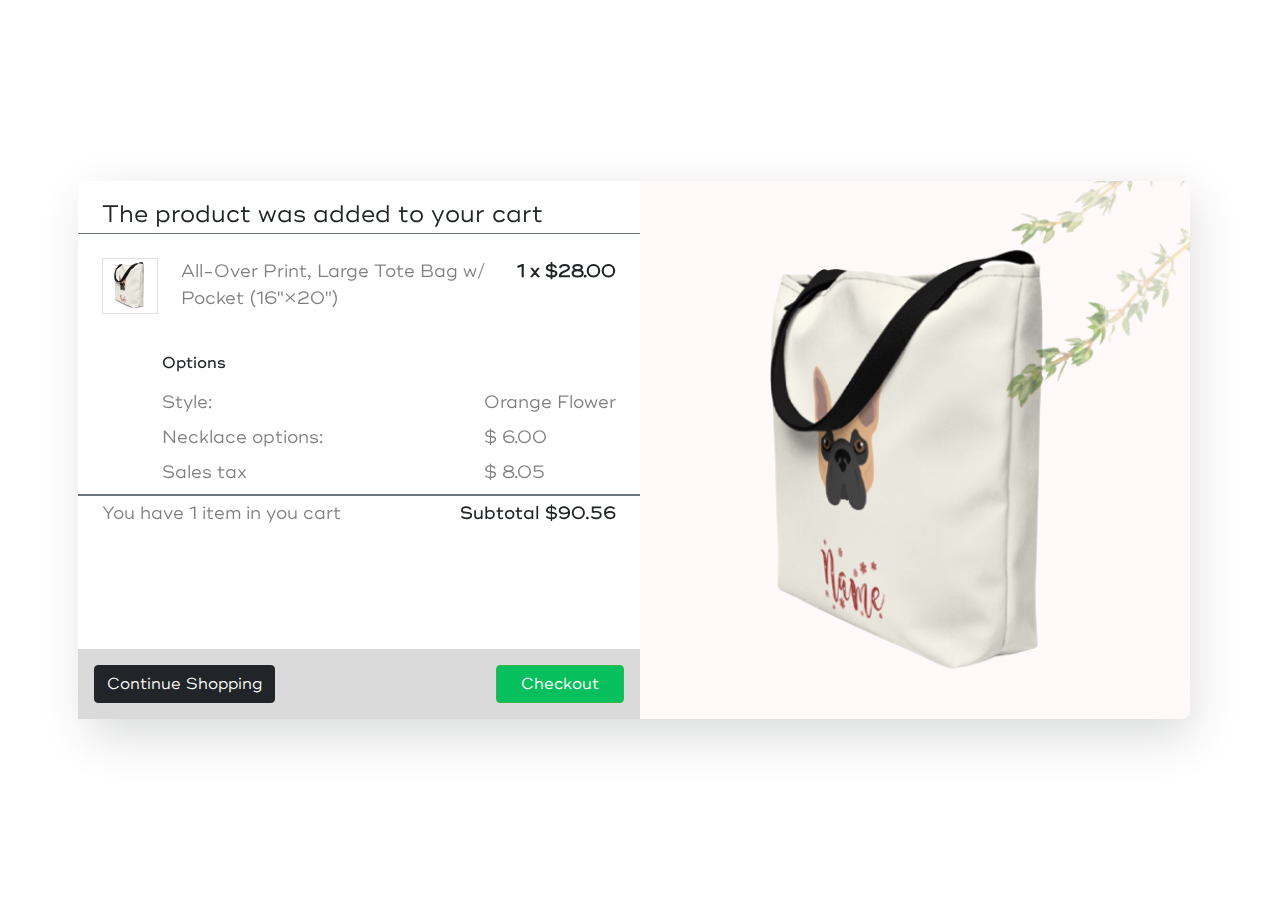
<file: paymentCheckout.html>
<!DOCTYPE html>
<html lang="en">
  <head>
    <meta charset="utf-8" />
    <meta name="viewport" content="width=device-width, initial-scale=1" />
    <title>SignIn</title>
    <!-- favicon  -->
    <link rel="icon" href="./images/favicon.io" />
    <!-- Bootstrap CSS -->
    <link rel="stylesheet" href="./css/bootstrap.min.css" />
    <!-- fontawesome icon -->
    <link rel="stylesheet" href="./css/fontawesome-all.min.css" />
    <!-- owl carousel css  -->
    <link rel="stylesheet" href="https://cdnjs.cloudflare.com/ajax/libs/OwlCarousel2/2.3.4/assets/owl.carousel.min.css" />
    <!-- owl theme css  -->
    <link rel="stylesheet" href="https://cdnjs.cloudflare.com/ajax/libs/OwlCarousel2/2.3.4/assets/owl.theme.default.min.css" />
    <!-- main style  -->
    <link rel="stylesheet" href="./css/style.css" />
  </head>

  <body>
    <!-- paymentCheckout past html start -->
    <section id="paymentCheckout">
      <div class="modal d-block" tabindex="-1">
        <div class="modal-dialog modal-dialog-centered">
          <div class="modal-content shadow-lg border-0">
            <div class="row">
              <div class="col-lg-6 bg-white p-0 order-2 order-lg-1">
                <div class="position-relative h-100">
                  <div class="modal-header border-secondary pb-0 px-4">
                    <h4 class="modal-title">The product was added to your cart</h4>
                  </div>
                  <div class="modal-body p-0">
                    <div class="px-4 items-counts d-flex justify-content-between pt-4">
                      <div class="img border">
                        <img src="./images/payment-itmes-img.png" alt="payment-itmes-img.png" class="img-fluid" />
                      </div>
                      <div class="text text-black-50">All-Over Print, Large Tote Bag w/ Pocket (16"×20")</div>
                      <div class="counts"><strong>1 x $28.00</strong></div>
                    </div>
                    <div class="options pe-4 pt-4">
                      <h6 class="pt-3 fw-medium">Options</h6>
                      <div class="d-flex justify-content-between">
                        <ul>
                          <li class="text-black-50 my-2">Style:</li>
                          <li class="text-black-50 my-2">Necklace options:</li>
                          <li class="text-black-50 my-2">Sales tax</li>
                        </ul>
                        <ul>
                          <li class="text-black-50 my-2">Orange Flower</li>
                          <li class="text-black-50 my-2">$ 6.00</li>
                          <li class="text-black-50 my-2">$ 8.05</li>
                        </ul>
                      </div>
                    </div>
                    <div class="px-4 subtotal d-flex justify-content-between border-top border-2 border-secondary pt-1">
                      <div class="itemsname text-black-50">You have 1 item in you cart</div>
                      <div class="price fw-medium">Subtotal $90.56</div>
                    </div>
                  </div>
                  <div class="modal-footer d-flex justify-content-between border-0 rounded-0 position-absolute w-100 bottom-0">
                    <button type="button" class="btn btn-dark rounded-1">Continue Shopping</button>
                    <button type="button" class="btn px-4 text-white btn-outline-success rounded-1">Checkout</button>
                  </div>
                </div>
              </div>
              <div class="col-lg-6 order-1 order-lg-2">
                <div class="modal-img">
                  <img src="./images/paymentCheckout.png" alt="paymentCheckout-img.png" class="img-fluid w-100" />
                </div>
              </div>
            </div>
          </div>
        </div>
      </div>
    </section>
    <!-- paymentCheckout past html end -->

    <!-- jQuery library  -->
    <script src="./js/jquery-1.12.1.min.js"></script>
    <!-- owl carousel  -->
    <script src="https://cdnjs.cloudflare.com/ajax/libs/OwlCarousel2/2.3.4/owl.carousel.min.js"></script>
    <!-- Bootstrap Bundle with Popper -->
    <script src="./js/bootstrap.bundle.min.js"></script>
    <!-- custom js -->
    <script src="./js/custom.js"></script>
  </body>
</html>
</file>
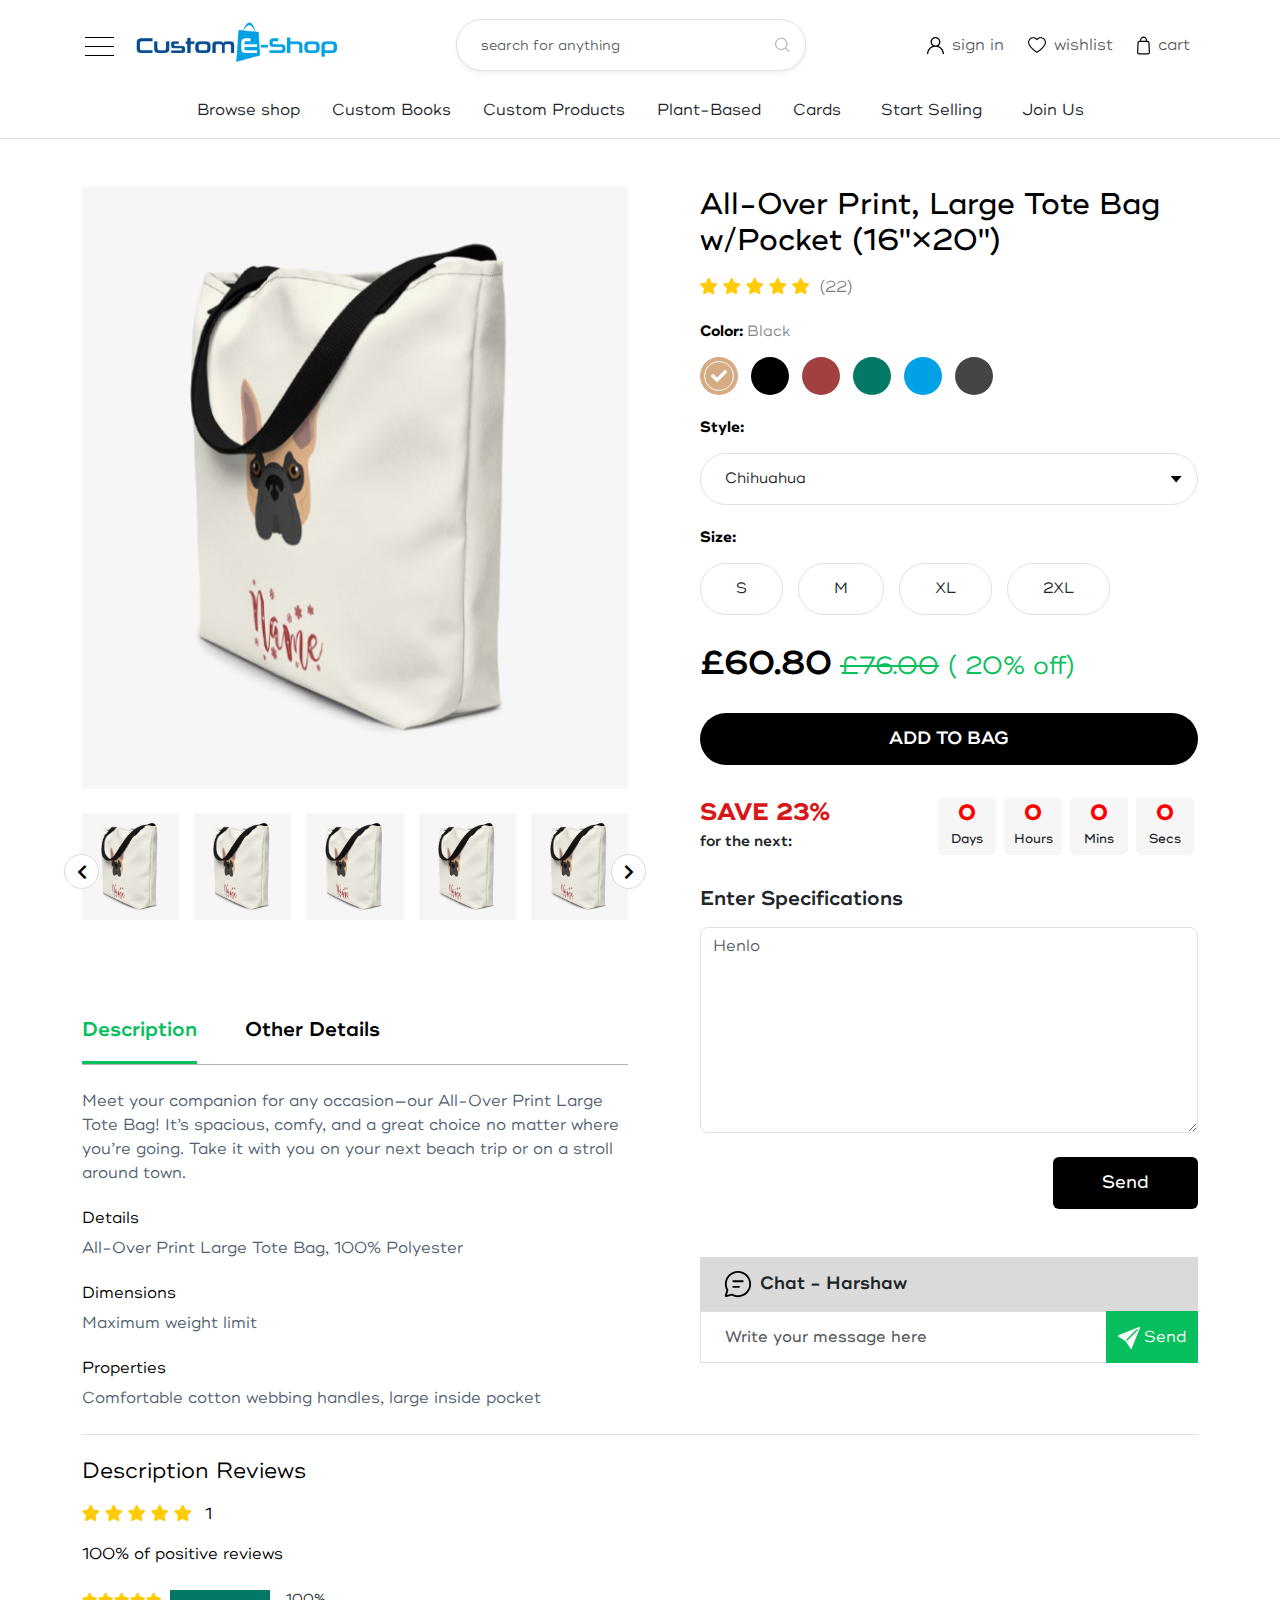
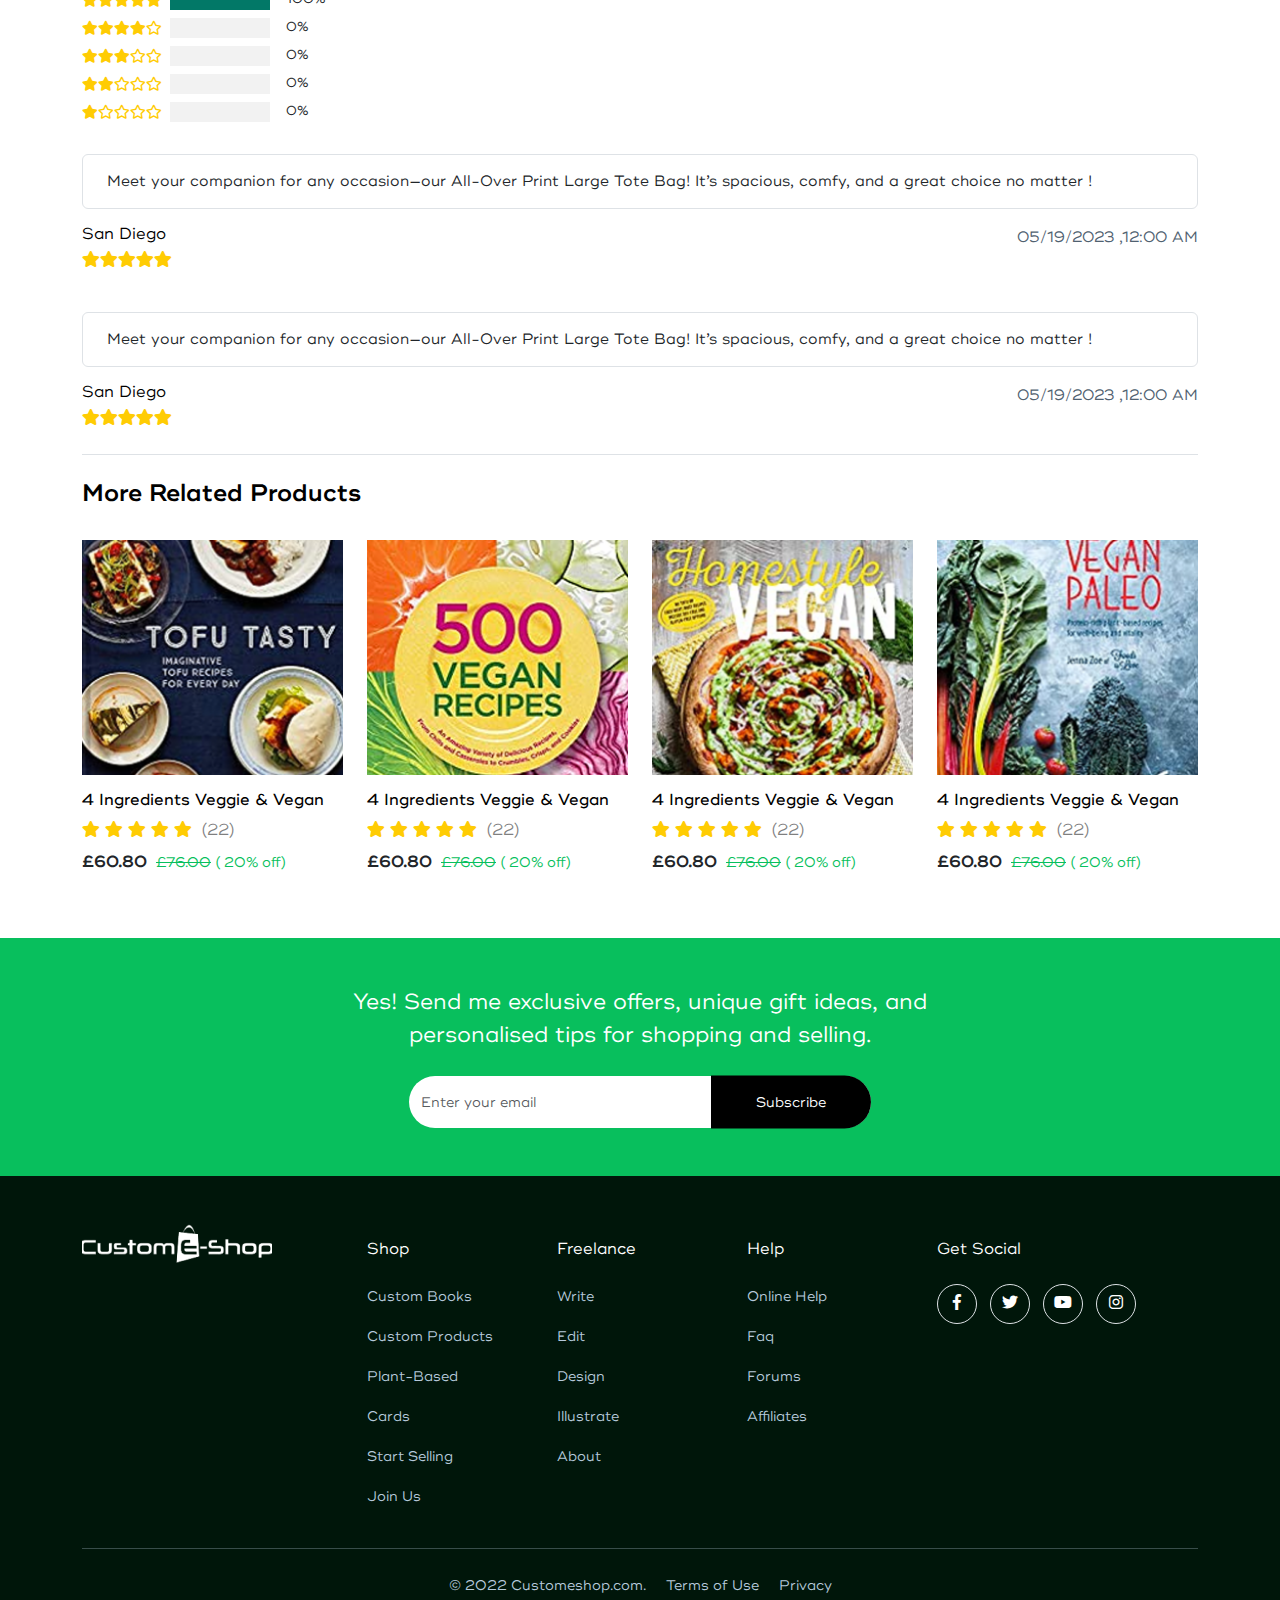
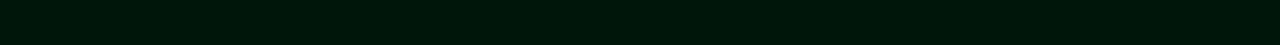
<file: product-details.html>
<!doctype html>
<html lang="en">

<head>
    <meta charset="utf-8">
    <meta name="viewport" content="width=device-width, initial-scale=1">
    <title>Product Details</title>
    <!-- favicon  -->
    <link rel="icon" href="./images/favicon.io">
    <!-- Bootstrap CSS -->
    <link rel="stylesheet" href="./css/bootstrap.min.css">
    <!-- fontawesome icon -->
    <link rel="stylesheet" href="./css/fontawesome-all.min.css">
    <!-- owl carousel css  -->
    <link rel="stylesheet" href="https://cdnjs.cloudflare.com/ajax/libs/OwlCarousel2/2.3.4/assets/owl.carousel.min.css" />
    <!-- owl theme css  -->
    <link rel="stylesheet" href="https://cdnjs.cloudflare.com/ajax/libs/OwlCarousel2/2.3.4/assets/owl.theme.default.min.css" />
    <!-- main style  -->
    <link rel="stylesheet" href="./css/style.css">

</head>

<body class="fw-normal">

    <!-- navigation part html start  -->
    <section id="navigation" class="border-bottom overflow-hidden">
        <nav class="navbar navbar-expand-lg pt-3">
            <div class="container">
                <button class="btn sidebar sidebar-icon border-0 me-3 p-0"><img src="./images/sidebar-icon.svg" alt="sidebar-icon.svg" class="img-fluid"></button>
                <button class="btn sidebar sidebar-close d-none border-0 me-3 p-0"><img src="./images/sidebar-close.svg" alt="sidebar-close.svg" class="img-fluid"></button>
                <a class="navbar-brand" href="./home.html"><img src="./images/logo.svg" alt="logo.svg" class="img-fluid"></a>
                <form class="d-flex position-relative m-auto" role="search">
                    <input class="form-control shadow-sm me-2 fw-normal rounded-pill ps-4 pe-5" type="search" placeholder="search for anything" aria-label="Search">
                    <button class="btn border-0 position-absolute end-0 top-50 translate-middle-y d-flex p-0 me-4" type="submit"><img src="./images/search-icon.svg" alt="search-icon.svg" class="img-fluid"></button>
                </form>
                <div class="justify-content-end flex-grow-0" id="navbarSupportedContent">
                    <ul class="navbar-nav mb-2 mb-lg-0 flex-row">
                        <li class="nav-item ms-2">
                            <a class="nav-link d-flex align-items-center fw-normal" href="./signIn.html"><img src="./images/user-icon.svg" alt="user-icon.svg" class="img-fluid me-2"><span class="d-none d-md-block">sign in</span></a>
                        </li>
                        <li class="nav-item ms-2">
                            <a class="nav-link d-flex align-items-center fw-normal" href="./listing.html"><img src="./images/whitelist-icon.svg" alt="whitelist.svg" class="img-fluid me-2"> <span class="d-none d-md-block">wishlist</span> </a>
                        </li>
                        <li class="nav-item ms-2">
                            <a class="nav-link d-flex align-items-center fw-normal" href="./checkout.html"><img src="./images/cart-icon.svg" alt="cart.svg" class="img-fluid me-2"> <span class="d-none d-md-block">cart</span></a>
                        </li>
                    </ul>
                </div>
            </div>
        </nav>
        <!-- sideMenu part html start -->
        <div class="sideMenu bg-white position-absolute border top-0">
            <h3 class="fw-normal text-black">Filters</h3>
            <ul>
                <li class="border-bottom py-3"><a class="fw-medium d-flex align-items-center justify-content-between" href="./product.html">Browse shop</a></li>
                <li class="border-bottom py-3"><a class="fw-medium d-flex align-items-center justify-content-between" href="#">Custom Books <i class="fas fa-angle-right"></i></a></li>
                <li class="border-bottom py-3"><a class="fw-medium d-flex align-items-center justify-content-between" href="#">Custom Products <i class="fas fa-angle-right"></i></a></li>
                <li class="border-bottom py-3"><a class="fw-medium d-flex align-items-center justify-content-between" href="#">Plant-Based<i class="fas fa-angle-right"></i></a></li>
                <li class="border-bottom py-3"><a class="fw-medium d-flex align-items-center justify-content-between" href="./home.html">Home</a></li>
                <li class="border-bottom py-3"><a class="fw-medium d-flex align-items-center justify-content-between" href="#">Crads</a></li>
                <li class="border-bottom py-3"><a class="fw-medium d-flex align-items-center justify-content-between" href="#">Start Selling</a></li>
                <li class="border-bottom py-3"><a class="fw-medium d-flex align-items-center justify-content-between" href="./SignUp.html">Join Us</a></li>
                <li class="py-3"><a class="fw-medium d-flex align-items-center justify-content-between" href="signIn.html">Login</a></li>
            </ul>
        </div>
        <!-- sideMenu part html end -->
        <!-- navbar bottom menu start -->
        <nav class="menu py-3 d-none d-md-block">
            <div class="container">
                <div class="row">
                    <div class="col-lg-12">
                        <ul class="d-flex justify-content-center">
                            <li class="nav-item px-2 px-lg-3">
                                <a class="nav-link d-flex align-items-center fw-normal" href="./product.html">Browse shop</a>
                            </li>
                            <li class="nav-item px-2 px-lg-3">
                                <a class="nav-link d-flex align-items-center fw-normal" href="#">Custom Books</a>
                            </li>
                            <li class="nav-item px-2 px-lg-3">
                                <a class="nav-link d-flex align-items-center fw-normal" href="#">Custom Products</a>
                            </li>
                            <li class="nav-item px-2 px-lg-3">
                                <a class="nav-link d-flex align-items-center fw-normal" href="#">Plant-Based</a>
                            </li>
                            <li class="nav-item px-2 px-lg-3">
                                <a class="nav-link d-flex align-items-center fw-normal" href="#">Cards</a>
                            </li>
                            <li class="nav-item px-2 px-lg-4">
                                <a class="nav-link d-flex align-items-center fw-normal" href="#">Start Selling</a>
                            </li>
                            <li class="nav-item px-2 px-lg-3">
                                <a class="nav-link d-flex align-items-center fw-normal" href="./SignUp.html">Join Us</a>
                            </li>
                        </ul>
                    </div>
                </div>
            </div>
        </nav>
        <!-- navbar bottom menu end -->

    </section>
    <!-- navigation part html end  -->

    <!-- product-details part html start  -->
    <div id="product" class="pt-5 overflow-hidden">
        <div class="container">
            <div class="row">
                <div class="col-lg-6">
                    <div class="product-show mb-4">
                        <div class="product-show-slider bg-white pb-4 d-flex align-items-center">
                            <div class="slider owl-carousel owl-theme ">
                                <div class="item" data-hash="zero">
                                    <div class="product-preview-img bg-ligth">
                                        <img src="./images/product_details-img.png" alt="product_details-img.jpg" class=" img-fluid w-100">
                                    </div>
                                </div>
                                <div class="item" data-hash="one">
                                    <div class="product-preview-img">
                                        <img src="./images/product_details-img.png" alt="product_details-img.jpg" class=" img-fluid w-100">
                                    </div>
                                </div>
                                <div class="item" data-hash="two">
                                    <div class="product-preview-img">
                                        <img src="./images/product_details-img.png" alt="product_details-img.jpg" class=" img-fluid w-100">
                                    </div>
                                </div>
                                <div class="item" data-hash="three">
                                    <div class="product-preview-img">
                                        <img src="./images/product_details-img.png" alt="product_details-img.jpg" class=" img-fluid w-100">
                                    </div>
                                </div>
                                <div class="item" data-hash="four">
                                    <div class="product-preview-img">
                                        <img src="./images/product_details-img.png" alt="product_details-img.jpg" class=" img-fluid w-100">
                                    </div>
                                </div>
                                <div class="item" data-hash="five">
                                    <div class="product-preview-img">
                                        <img src="./images/product_details-img.png" alt="product_details-img.jpg" class=" img-fluid w-100">
                                    </div>
                                </div>
                            </div>
                        </div>
                        <div class="product-show-items d-flex justify-content-between">
                            <div class="slider owl-carousel">
                                <div class="preview-item mb-2">
                                    <a href="#zero" class="item bg-white text-center d-inline-block active" data-hash="zero">
                                        <img src="./images/product_details-img.png" alt="product_details-img.jpg" class=" img-fluid w-100">
                                    </a>
                                </div>
                                <div class="preview-item mb-2">
                                    <a href="#one" class="item bg-white text-center d-inline-block" data-hash="one">
                                        <img src="./images/product_details-img.png" alt="product_details-img.jpg" class=" img-fluid w-100">
                                    </a>
                                </div>
                                <div class="preview-item">
                                    <a href="#two" class="item bg-white text-center d-inline-block" data-hash="two">
                                        <img src="./images/product_details-img.png" alt="product_details-img.jpg" class=" img-fluid w-100">
                                    </a>
                                </div>
                                <div class="preview-item">
                                    <a href="#three" class="item bg-white text-center d-inline-block" data-hash="two">
                                        <img src="./images/product_details-img.png" alt="product_details-img.jpg" class=" img-fluid w-100">
                                    </a>
                                </div>
                                <div class="preview-item">
                                    <a href="#four" class="item bg-white text-center d-inline-block" data-hash="two">
                                        <img src="./images/product_details-img.png" alt="product_details-img.jpg" class=" img-fluid w-100">
                                    </a>
                                </div>
                                <div class="preview-item">
                                    <a href="#five" class="item bg-white text-center d-inline-block" data-hash="two">
                                        <img src="./images/product_details-img.png" alt="product_details-img.jpg" class=" img-fluid w-100">
                                    </a>
                                </div>
                            </div>
                        </div>
                    </div>
                    <div class="product-specific-tabs pt-5">
                        <ul class="nav nav-pills border-bottom mb-3" id="pills-tab" role="tablist">
                            <li class="nav-item" role="presentation">
                                <button class="nav-link fw-semibold rounded-0 px-0 me-5 pb-3 active" id="pills-description-tab" data-bs-toggle="pill" data-bs-target="#pills-description" type="button" role="tab" aria-controls="pills-description" aria-selected="true">Description</button>
                            </li>
                            <li class="nav-item" role="presentation">
                                <button class="nav-link fw-semibold rounded-0 px-0 me-5 pb-3" id="pills-details-tab" data-bs-toggle="pill" data-bs-target="#pills-details" type="button" role="tab" aria-controls="pills-details" aria-selected="false">Other Details</button>
                            </li>
                        </ul>
                        <div class="tab-content" id="pills-tabContent">
                            <div class="tab-pane fade show active" id="pills-description" role="tabpanel" aria-labelledby="pills-description-tab" tabindex="0">
                                <p class="text-muted pt-2 mb-4">Meet your companion for any occasion—our All-Over Print Large Tote Bag! It’s spacious, comfy, and a great choice no matter where you’re going. Take it with you on your next beach trip or on a stroll around town.</p>
                                <div class="mb-4">
                                    <h6 class="text-black">Details</h6>
                                    <p class="text-muted">All-Over Print Large Tote Bag, 100% Polyester</p>
                                </div>
                                <div class="mb-4">
                                    <h6 class="text-black">Dimensions</h6>
                                    <p class="text-muted">Maximum weight limit</p>
                                </div>
                                <div class="mb-4">
                                    <h6 class="text-black">Properties</h6>
                                    <p class="text-muted">Comfortable cotton webbing handles, large inside pocket</p>
                                </div>
                            </div>
                            <div class="tab-pane fade" id="pills-details" role="tabpanel" aria-labelledby="pills-details-tab" tabindex="0">
                                <p class="text-muted pt-2 mb-4">Meet your companion for any occasion—our All-Over Print Large Tote Bag! It’s spacious, comfy, and a great choice no matter where you’re going. Take it with you on your next beach trip or on a stroll around town.</p>
                                <div class="mb-4">
                                    <h6 class="text-black">Details</h6>
                                    <p class="text-muted">All-Over Print Large Tote Bag, 100% Polyester</p>
                                </div>
                                <div class="mb-4">
                                    <h6 class="text-black">Dimensions</h6>
                                    <p class="text-muted">Maximum weight limit</p>
                                </div>
                                <div class="mb-4">
                                    <h6 class="text-black">Properties</h6>
                                    <p class="text-muted">Comfortable cotton webbing handles, large inside pocket</p>
                                </div>
                            </div>
                        </div>
                    </div>
                </div>
                <div class="col-lg-6">
                    <div class="product-details-text ps-lg-5 pt-4 pt-lg-0">
                        <h3 class="fw-medium text-black mb-3">All-Over Print, Large Tote Bag
                            w/Pocket (16"×20")</h3>
                        <div class="review mb-4">
                            <a href="#"><i class="fas fa-star"></i></a>
                            <a href="#"><i class="fas fa-star"></i></a>
                            <a href="#"><i class="fas fa-star"></i></a>
                            <a href="#"><i class="fas fa-star"></i></a>
                            <a href="#"><i class="fas fa-star"></i></a>
                            <span class="text-black-50 ms-1">(22)</span>
                        </div>
                        <div class="product-details-items mb-4">
                            <h6 class="text-black fw-bold mb-3">Color: <span class="fw-normal text-black-50">Black</span></h6>

                            <div class="product-details-items-color">
                                <a class="d-inline-block text-center bg-tumbleweed rounded-circle text-center text-white me-2 active" href="#"><i class="fas fa-check rounded-circle"></i></a>
                                <a class="d-inline-block text-center bg-black rounded-circle text-center text-white me-2" href="#"><i class="fas fa-check rounded-circle"></i></a>
                                <a class="d-inline-block text-center bg-brown rounded-circle text-center text-white me-2" href="#"><i class="fas fa-check rounded-circle"></i></a>
                                <a class="d-inline-block text-center bg-green rounded-circle text-center text-white me-2" href="#"><i class="fas fa-check rounded-circle"></i></a>
                                <a class="d-inline-block text-center bg-sky rounded-circle text-center text-white me-2" href="#"><i class="fas fa-check rounded-circle"></i></a>
                                <a class="d-inline-block text-center bg-charcoal rounded-circle text-center text-white" href="#"><i class="fas fa-check rounded-circle"></i></a>
                            </div>
                        </div>
                        <div class="product-details-items mb-4">
                            <h6 class="text-black fw-bold mb-3">Style: </h6>
                            <select class="form-select fw-normal shadow-none rounded-pill px-4" aria-label="Default select example">
                                <option class="fw-normal" selected>Chihuahua</option>
                                <option class="fw-normal" value="1">One</option>
                                <option class="fw-normal" value="2">Two</option>
                                <option class="fw-normal" value="3">Three</option>
                            </select>
                        </div>
                        <div class="product-details-items  mb-4">
                            <h6 class="text-black fw-bold mb-3">Size: </h6>
                            <div class="btn-group">
                                <button class="btn fw-normal border rounded-pill me-3">S</button>
                                <button class="btn fw-normal border rounded-pill me-3">M</button>
                                <button class="btn fw-normal border rounded-pill me-3">XL</button>
                                <button class="btn fw-normal border rounded-pill">2XL</button>
                            </div>
                        </div>
                        <div class="product-details-items  mb-4">
                            <div class="price text-black fw-semibold">£60.80<span class="text-decoration-line-through ms-2 fw-normal">£76.00</span><span class="ms-2 fw-normal">( 20% off)</span></div>
                        </div>
                        <div class="product-details-items  mb-4">
                            <div class="d-grid">
                                <button class="btn bg-black text-white fw-semibold rounded-pill" type="submit">ADD TO BAG</button>
                            </div>
                        </div>
                        <div class="offer-timer pt-2 d-flex justify-content-between align-items-center">
                            <div class="offer-text">
                                <h4 class="fw-bold mb-1">SAVE 23%</h4>
                                <p class="mb-0 fw-semibold">for the next:</p>
                            </div>
                            <div class="offer-time d-flex  text-center">
                                <div class="time-items mx-1 rounded-2">
                                    <label class="fw-bold" for="days">0</label>
                                    <span class="d-block fw-medium">Days</span>
                                </div>
                                <div class="time-items mx-1 rounded-2">
                                    <label class="fw-bold" for="hours">0</label>
                                    <span class="d-block fw-medium">Hours</span>
                                </div>
                                <div class="time-items mx-1 rounded-2">
                                    <label class="fw-bold" for="mins">0</label>
                                    <span class="d-block fw-medium"> Mins</span>
                                </div>
                                <div class="time-items mx-1 rounded-2">
                                    <label class="fw-bold" for="secs">0</label>
                                    <span class="d-block fw-medium">Secs</span>
                                </div>
                            </div>
                        </div>
                        <div class="specifications pt-4 mb-4 mt-2">
                            <h5 class="fw-semibold mb-3">Enter Specifications</h5>
                            <textarea class="w-100 form-control rounded-3" name="messaage" id="specifications" rows="8" placeholder="Henlo"></textarea>
                        </div>
                        <div class="text-end product-details-items mb-4">
                            <button class="btn bg-black text-white fw-medium rounded px-5" type="submit">Send</button>
                        </div>
                        <div class="chat-box pt-4">
                            <h5 class="fw-semibold d-flex align-items-center ps-4 mb-0"><img src="./images/chat-icon.svg" class="img-fluid me-2" alt="chat-icon.svg">Chat - Harshaw</h5>
                            <form action="" class=" text-end position-relative">
                                <input type="text" class="fw-medium w-100 form-control rounded-0 px-4 fw-medium" placeholder="Write your message here">
                                <button class="btn text-white border-0 rounded-0 position-absolute top-50 end-0 translate-middle-y"><img src="./images/send-icon.svg" alt="send-icon.svg" class="img-fluid me-1">Send</button>
                            </form>
                        </div>
                    </div>
                </div>
            </div>
        </div>
    </div>
    <!-- product-details part html end  -->

    <!-- review part html start  -->
    <div class="review">
        <div class="container">
            <div class="row">
                <div class="col-lg-12">
                    <div class="review-text border-top pt-4">
                        <h5 class="fw-normal mb-3 text-black">Description Reviews</h5>
                        <div class="review mb-3">
                            <a href="#"><i class="fas fa-star"></i></a>
                            <a href="#"><i class="fas fa-star"></i></a>
                            <a href="#"><i class="fas fa-star"></i></a>
                            <a href="#"><i class="fas fa-star"></i></a>
                            <a href="#"><i class="fas fa-star"></i></a>
                            <span class="text-black ms-2 fw-normal">1</span>
                        </div>
                        <span class="fw-normal text-black">100% of positive reviews</span>
                        <div class="review-count pt-4 pb-2">
                            <div class="d-flex align-items-center mb-2">
                                <div class="review d-flex align-items-center me-2">
                                    <a class="d-flex align-items-center" href="#"><i class="fas fa-star"></i></a>
                                    <a class="d-flex align-items-center" href="#"><i class="fas fa-star"></i></a>
                                    <a class="d-flex align-items-center" href="#"><i class="fas fa-star"></i></a>
                                    <a class="d-flex align-items-center" href="#"><i class="fas fa-star"></i></a>
                                    <a class="d-flex align-items-center" href="#"><i class="fas fa-star"></i></a>
                                </div>
                                <div class="review-bar bar-fill  me-3"></div>
                                <span class="fw-normal">100%</span>
                            </div>
                            <div class="d-flex align-items-center mb-2">
                                <div class="review d-flex align-items-center me-2">
                                    <a class="d-flex align-items-center" href="#"><i class="fas fa-star"></i></a>
                                    <a class="d-flex align-items-center" href="#"><i class="fas fa-star"></i></a>
                                    <a class="d-flex align-items-center" href="#"><i class="fas fa-star"></i></a>
                                    <a class="d-flex align-items-center" href="#"><i class="fas fa-star"></i></a>
                                    <a class="d-flex align-items-center" href="#"><i class="far fa-star"></i></a>
                                </div>
                                <div class="review-bar me-3"></div>
                                <span class="fw-normal">0%</span>
                            </div>
                            <div class="d-flex align-items-center mb-2">
                                <div class="review d-flex align-items-center me-2">
                                    <a class="d-flex align-items-center" href="#"><i class="fas fa-star"></i></a>
                                    <a class="d-flex align-items-center" href="#"><i class="fas fa-star"></i></a>
                                    <a class="d-flex align-items-center" href="#"><i class="fas fa-star"></i></a>
                                    <a class="d-flex align-items-center" href="#"><i class="far fa-star"></i></a>
                                    <a class="d-flex align-items-center" href="#"><i class="far fa-star"></i></a>
                                </div>
                                <div class="review-bar me-3"></div>
                                <span class="fw-normal">0%</span>
                            </div>
                            <div class="d-flex align-items-center mb-2">
                                <div class="review d-flex align-items-center me-2">
                                    <a class="d-flex align-items-center" href="#"><i class="fas fa-star"></i></a>
                                    <a class="d-flex align-items-center" href="#"><i class="fas fa-star"></i></a>
                                    <a class="d-flex align-items-center" href="#"><i class="far fa-star"></i></a>
                                    <a class="d-flex align-items-center" href="#"><i class="far fa-star"></i></a>
                                    <a class="d-flex align-items-center" href="#"><i class="far fa-star"></i></a>
                                </div>
                                <div class="review-bar me-3"></div>
                                <span class="fw-normal">0%</span>
                            </div>
                            <div class="d-flex align-items-center">
                                <div class="review d-flex align-items-center me-2">
                                    <a class="d-flex align-items-center" href="#"><i class="fas fa-star"></i></a>
                                    <a class="d-flex align-items-center" href="#"><i class="far fa-star"></i></a>
                                    <a class="d-flex align-items-center" href="#"><i class="far fa-star"></i></a>
                                    <a class="d-flex align-items-center" href="#"><i class="far fa-star"></i></a>
                                    <a class="d-flex align-items-center" href="#"><i class="far fa-star"></i></a>
                                </div>
                                <div class="review-bar me-3"></div>
                                <span class="fw-normal">0%</span>
                            </div>
                        </div>
                        <div class="pt-4">
                            <input type="text" class="form-control w-100 fw-normal ps-4" value="Meet your companion for any occasion—our All-Over Print Large Tote Bag! It’s spacious, comfy, and a great choice no matter !">
                        </div>

                        <div class="d-flex align-items-start justify-content-between pt-3 pb-4">
                            <div class="user-name">
                                <h6 class="mb-1 fw-normal text-black">San Diego</h6>
                                <div class="review d-flex align-items-center">
                                    <a href="#"><i class="fas fa-star"></i></a>
                                    <a href="#"><i class="fas fa-star"></i></a>
                                    <a href="#"><i class="fas fa-star"></i></a>
                                    <a href="#"><i class="fas fa-star"></i></a>
                                    <a href="#"><i class="fas fa-star"></i></a>
                                </div>
                            </div>
                            <div class="date-time text-end">
                                <span class="fw-normal">
                                    <date>05/19/2023</date> ,<time>12:00 AM</time>
                                </span>
                            </div>
                        </div>
                        <div class="pt-3">
                            <input type="text" class="form-control w-100 fw-normal ps-4" value="Meet your companion for any occasion—our All-Over Print Large Tote Bag! It’s spacious, comfy, and a great choice no matter !">
                        </div>

                        <div class="d-flex align-items-start justify-content-between pt-3 pb-4">
                            <div class="user-name">
                                <h6 class="mb-1 fw-normal text-black">San Diego</h6>
                                <div class="review d-flex align-items-center">
                                    <a href="#"><i class="fas fa-star"></i></a>
                                    <a href="#"><i class="fas fa-star"></i></a>
                                    <a href="#"><i class="fas fa-star"></i></a>
                                    <a href="#"><i class="fas fa-star"></i></a>
                                    <a href="#"><i class="fas fa-star"></i></a>
                                </div>
                            </div>
                            <div class="date-time text-end">
                                <span class="fw-normal">
                                    <date>05/19/2023</date> ,<time>12:00 AM</time>
                                </span>
                            </div>
                        </div>
                    </div>
                </div>
            </div>
        </div>
    </div>
    <!-- review part html end  -->

    <!-- recent product part html start  -->
    <div id="recent-product" class="pb-3 overflow-hidden">
        <div class="container">
            <div class="row">
                <div class="col-lg-12">
                    <div class="recent-product-header mb-4 pt-4 border-top">
                        <h4 class="fw-semibold text-black">More Related Products</h4>
                    </div>
                </div>
            </div>
            <div class="row pt-2">
                <div class="col-lg-3 col-6">
                    <div class="product-items mb-5">
                        <a href="./product-details.html">
                            <img src="./images/product-items3.png" alt="product-items.png" class="img-fluid w-100">
                            <h6 class="fw-medium text-black pt-3">4 Ingredients Veggie & Vegan</h6>
                            <div class="review mb-2">
                                <a href="#"><i class="fas fa-star"></i></a>
                                <a href="#"><i class="fas fa-star"></i></a>
                                <a href="#"><i class="fas fa-star"></i></a>
                                <a href="#"><i class="fas fa-star"></i></a>
                                <a href="#"><i class="fas fa-star"></i></a>
                                <span class="text-black-50 ms-1 fw-normal">(22)</span>
                            </div>
                            <div class="price fw-semibold"> £60.80 <span class="fw-normal ms-1 text-decoration-line-through">£76.00</span><span class="fw-normal ms-1">( 20% off)</span></div>
                        </a>
                    </div>
                </div>
                <div class="col-lg-3 col-6">
                    <div class="product-items mb-5">
                        <a href="./product-details.html">
                            <img src="./images/product-items4.png" alt="product-items.png" class="img-fluid w-100">
                            <h6 class="fw-medium text-black pt-3">4 Ingredients Veggie & Vegan</h6>
                            <div class="review mb-2">
                                <a href="#"><i class="fas fa-star"></i></a>
                                <a href="#"><i class="fas fa-star"></i></a>
                                <a href="#"><i class="fas fa-star"></i></a>
                                <a href="#"><i class="fas fa-star"></i></a>
                                <a href="#"><i class="fas fa-star"></i></a>
                                <span class="text-black-50 ms-1 fw-normal">(22)</span>
                            </div>
                            <div class="price fw-semibold"> £60.80 <span class="fw-normal ms-1 text-decoration-line-through">£76.00</span><span class="fw-normal ms-1">( 20% off)</span></div>
                        </a>
                    </div>
                </div>
                <div class="col-lg-3 col-6">
                    <div class="product-items mb-5">
                        <a href="./product-details.html">
                            <img src="./images/product-items8.png" alt="product-items.png" class="img-fluid w-100">
                            <h6 class="fw-medium text-black pt-3">4 Ingredients Veggie & Vegan</h6>
                            <div class="review mb-2">
                                <a href="#"><i class="fas fa-star"></i></a>
                                <a href="#"><i class="fas fa-star"></i></a>
                                <a href="#"><i class="fas fa-star"></i></a>
                                <a href="#"><i class="fas fa-star"></i></a>
                                <a href="#"><i class="fas fa-star"></i></a>
                                <span class="text-black-50 ms-1 fw-normal">(22)</span>
                            </div>
                            <div class="price fw-semibold"> £60.80 <span class="fw-normal ms-1 text-decoration-line-through">£76.00</span><span class="fw-normal ms-1">( 20% off)</span></div>
                        </a>
                    </div>
                </div>
                <div class="col-lg-3 col-6">
                    <div class="product-items mb-5">
                        <a href="./product-details.html">
                            <img src="./images/product-items6.png" alt="product-items.png" class="img-fluid w-100">
                            <h6 class="fw-medium text-black pt-3">4 Ingredients Veggie & Vegan</h6>
                            <div class="review mb-2">
                                <a href="#"><i class="fas fa-star"></i></a>
                                <a href="#"><i class="fas fa-star"></i></a>
                                <a href="#"><i class="fas fa-star"></i></a>
                                <a href="#"><i class="fas fa-star"></i></a>
                                <a href="#"><i class="fas fa-star"></i></a>
                                <span class="text-black-50 ms-1 fw-normal">(22)</span>
                            </div>
                            <div class="price fw-semibold"> £60.80 <span class="fw-normal ms-1 text-decoration-line-through">£76.00</span><span class="fw-normal ms-1">( 20% off)</span></div>
                        </a>
                    </div>
                </div>
            </div>
        </div>
    </div>
    <!-- recent product part html end  -->

    <!-- subscribe part html start -->
    <section id="subscribe" class="py-5 overflow-hidden">
        <div class="container">
            <div class="row">
                <div class="col-lg-7 m-auto">
                    <div class="subscribe-content text-center">
                        <p class="text-white fw-normal mb-4">Yes! Send me exclusive offers, unique gift ideas, and personalised
                            tips for shopping and selling.</p>
                        <form class="position-relative m-auto" role="search">
                            <input class="form-control me-2 rounded-pill fw-normal shadow-none border-0" type="search" placeholder="Enter your email" aria-label="Search">
                            <button class="btn text-white fw-normal rounded-start-0 rounded-pill border-0 shadow-none bg-black position-absolute translate-middle-y" type="submit">Subscribe</button>
                        </form>
                    </div>
                </div>
            </div>
        </div>
    </section>
    <!-- subscribe part html end -->

    <!-- footer part html start -->
    <footer id="footer" class="py-5 overflow-hidden">
        <div class="container">
            <div class="row">
                <div class="col-lg-3">
                    <div class="logo text-center text-xl-start mb-4 mb-xl-0">
                        <img src="./images/logo-white.png" alt="logo-white.png" class="img-fluid">
                    </div>
                </div>
                <div class="col-6 col-md-4 col-lg-2">
                    <div class="footer-items pt-3">
                        <h6 class="text-white fw-normal mb-4">Shop</h6>
                        <ul>
                            <li class="mb-3"><a class="fw-normal" href="#">Custom Books</a></li>
                            <li class="mb-3"><a class="fw-normal" href="#">Custom Products</a></li>
                            <li class="mb-3"><a class="fw-normal" href="#">Plant-Based</a></li>
                            <li class="mb-3"><a class="fw-normal" href="#">Cards</a></li>
                            <li class="mb-3"><a class="fw-normal" href="#">Start Selling</a></li>
                            <li class="mb-3"><a class="fw-normal" href="#">Join Us</a></li>
                        </ul>
                    </div>
                </div>
                <div class="col-6 col-md-4 col-lg-2">
                    <div class="footer-items pt-3">
                        <h6 class="text-white fw-normal mb-4">Freelance</h6>
                        <ul>
                            <li class="mb-3"><a class="fw-normal" href="#">Write</a></li>
                            <li class="mb-3"><a class="fw-normal" href="#">Edit</a></li>
                            <li class="mb-3"><a class="fw-normal" href="#">Design</a></li>
                            <li class="mb-3"><a class="fw-normal" href="#">Illustrate</a></li>
                            <li class="mb-3"><a class="fw-normal" href="#">About</a></li>
                        </ul>
                    </div>
                </div>
                <div class="col-6 col-md-4 col-lg-2">
                    <div class="footer-items pt-3">
                        <h6 class="text-white fw-normal mb-4">Help</h6>
                        <ul>
                            <li class="mb-3"><a class="fw-normal" href="#">Online Help</a></li>
                            <li class="mb-3"><a class="fw-normal" href="#">Faq</a></li>
                            <li class="mb-3"><a class="fw-normal" href="#">Forums</a></li>
                            <li class="mb-3"><a class="fw-normal" href="#">Affiliates</a></li>
                        </ul>
                    </div>
                </div>
                <div class="col-lg">
                    <div class="footer-items pt-3 social-icon text-center text-lg-start">
                        <h6 class="text-white fw-normal mb-4">Get Social</h6>
                        <a class="text-white rounded-circle text-center border d-inline-block me-2" href="#"><i class="fab fa-facebook-f"></i></a>
                        <a class="text-white rounded-circle text-center border d-inline-block me-2" href="#"><i class="fab fa-twitter"></i></a>
                        <a class="text-white rounded-circle text-center border d-inline-block me-2" href="#"><i class="fab fa-youtube"></i></a>
                        <a class="text-white rounded-circle text-center border d-inline-block" href="#"><i class="fab fa-instagram"></i></a>
                    </div>
                </div>
            </div>
            <div class="row">
                <div class="col-lg-12">
                    <div class="footer-bottom mt-4 text-center pt-4">
                        <small class="fw-normal">© 2022 Customeshop.com. <a class="ms-3" href="#">Terms of Use </a> <a class="ms-3" href="#">Privacy</a></small>
                    </div>
                </div>
            </div>
        </div>
    </footer>
    <!-- footer part html end -->

    <!-- jQuery library  -->
    <script src="./js/jquery-1.12.1.min.js"></script>
    <!-- owl carousel  -->
    <script src="https://cdnjs.cloudflare.com/ajax/libs/OwlCarousel2/2.3.4/owl.carousel.min.js"></script>
    <!-- Bootstrap Bundle with Popper -->
    <script src="./js/bootstrap.bundle.min.js"></script>
    <!-- custom js -->
    <script src="./js/custom.js"></script>
</body>

</html>
</file>
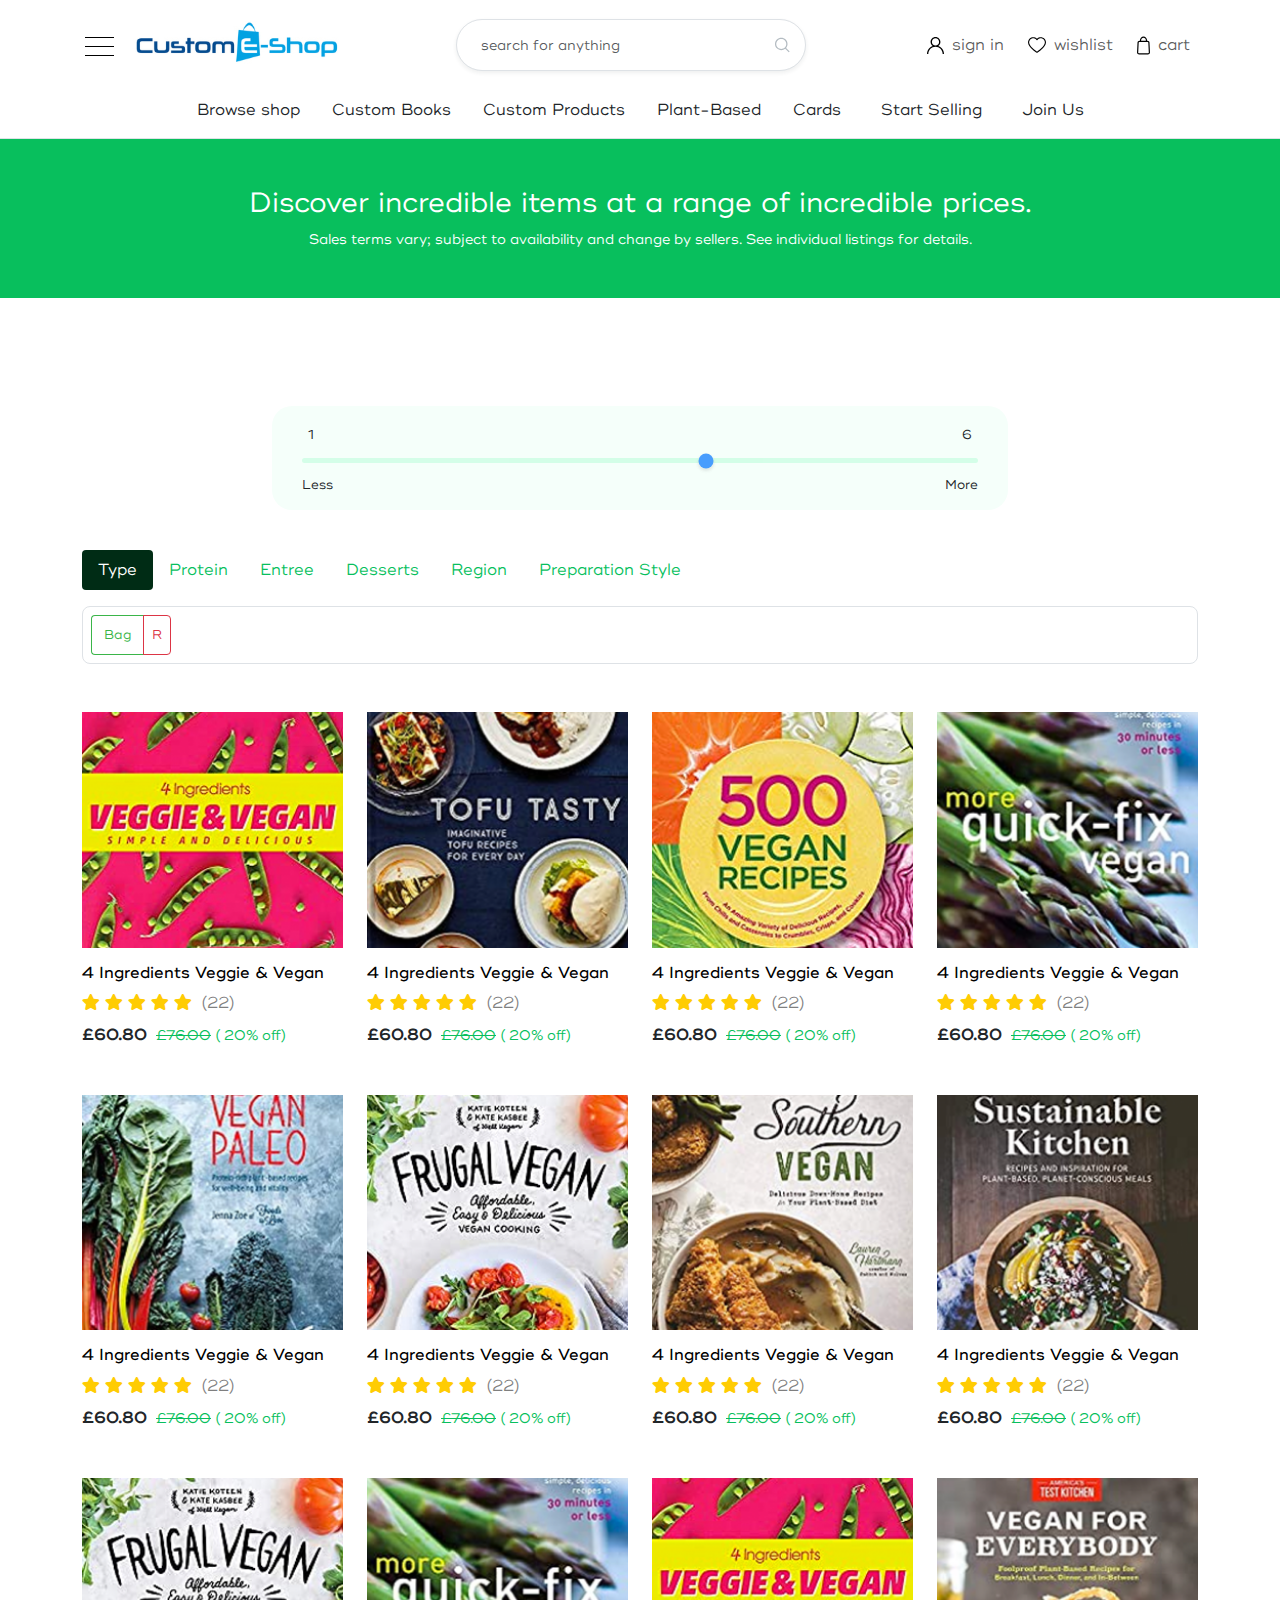
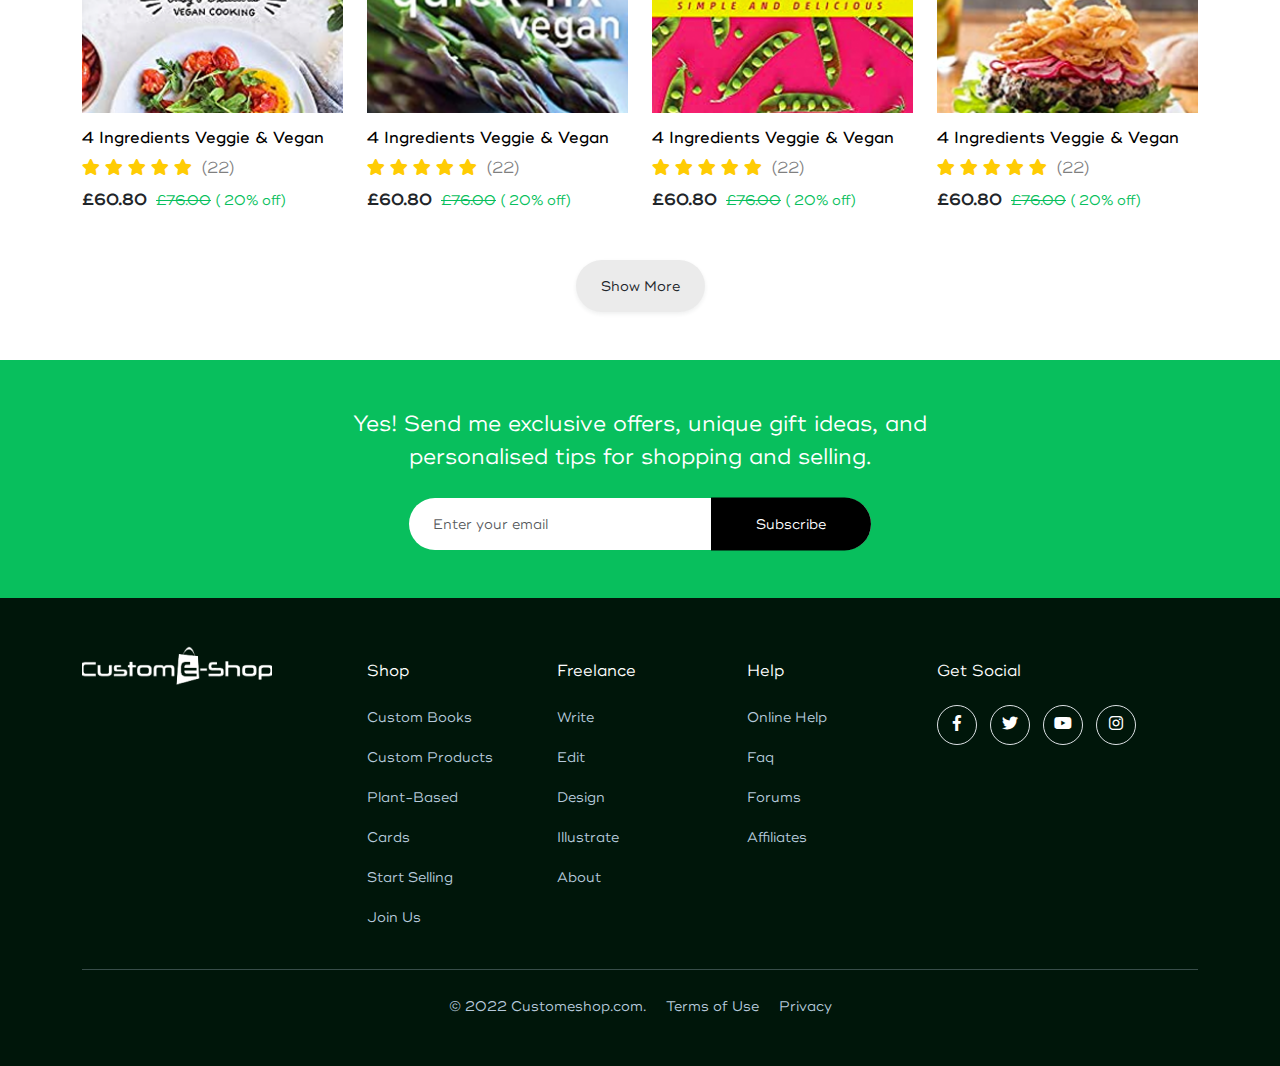
<file: product.html>
<!doctype html>
<html lang="en">

<head>
    <meta charset="utf-8">
    <meta name="viewport" content="width=device-width, initial-scale=1">
    <title>Product Listing Page</title>
    <!-- favicon  -->
    <link rel="icon" href="./images/favicon.io">
    <!-- Bootstrap CSS -->
    <link rel="stylesheet" href="./css/bootstrap.min.css">
    <!-- fontawesome icon -->
    <link rel="stylesheet" href="./css/fontawesome-all.min.css">
    <!-- owl carousel css  -->
    <link rel="stylesheet" href="https://cdnjs.cloudflare.com/ajax/libs/OwlCarousel2/2.3.4/assets/owl.carousel.min.css" />
    <!-- owl theme css  -->
    <link rel="stylesheet" href="https://cdnjs.cloudflare.com/ajax/libs/OwlCarousel2/2.3.4/assets/owl.theme.default.min.css" />
    <!-- main style  -->
    <link rel="stylesheet" href="./css/style.css">
</head>

<body>

    <!-- navigation part html start  -->
    <section id="navigation" class="border-bottom overflow-hidden">
        <nav class="navbar navbar-expand-lg pt-3">
            <div class="container">
                <button class="btn sidebar sidebar-icon border-0 me-3 p-0"><img src="./images/sidebar-icon.svg" alt="sidebar-icon.svg" class="img-fluid"></button>
                <button class="btn sidebar sidebar-close d-none border-0 me-3 p-0"><img src="./images/sidebar-close.svg" alt="sidebar-close.svg" class="img-fluid"></button>
                <a class="navbar-brand" href="./home.html"><img src="./images/logo.svg" alt="logo.svg" class="img-fluid"></a>
                <form class="d-flex position-relative m-auto" role="search">
                    <input class="form-control shadow-sm me-2 fw-normal rounded-pill ps-4 pe-5" type="search" placeholder="search for anything" aria-label="Search">
                    <button class="btn border-0 position-absolute end-0 top-50 translate-middle-y d-flex p-0 me-4" type="submit"><img src="./images/search-icon.svg" alt="search-icon.svg" class="img-fluid"></button>
                </form>
                <div class="justify-content-end flex-grow-0" id="navbarSupportedContent">
                    <ul class="navbar-nav mb-2 mb-lg-0 flex-row">
                        <li class="nav-item ms-2">
                            <a class="nav-link d-flex align-items-center fw-normal" href="./signIn.html"><img src="./images/user-icon.svg" alt="user-icon.svg" class="img-fluid me-2"><span class="d-none d-md-block">sign in</span></a>
                        </li>
                        <li class="nav-item ms-2">
                            <a class="nav-link d-flex align-items-center fw-normal" href="./listing.html"><img src="./images/whitelist-icon.svg" alt="whitelist.svg" class="img-fluid me-2"> <span class="d-none d-md-block">wishlist</span> </a>
                        </li>
                        <li class="nav-item ms-2">
                            <a class="nav-link d-flex align-items-center fw-normal" href="./checkout.html"><img src="./images/cart-icon.svg" alt="cart.svg" class="img-fluid me-2"> <span class="d-none d-md-block">cart</span></a>
                        </li>
                    </ul>
                </div>
            </div>
        </nav>
        <!-- sideMenu part html start -->
        <div class="sideMenu bg-white position-absolute border top-0">
            <h3 class="fw-normal text-black">Filters</h3>
            <ul>
                <li class="border-bottom py-3"><a class="fw-medium d-flex align-items-center justify-content-between" href="./product.html">Browse shop</a></li>
                <li class="border-bottom py-3"><a class="fw-medium d-flex align-items-center justify-content-between" href="#">Custom Books <i class="fas fa-angle-right"></i></a></li>
                <li class="border-bottom py-3"><a class="fw-medium d-flex align-items-center justify-content-between" href="#">Custom Products <i class="fas fa-angle-right"></i></a></li>
                <li class="border-bottom py-3"><a class="fw-medium d-flex align-items-center justify-content-between" href="#">Plant-Based<i class="fas fa-angle-right"></i></a></li>
                <li class="border-bottom py-3"><a class="fw-medium d-flex align-items-center justify-content-between" href="./home.html">Home</a></li>
                <li class="border-bottom py-3"><a class="fw-medium d-flex align-items-center justify-content-between" href="#">Crads</a></li>
                <li class="border-bottom py-3"><a class="fw-medium d-flex align-items-center justify-content-between" href="#">Start Selling</a></li>
                <li class="border-bottom py-3"><a class="fw-medium d-flex align-items-center justify-content-between" href="./SignUp.html">Join Us</a></li>
                <li class="py-3"><a class="fw-medium d-flex align-items-center justify-content-between" href="signIn.html">Login</a></li>
            </ul>
        </div>
        <!-- sideMenu part html end -->
        <!-- navbar bottom menu start -->
        <nav class="menu py-3 d-none d-md-block">
            <div class="container">
                <div class="row">
                    <div class="col-lg-12">
                        <ul class="d-flex justify-content-center">
                            <li class="nav-item px-2 px-lg-3">
                                <a class="nav-link d-flex align-items-center fw-normal" href="./product.html">Browse shop</a>
                            </li>
                            <li class="nav-item px-2 px-lg-3">
                                <a class="nav-link d-flex align-items-center fw-normal" href="#">Custom Books</a>
                            </li>
                            <li class="nav-item px-2 px-lg-3">
                                <a class="nav-link d-flex align-items-center fw-normal" href="#">Custom Products</a>
                            </li>
                            <li class="nav-item px-2 px-lg-3">
                                <a class="nav-link d-flex align-items-center fw-normal" href="#">Plant-Based</a>
                            </li>
                            <li class="nav-item px-2 px-lg-3">
                                <a class="nav-link d-flex align-items-center fw-normal" href="#">Cards</a>
                            </li>
                            <li class="nav-item px-2 px-lg-4">
                                <a class="nav-link d-flex align-items-center fw-normal" href="#">Start Selling</a>
                            </li>
                            <li class="nav-item px-2 px-lg-3">
                                <a class="nav-link d-flex align-items-center fw-normal" href="./SignUp.html">Join Us</a>
                            </li>
                        </ul>
                    </div>
                </div>
            </div>
        </nav>
        <!-- navbar bottom menu end -->

    </section>
    <!-- navigation part html end  -->

    <!-- product title part html start -->
    <div id="product-title" class="py-5 overflow-hidden">
        <div class="container">
            <div class="row">
                <div class="col-lg-12">
                    <div class="product-title-text text-center">
                        <h4 class="fw-normal text-white mb3">Discover incredible items at a range of incredible prices.</h4>
                        <p class="fw-normal text-white mb-0">Sales terms vary; subject to availability and change by sellers. See individual listings for details.</p>
                    </div>
                </div>
            </div>
        </div>
    </div>


    <div class="product__title-text text__center">
        <h4 class="fw-normal text-white mb3">Discover incredible items at a range of incredible prices.</h4>
        <p class="fw-normal text-white mb-0">Sales terms vary; subject to availability and change by sellers. See individual listings for details.</p>
    </div>
    <!-- product title part html end -->

    <!-- product part html start -->
    <section id="product" class="py-5 overflow-hidden">
        <div class="container">
            <div class="row mb-4">
                <div class="col-lg-8 m-auto">
                    <div class="range-bar text-center position-relative">
                        <label class="fw-normal position-absolute count-no1" for="customRange3">1</label>
                        <label class="fw-normal position-absolute less" for="customRange3">Less</label>
                        <input type="range" class="custom-range w-100" min="0" max="5" step="1" id="customRange3">
                        <label class="fw-normal position-absolute count-no6" for="customRange3">6</label>
                        <label class="fw-normal position-absolute more" for="customRange3">More</label>
                    </div>
                </div>
            </div>
            <div class="row pt-3">
                <div class="col-lg-12">
                    <div class="product-menu pb-5">
                        <ul class="nav nav-pills mb-3" id="pills-tab" role="tablist">
                            <li class="nav-item" role="presentation">
                                <button class="nav-link fw-normal rounded-1 active" id="pills-type-tab" data-bs-toggle="pill" data-bs-target="#pills-type" type="button" role="tab" aria-controls="pills-type" aria-selected="true">Type</button>
                            </li>
                            <li class="nav-item" role="presentation">
                                <button class="nav-link fw-normal rounded-1" id="pills-protein-tab" data-bs-toggle="pill" data-bs-target="#pills-protein" type="button" role="tab" aria-controls="pills-protein" aria-selected="false">Protein</button>
                            </li>
                            <li class="nav-item" role="presentation">
                                <button class="nav-link fw-normal rounded-1" id="pills-entree-tab" data-bs-toggle="pill" data-bs-target="#pills-entree" type="button" role="tab" aria-controls="pills-entree" aria-selected="false">Entree</button>
                            </li>
                            <li class="nav-item" role="presentation">
                                <button class="nav-link fw-normal rounded-1" id="pills-desserts-tab" data-bs-toggle="pill" data-bs-target="#pills-desserts" type="button" role="tab" aria-controls="pills-desserts" aria-selected="false">Desserts</button>
                            </li>
                            <li class="nav-item" role="presentation">
                                <button class="nav-link fw-normal rounded-1" id="pills-region-tab" data-bs-toggle="pill" data-bs-target="#pills-region" type="button" role="tab" aria-controls="pills-region" aria-selected="false">Region</button>
                            </li>
                            <li class="nav-item" role="presentation">
                                <button class="nav-link fw-normal rounded-1" id="pills-preparation-tab" data-bs-toggle="pill" data-bs-target="#pills-preparation" type="button" role="tab" aria-controls="pills-preparation" aria-selected="false">Preparation Style</button>
                            </li>
                        </ul>
                        <div class="tab-content border rounded-3" id="pills-tabContent">
                            <div class="tab-pane fade show active" id="pills-type" role="tabpanel" aria-labelledby="pills-type-tab" tabindex="0">
                                <div class="btn-group mx-2 my-2">
                                    <button class="btn rounded-start-1 btn-outline-success fw-normal border-end-0">Bag <span class="badge text-bg-secondary"></span></button>
                                    <button class="btn rounded-end-1 btn-outline-danger fw-normal p-2">R</button>
                                </div>
                            </div>
                            <div class="tab-pane fade" id="pills-protein" role="tabpanel" aria-labelledby="pills-protein-tab" tabindex="0">
                                <div class="d-flex flex-wrap justify-content-between">
                                    <div class="btn-group mx-2 my-2">
                                        <button class="btn rounded-start-1 btn-outline-success fw-normal border-end-0">Bag <span class="badge text-bg-secondary">1</span></button>
                                        <button class="btn rounded-end-1 btn-outline-danger fw-normal p-2">R</button>
                                    </div>
                                    <div class="btn-group mx-2 my-2">
                                        <button class="btn rounded-start-1 btn-outline-success fw-normal border-end-0">Bag <span class="badge text-bg-secondary">1</span></button>
                                        <button class="btn rounded-end-1 btn-outline-danger fw-normal p-2">R</button>
                                    </div>
                                    <div class="btn-group mx-2 my-2">
                                        <button class="btn rounded-start-1 btn-outline-success fw-normal border-end-0">Bag <span class="badge text-bg-secondary">1</span></button>
                                        <button class="btn rounded-end-1 btn-outline-danger fw-normal p-2">R</button>
                                    </div>
                                    <div class="btn-group mx-2 my-2">
                                        <button class="btn rounded-start-1 btn-outline-success fw-normal border-end-0">Bag <span class="badge text-bg-secondary">1</span></button>
                                        <button class="btn rounded-end-1 btn-outline-danger fw-normal p-2">R</button>
                                    </div>
                                    <div class="btn-group mx-2 my-2">
                                        <button class="btn rounded-start-1 btn-outline-success fw-normal border-end-0">Bag <span class="badge text-bg-secondary">1</span></button>
                                        <button class="btn rounded-end-1 btn-outline-danger fw-normal p-2">R</button>
                                    </div>
                                    <div class="btn-group mx-2 my-2">
                                        <button class="btn rounded-start-1 btn-outline-success fw-normal border-end-0">Bag <span class="badge text-bg-secondary">1</span></button>
                                        <button class="btn rounded-end-1 btn-outline-danger fw-normal p-2">R</button>
                                    </div>
                                    <div class="btn-group mx-2 my-2">
                                        <button class="btn rounded-start-1 btn-outline-success fw-normal border-end-0">Bag <span class="badge text-bg-secondary">1</span></button>
                                        <button class="btn rounded-end-1 btn-outline-danger fw-normal p-2">R</button>
                                    </div>
                                    <div class="btn-group mx-2 my-2">
                                        <button class="btn rounded-start-1 btn-outline-success fw-normal border-end-0">Bag <span class="badge text-bg-secondary">1</span></button>
                                        <button class="btn rounded-end-1 btn-outline-danger fw-normal p-2">R</button>
                                    </div>
                                    <div class="btn-group mx-2 my-2">
                                        <button class="btn rounded-start-1 btn-outline-success fw-normal border-end-0">Bag <span class="badge text-bg-secondary">1</span></button>
                                        <button class="btn rounded-end-1 btn-outline-danger fw-normal p-2">R</button>
                                    </div>
                                    <div class="btn-group mx-2 my-2">
                                        <button class="btn rounded-start-1 btn-outline-success fw-normal border-end-0">Bag <span class="badge text-bg-secondary">1</span></button>
                                        <button class="btn rounded-end-1 btn-outline-danger fw-normal p-2">R</button>
                                    </div>

                                </div>
                            </div>
                            <div class="tab-pane fade" id="pills-entree" role="tabpanel" aria-labelledby="pills-entree-tab" tabindex="0">
                                <div class="d-flex flex-wrap justify-content-between">
                                    <div class="btn-group mx-2 my-2">
                                        <button class="btn rounded-start-1 btn-outline-success fw-normal border-end-0">Bag <span class="badge text-bg-secondary">1</span></button>
                                        <button class="btn rounded-end-1 btn-outline-danger fw-normal p-2">R</button>
                                    </div>
                                    <div class="btn-group mx-2 my-2">
                                        <button class="btn rounded-start-1 btn-outline-success fw-normal border-end-0">Bag <span class="badge text-bg-secondary">1</span></button>
                                        <button class="btn rounded-end-1 btn-outline-danger fw-normal p-2">R</button>
                                    </div>
                                    <div class="btn-group mx-2 my-2">
                                        <button class="btn rounded-start-1 btn-outline-success fw-normal border-end-0">Bag <span class="badge text-bg-secondary">1</span></button>
                                        <button class="btn rounded-end-1 btn-outline-danger fw-normal p-2">R</button>
                                    </div>
                                    <div class="btn-group mx-2 my-2">
                                        <button class="btn rounded-start-1 btn-outline-success fw-normal border-end-0">Bag <span class="badge text-bg-secondary">1</span></button>
                                        <button class="btn rounded-end-1 btn-outline-danger fw-normal p-2">R</button>
                                    </div>
                                    <div class="btn-group mx-2 my-2">
                                        <button class="btn rounded-start-1 btn-outline-success fw-normal border-end-0">Bag <span class="badge text-bg-secondary">1</span></button>
                                        <button class="btn rounded-end-1 btn-outline-danger fw-normal p-2">R</button>
                                    </div>
                                    <div class="btn-group mx-2 my-2">
                                        <button class="btn rounded-start-1 btn-outline-success fw-normal border-end-0">Bag <span class="badge text-bg-secondary">1</span></button>
                                        <button class="btn rounded-end-1 btn-outline-danger fw-normal p-2">R</button>
                                    </div>
                                    <div class="btn-group mx-2 my-2">
                                        <button class="btn rounded-start-1 btn-outline-success fw-normal border-end-0">Bag <span class="badge text-bg-secondary">1</span></button>
                                        <button class="btn rounded-end-1 btn-outline-danger fw-normal p-2">R</button>
                                    </div>
                                    <div class="btn-group mx-2 my-2">
                                        <button class="btn rounded-start-1 btn-outline-success fw-normal border-end-0">Bag <span class="badge text-bg-secondary">1</span></button>
                                        <button class="btn rounded-end-1 btn-outline-danger fw-normal p-2">R</button>
                                    </div>
                                    <div class="btn-group mx-2 my-2">
                                        <button class="btn rounded-start-1 btn-outline-success fw-normal border-end-0">Bag <span class="badge text-bg-secondary">1</span></button>
                                        <button class="btn rounded-end-1 btn-outline-danger fw-normal p-2">R</button>
                                    </div>
                                    <div class="btn-group mx-2 my-2">
                                        <button class="btn rounded-start-1 btn-outline-success fw-normal border-end-0">Bag <span class="badge text-bg-secondary">1</span></button>
                                        <button class="btn rounded-end-1 btn-outline-danger fw-normal p-2">R</button>
                                    </div>
                                    <div class="btn-group mx-2 my-2">
                                        <button class="btn rounded-start-1 btn-outline-success fw-normal border-end-0">Bag <span class="badge text-bg-secondary">1</span></button>
                                        <button class="btn rounded-end-1 btn-outline-danger fw-normal p-2">R</button>
                                    </div>
                                    <div class="btn-group mx-2 my-2">
                                        <button class="btn rounded-start-1 btn-outline-success fw-normal border-end-0">Bag <span class="badge text-bg-secondary">1</span></button>
                                        <button class="btn rounded-end-1 btn-outline-danger fw-normal p-2">R</button>
                                    </div>
                                    <div class="btn-group mx-2 my-2">
                                        <button class="btn rounded-start-1 btn-outline-success fw-normal border-end-0">Bag <span class="badge text-bg-secondary">1</span></button>
                                        <button class="btn rounded-end-1 btn-outline-danger fw-normal p-2">R</button>
                                    </div>
                                    <div class="btn-group mx-2 my-2">
                                        <button class="btn rounded-start-1 btn-outline-success fw-normal border-end-0">Bag <span class="badge text-bg-secondary">1</span></button>
                                        <button class="btn rounded-end-1 btn-outline-danger fw-normal p-2">R</button>
                                    </div>

                                </div>
                            </div>
                            <div class="tab-pane fade" id="pills-desserts" role="tabpanel" aria-labelledby="pills-desserts-tab" tabindex="0">
                                <div class="d-flex flex-wrap justify-content-between">
                                    <div class="btn-group mx-2 my-2">
                                        <button class="btn rounded-start-1 btn-outline-success fw-normal border-end-0">Bag <span class="badge text-bg-secondary">1</span></button>
                                        <button class="btn rounded-end-1 btn-outline-danger fw-normal p-2">R</button>
                                    </div>
                                    <div class="btn-group mx-2 my-2">
                                        <button class="btn rounded-start-1 btn-outline-success fw-normal border-end-0">Bag <span class="badge text-bg-secondary">1</span></button>
                                        <button class="btn rounded-end-1 btn-outline-danger fw-normal p-2">R</button>
                                    </div>
                                    <div class="btn-group mx-2 my-2">
                                        <button class="btn rounded-start-1 btn-outline-success fw-normal border-end-0">Bag <span class="badge text-bg-secondary">1</span></button>
                                        <button class="btn rounded-end-1 btn-outline-danger fw-normal p-2">R</button>
                                    </div>
                                    <div class="btn-group mx-2 my-2">
                                        <button class="btn rounded-start-1 btn-outline-success fw-normal border-end-0">Bag <span class="badge text-bg-secondary">1</span></button>
                                        <button class="btn rounded-end-1 btn-outline-danger fw-normal p-2">R</button>
                                    </div>
                                    <div class="btn-group mx-2 my-2">
                                        <button class="btn rounded-start-1 btn-outline-success fw-normal border-end-0">Bag <span class="badge text-bg-secondary">1</span></button>
                                        <button class="btn rounded-end-1 btn-outline-danger fw-normal p-2">R</button>
                                    </div>
                                    <div class="btn-group mx-2 my-2">
                                        <button class="btn rounded-start-1 btn-outline-success fw-normal border-end-0">Bag <span class="badge text-bg-secondary">1</span></button>
                                        <button class="btn rounded-end-1 btn-outline-danger fw-normal p-2">R</button>
                                    </div>
                                    <div class="btn-group mx-2 my-2">
                                        <button class="btn rounded-start-1 btn-outline-success fw-normal border-end-0">Bag <span class="badge text-bg-secondary">1</span></button>
                                        <button class="btn rounded-end-1 btn-outline-danger fw-normal p-2">R</button>
                                    </div>
                                    <div class="btn-group mx-2 my-2">
                                        <button class="btn rounded-start-1 btn-outline-success fw-normal border-end-0">Bag <span class="badge text-bg-secondary">1</span></button>
                                        <button class="btn rounded-end-1 btn-outline-danger fw-normal p-2">R</button>
                                    </div>
                                    <div class="btn-group mx-2 my-2">
                                        <button class="btn rounded-start-1 btn-outline-success fw-normal border-end-0">Bag <span class="badge text-bg-secondary">1</span></button>
                                        <button class="btn rounded-end-1 btn-outline-danger fw-normal p-2">R</button>
                                    </div>
                                    <div class="btn-group mx-2 my-2">
                                        <button class="btn rounded-start-1 btn-outline-success fw-normal border-end-0">Bag <span class="badge text-bg-secondary">1</span></button>
                                        <button class="btn rounded-end-1 btn-outline-danger fw-normal p-2">R</button>
                                    </div>

                                </div>
                            </div>
                            <div class="tab-pane fade" id="pills-region" role="tabpanel" aria-labelledby="pills-region-tab" tabindex="0">
                                <div class="d-flex flex-wrap justify-content-between">
                                    <div class="btn-group mx-2 my-2">
                                        <button class="btn rounded-start-1 btn-outline-success fw-normal border-end-0">Bag <span class="badge text-bg-secondary">1</span></button>
                                        <button class="btn rounded-end-1 btn-outline-danger fw-normal p-2">R</button>
                                    </div>
                                    <div class="btn-group mx-2 my-2">
                                        <button class="btn rounded-start-1 btn-outline-success fw-normal border-end-0">Bag <span class="badge text-bg-secondary">1</span></button>
                                        <button class="btn rounded-end-1 btn-outline-danger fw-normal p-2">R</button>
                                    </div>
                                    <div class="btn-group mx-2 my-2">
                                        <button class="btn rounded-start-1 btn-outline-success fw-normal border-end-0">Bag <span class="badge text-bg-secondary">1</span></button>
                                        <button class="btn rounded-end-1 btn-outline-danger fw-normal p-2">R</button>
                                    </div>
                                    <div class="btn-group mx-2 my-2">
                                        <button class="btn rounded-start-1 btn-outline-success fw-normal border-end-0">Bag <span class="badge text-bg-secondary">1</span></button>
                                        <button class="btn rounded-end-1 btn-outline-danger fw-normal p-2">R</button>
                                    </div>
                                    <div class="btn-group mx-2 my-2">
                                        <button class="btn rounded-start-1 btn-outline-success fw-normal border-end-0">Bag <span class="badge text-bg-secondary">1</span></button>
                                        <button class="btn rounded-end-1 btn-outline-danger fw-normal p-2">R</button>
                                    </div>
                                    <div class="btn-group mx-2 my-2">
                                        <button class="btn rounded-start-1 btn-outline-success fw-normal border-end-0">Bag <span class="badge text-bg-secondary">1</span></button>
                                        <button class="btn rounded-end-1 btn-outline-danger fw-normal p-2">R</button>
                                    </div>
                                    <div class="btn-group mx-2 my-2">
                                        <button class="btn rounded-start-1 btn-outline-success fw-normal border-end-0">Bag <span class="badge text-bg-secondary">1</span></button>
                                        <button class="btn rounded-end-1 btn-outline-danger fw-normal p-2">R</button>
                                    </div>
                                    <div class="btn-group mx-2 my-2">
                                        <button class="btn rounded-start-1 btn-outline-success fw-normal border-end-0">Bag <span class="badge text-bg-secondary">1</span></button>
                                        <button class="btn rounded-end-1 btn-outline-danger fw-normal p-2">R</button>
                                    </div>
                                    <div class="btn-group mx-2 my-2">
                                        <button class="btn rounded-start-1 btn-outline-success fw-normal border-end-0">Bag <span class="badge text-bg-secondary">1</span></button>
                                        <button class="btn rounded-end-1 btn-outline-danger fw-normal p-2">R</button>
                                    </div>
                                    <div class="btn-group mx-2 my-2">
                                        <button class="btn rounded-start-1 btn-outline-success fw-normal border-end-0">Bag <span class="badge text-bg-secondary">1</span></button>
                                        <button class="btn rounded-end-1 btn-outline-danger fw-normal p-2">R</button>
                                    </div>

                                </div>
                            </div>
                            <div class="tab-pane fade" id="pills-preparation" role="tabpanel" aria-labelledby="pills-preparation-tab" tabindex="0">
                                <div class="d-flex flex-wrap justify-content-between">
                                    <div class="btn-group mx-2 my-2">
                                        <button class="btn rounded-start-1 btn-outline-success fw-normal border-end-0">Bag <span class="badge text-bg-secondary">1</span></button>
                                        <button class="btn rounded-end-1 btn-outline-danger fw-normal p-2">R</button>
                                    </div>
                                    <div class="btn-group mx-2 my-2">
                                        <button class="btn rounded-start-1 btn-outline-success fw-normal border-end-0">Bag <span class="badge text-bg-secondary">1</span></button>
                                        <button class="btn rounded-end-1 btn-outline-danger fw-normal p-2">R</button>
                                    </div>
                                    <div class="btn-group mx-2 my-2">
                                        <button class="btn rounded-start-1 btn-outline-success fw-normal border-end-0">Bag <span class="badge text-bg-secondary">1</span></button>
                                        <button class="btn rounded-end-1 btn-outline-danger fw-normal p-2">R</button>
                                    </div>
                                    <div class="btn-group mx-2 my-2">
                                        <button class="btn rounded-start-1 btn-outline-success fw-normal border-end-0">Bag <span class="badge text-bg-secondary">1</span></button>
                                        <button class="btn rounded-end-1 btn-outline-danger fw-normal p-2">R</button>
                                    </div>
                                    <div class="btn-group mx-2 my-2">
                                        <button class="btn rounded-start-1 btn-outline-success fw-normal border-end-0">Bag <span class="badge text-bg-secondary">1</span></button>
                                        <button class="btn rounded-end-1 btn-outline-danger fw-normal p-2">R</button>
                                    </div>
                                    <div class="btn-group mx-2 my-2">
                                        <button class="btn rounded-start-1 btn-outline-success fw-normal border-end-0">Bag <span class="badge text-bg-secondary">1</span></button>
                                        <button class="btn rounded-end-1 btn-outline-danger fw-normal p-2">R</button>
                                    </div>
                                    <div class="btn-group mx-2 my-2">
                                        <button class="btn rounded-start-1 btn-outline-success fw-normal border-end-0">Bag <span class="badge text-bg-secondary">1</span></button>
                                        <button class="btn rounded-end-1 btn-outline-danger fw-normal p-2">R</button>
                                    </div>
                                    <div class="btn-group mx-2 my-2">
                                        <button class="btn rounded-start-1 btn-outline-success fw-normal border-end-0">Bag <span class="badge text-bg-secondary">1</span></button>
                                        <button class="btn rounded-end-1 btn-outline-danger fw-normal p-2">R</button>
                                    </div>
                                    <div class="btn-group mx-2 my-2">
                                        <button class="btn rounded-start-1 btn-outline-success fw-normal border-end-0">Bag <span class="badge text-bg-secondary">1</span></button>
                                        <button class="btn rounded-end-1 btn-outline-danger fw-normal p-2">R</button>
                                    </div>
                                    <div class="btn-group mx-2 my-2">
                                        <button class="btn rounded-start-1 btn-outline-success fw-normal border-end-0">Bag <span class="badge text-bg-secondary">1</span></button>
                                        <button class="btn rounded-end-1 btn-outline-danger fw-normal p-2">R</button>
                                    </div>

                                </div>
                            </div>
                        </div>
                    </div>
                </div>
            </div>
            <div class="row">
                <div class="col-lg-3 col-6">
                    <div class="product-items mb-5">
                        <a href="./product-details.html">
                            <img src="./images/product-items.png" alt="product-items.png" class="img-fluid w-100">
                            <h6 class="fw-medium text-black pt-3">4 Ingredients Veggie & Vegan</h6>
                            <div class="review mb-2">
                                <a href="#"><i class="fas fa-star"></i></a>
                                <a href="#"><i class="fas fa-star"></i></a>
                                <a href="#"><i class="fas fa-star"></i></a>
                                <a href="#"><i class="fas fa-star"></i></a>
                                <a href="#"><i class="fas fa-star"></i></a>
                                <span class="text-black-50 ms-1 fw-normal">(22)</span>
                            </div>
                            <div class="price fw-semibold"> £60.80 <span class="fw-normal ms-1 text-decoration-line-through">£76.00</span><span class="fw-normal ms-1">( 20% off)</span></div>
                        </a>
                    </div>
                </div>
                <div class="col-lg-3 col-6">
                    <div class="product-items mb-5">
                        <a href="./product-details.html">
                            <img src="./images/product-items3.png" alt="product-items.png" class="img-fluid w-100">
                            <h6 class="fw-medium text-black pt-3">4 Ingredients Veggie & Vegan</h6>
                            <div class="review mb-2">
                                <a href="#"><i class="fas fa-star"></i></a>
                                <a href="#"><i class="fas fa-star"></i></a>
                                <a href="#"><i class="fas fa-star"></i></a>
                                <a href="#"><i class="fas fa-star"></i></a>
                                <a href="#"><i class="fas fa-star"></i></a>
                                <span class="text-black-50 ms-1 fw-normal">(22)</span>
                            </div>
                            <div class="price fw-semibold"> £60.80 <span class="fw-normal ms-1 text-decoration-line-through">£76.00</span><span class="fw-normal ms-1">( 20% off)</span></div>
                        </a>
                    </div>
                </div>
                <div class="col-lg-3 col-6">
                    <div class="product-items mb-5">
                        <a href="./product-details.html">
                            <img src="./images/product-items4.png" alt="product-items.png" class="img-fluid w-100">
                            <h6 class="fw-medium text-black pt-3">4 Ingredients Veggie & Vegan</h6>
                            <div class="review mb-2">
                                <a href="#"><i class="fas fa-star"></i></a>
                                <a href="#"><i class="fas fa-star"></i></a>
                                <a href="#"><i class="fas fa-star"></i></a>
                                <a href="#"><i class="fas fa-star"></i></a>
                                <a href="#"><i class="fas fa-star"></i></a>
                                <span class="text-black-50 ms-1 fw-normal">(22)</span>
                            </div>
                            <div class="price fw-semibold"> £60.80 <span class="fw-normal ms-1 text-decoration-line-through">£76.00</span><span class="fw-normal ms-1">( 20% off)</span></div>
                        </a>
                    </div>
                </div>
                <div class="col-lg-3 col-6">
                    <div class="product-items mb-5">
                        <a href="./product-details.html">
                            <img src="./images/product-items5.png" alt="product-items.png" class="img-fluid w-100">
                            <h6 class="fw-medium text-black pt-3">4 Ingredients Veggie & Vegan</h6>
                            <div class="review mb-2">
                                <a href="#"><i class="fas fa-star"></i></a>
                                <a href="#"><i class="fas fa-star"></i></a>
                                <a href="#"><i class="fas fa-star"></i></a>
                                <a href="#"><i class="fas fa-star"></i></a>
                                <a href="#"><i class="fas fa-star"></i></a>
                                <span class="text-black-50 ms-1 fw-normal">(22)</span>
                            </div>
                            <div class="price fw-semibold"> £60.80 <span class="fw-normal ms-1 text-decoration-line-through">£76.00</span><span class="fw-normal ms-1">( 20% off)</span></div>
                        </a>
                    </div>
                </div>
                <div class="col-lg-3 col-6">
                    <div class="product-items mb-5">
                        <a href="./product-details.html">
                            <img src="./images/product-items6.png" alt="product-items.png" class="img-fluid w-100">
                            <h6 class="fw-medium text-black pt-3">4 Ingredients Veggie & Vegan</h6>
                            <div class="review mb-2">
                                <a href="#"><i class="fas fa-star"></i></a>
                                <a href="#"><i class="fas fa-star"></i></a>
                                <a href="#"><i class="fas fa-star"></i></a>
                                <a href="#"><i class="fas fa-star"></i></a>
                                <a href="#"><i class="fas fa-star"></i></a>
                                <span class="text-black-50 ms-1 fw-normal">(22)</span>
                            </div>
                            <div class="price fw-semibold"> £60.80 <span class="fw-normal ms-1 text-decoration-line-through">£76.00</span><span class="fw-normal ms-1">( 20% off)</span></div>
                        </a>
                    </div>
                </div>
                <div class="col-lg-3 col-6">
                    <div class="product-items mb-5">
                        <a href="./product-details.html">
                            <img src="./images/product-items7.png" alt="product-items.png" class="img-fluid w-100">
                            <h6 class="fw-medium text-black pt-3">4 Ingredients Veggie & Vegan</h6>
                            <div class="review mb-2">
                                <a href="#"><i class="fas fa-star"></i></a>
                                <a href="#"><i class="fas fa-star"></i></a>
                                <a href="#"><i class="fas fa-star"></i></a>
                                <a href="#"><i class="fas fa-star"></i></a>
                                <a href="#"><i class="fas fa-star"></i></a>
                                <span class="text-black-50 ms-1 fw-normal">(22)</span>
                            </div>
                            <div class="price fw-semibold"> £60.80 <span class="fw-normal ms-1 text-decoration-line-through">£76.00</span><span class="fw-normal ms-1">( 20% off)</span></div>
                        </a>
                    </div>
                </div>
                <div class="col-lg-3 col-6">
                    <div class="product-items mb-5">
                        <a href="./product-details.html">
                            <img src="./images/product-items9.png" alt="product-items.png" class="img-fluid w-100">
                            <h6 class="fw-medium text-black pt-3">4 Ingredients Veggie & Vegan</h6>
                            <div class="review mb-2">
                                <a href="#"><i class="fas fa-star"></i></a>
                                <a href="#"><i class="fas fa-star"></i></a>
                                <a href="#"><i class="fas fa-star"></i></a>
                                <a href="#"><i class="fas fa-star"></i></a>
                                <a href="#"><i class="fas fa-star"></i></a>
                                <span class="text-black-50 ms-1 fw-normal">(22)</span>
                            </div>
                            <div class="price fw-semibold"> £60.80 <span class="fw-normal ms-1 text-decoration-line-through">£76.00</span><span class="fw-normal ms-1">( 20% off)</span></div>
                        </a>
                    </div>
                </div>
                <div class="col-lg-3 col-6">
                    <div class="product-items mb-5">
                        <a href="./product-details.html">
                            <img src="./images/product-items10.png" alt="product-items.png" class="img-fluid w-100">
                            <h6 class="fw-medium text-black pt-3">4 Ingredients Veggie & Vegan</h6>
                            <div class="review mb-2">
                                <a href="#"><i class="fas fa-star"></i></a>
                                <a href="#"><i class="fas fa-star"></i></a>
                                <a href="#"><i class="fas fa-star"></i></a>
                                <a href="#"><i class="fas fa-star"></i></a>
                                <a href="#"><i class="fas fa-star"></i></a>
                                <span class="text-black-50 ms-1 fw-normal">(22)</span>
                            </div>
                            <div class="price fw-semibold"> £60.80 <span class="fw-normal ms-1 text-decoration-line-through">£76.00</span><span class="fw-normal ms-1">( 20% off)</span></div>
                        </a>
                    </div>
                </div>
                <div class="col-lg-3 col-6">
                    <div class="product-items mb-5">
                        <a href="./product-details.html">
                            <img src="./images/product-items7.png" alt="product-items.png" class="img-fluid w-100">
                            <h6 class="fw-medium text-black pt-3">4 Ingredients Veggie & Vegan</h6>
                            <div class="review mb-2">
                                <a href="#"><i class="fas fa-star"></i></a>
                                <a href="#"><i class="fas fa-star"></i></a>
                                <a href="#"><i class="fas fa-star"></i></a>
                                <a href="#"><i class="fas fa-star"></i></a>
                                <a href="#"><i class="fas fa-star"></i></a>
                                <span class="text-black-50 ms-1 fw-normal">(22)</span>
                            </div>
                            <div class="price fw-semibold"> £60.80 <span class="fw-normal ms-1 text-decoration-line-through">£76.00</span><span class="fw-normal ms-1">( 20% off)</span></div>
                        </a>
                    </div>
                </div>
                <div class="col-lg-3 col-6">
                    <div class="product-items mb-5">
                        <a href="./product-details.html">
                            <img src="./images/product-items5.png" alt="product-items.png" class="img-fluid w-100">
                            <h6 class="fw-medium text-black pt-3">4 Ingredients Veggie & Vegan</h6>
                            <div class="review mb-2">
                                <a href="#"><i class="fas fa-star"></i></a>
                                <a href="#"><i class="fas fa-star"></i></a>
                                <a href="#"><i class="fas fa-star"></i></a>
                                <a href="#"><i class="fas fa-star"></i></a>
                                <a href="#"><i class="fas fa-star"></i></a>
                                <span class="text-black-50 ms-1 fw-normal">(22)</span>
                            </div>
                            <div class="price fw-semibold"> £60.80 <span class="fw-normal ms-1 text-decoration-line-through">£76.00</span><span class="fw-normal ms-1">( 20% off)</span></div>
                        </a>
                    </div>
                </div>
                <div class="col-lg-3 col-6">
                    <div class="product-items mb-5">
                        <a href="./product-details.html">
                            <img src="./images/product-items.png" alt="product-items.png" class="img-fluid w-100">
                            <h6 class="fw-medium text-black pt-3">4 Ingredients Veggie & Vegan</h6>
                            <div class="review mb-2">
                                <a href="#"><i class="fas fa-star"></i></a>
                                <a href="#"><i class="fas fa-star"></i></a>
                                <a href="#"><i class="fas fa-star"></i></a>
                                <a href="#"><i class="fas fa-star"></i></a>
                                <a href="#"><i class="fas fa-star"></i></a>
                                <span class="text-black-50 ms-1 fw-normal">(22)</span>
                            </div>
                            <div class="price fw-semibold"> £60.80 <span class="fw-normal ms-1 text-decoration-line-through">£76.00</span><span class="fw-normal ms-1">( 20% off)</span></div>
                        </a>
                    </div>
                </div>
                <div class="col-lg-3 col-6">
                    <div class="product-items mb-5">
                        <a href="./product-details.html">
                            <img src="./images/product-items12.png" alt="product-items.png" class="img-fluid w-100">
                            <h6 class="fw-medium text-black pt-3">4 Ingredients Veggie & Vegan</h6>
                            <div class="review mb-2">
                                <a href="#"><i class="fas fa-star"></i></a>
                                <a href="#"><i class="fas fa-star"></i></a>
                                <a href="#"><i class="fas fa-star"></i></a>
                                <a href="#"><i class="fas fa-star"></i></a>
                                <a href="#"><i class="fas fa-star"></i></a>
                                <span class="text-black-50 ms-1 fw-normal">(22)</span>
                            </div>
                            <div class="price fw-semibold"> £60.80 <span class="fw-normal ms-1 text-decoration-line-through">£76.00</span><span class="fw-normal ms-1">( 20% off)</span></div>
                        </a>
                    </div>
                </div>
            </div>
            <div class="row">
                <div class="col-lg-12">
                    <div class="show-btn text-center">
                        <button class="btn px-4 shadow-sm rounded-pill fw-normal">Show More</button>
                    </div>
                </div>
            </div>
        </div>
    </section>
    <!-- product part html end -->

    <!-- subscribe part html start -->
    <section id="subscribe" class="py-5 overflow-hidden">
        <div class="container">
            <div class="row">
                <div class="col-lg-7 m-auto">
                    <div class="subscribe-content text-center">
                        <p class="text-white fw-normal mb-4">Yes! Send me exclusive offers, unique gift ideas, and personalised
                            tips for shopping and selling.</p>
                        <form class="position-relative m-auto" role="search">
                            <input class="form-control me-2 rounded-pill px-4 fw-normal shadow-none border-0" type="search" placeholder="Enter your email" aria-label="Search">
                            <button class="btn text-white fw-normal rounded-start-0 rounded-pill border-0 shadow-none bg-black position-absolute translate-middle-y" type="submit">Subscribe</button>
                        </form>
                    </div>
                </div>
            </div>
        </div>
    </section>
    <!-- subscribe part html end -->

    <!-- footer part html start -->
    <footer id="footer" class="py-5 overflow-hidden">
        <div class="container">
            <div class="row">
                <div class="col-lg-3">
                    <div class="logo text-center text-xl-start mb-4 mb-xl-0">
                        <img src="./images/logo-white.png" alt="logo-white.png" class="img-fluid">
                    </div>
                </div>
                <div class="col-6 col-md-4 col-lg-2">
                    <div class="footer-items pt-3">
                        <h6 class="text-white fw-normal mb-4">Shop</h6>
                        <ul>
                            <li class="mb-3"><a class="fw-normal" href="#">Custom Books</a></li>
                            <li class="mb-3"><a class="fw-normal" href="#">Custom Products</a></li>
                            <li class="mb-3"><a class="fw-normal" href="#">Plant-Based</a></li>
                            <li class="mb-3"><a class="fw-normal" href="#">Cards</a></li>
                            <li class="mb-3"><a class="fw-normal" href="#">Start Selling</a></li>
                            <li class="mb-3"><a class="fw-normal" href="#">Join Us</a></li>
                        </ul>
                    </div>
                </div>
                <div class="col-6 col-md-4 col-lg-2">
                    <div class="footer-items pt-3">
                        <h6 class="text-white fw-normal mb-4">Freelance</h6>
                        <ul>
                            <li class="mb-3"><a class="fw-normal" href="#">Write</a></li>
                            <li class="mb-3"><a class="fw-normal" href="#">Edit</a></li>
                            <li class="mb-3"><a class="fw-normal" href="#">Design</a></li>
                            <li class="mb-3"><a class="fw-normal" href="#">Illustrate</a></li>
                            <li class="mb-3"><a class="fw-normal" href="#">About</a></li>
                        </ul>
                    </div>
                </div>
                <div class="col-6 col-md-4 col-lg-2">
                    <div class="footer-items pt-3">
                        <h6 class="text-white fw-normal mb-4">Help</h6>
                        <ul>
                            <li class="mb-3"><a class="fw-normal" href="#">Online Help</a></li>
                            <li class="mb-3"><a class="fw-normal" href="#">Faq</a></li>
                            <li class="mb-3"><a class="fw-normal" href="#">Forums</a></li>
                            <li class="mb-3"><a class="fw-normal" href="#">Affiliates</a></li>
                        </ul>
                    </div>
                </div>
                <div class="col-lg">
                    <div class="footer-items pt-3 social-icon text-center text-lg-start">
                        <h6 class="text-white fw-normal mb-4">Get Social</h6>
                        <a class="text-white rounded-circle text-center border d-inline-block me-2" href="#"><i class="fab fa-facebook-f"></i></a>
                        <a class="text-white rounded-circle text-center border d-inline-block me-2" href="#"><i class="fab fa-twitter"></i></a>
                        <a class="text-white rounded-circle text-center border d-inline-block me-2" href="#"><i class="fab fa-youtube"></i></a>
                        <a class="text-white rounded-circle text-center border d-inline-block" href="#"><i class="fab fa-instagram"></i></a>
                    </div>
                </div>
            </div>
            <div class="row">
                <div class="col-lg-12">
                    <div class="footer-bottom mt-4 text-center pt-4">
                        <small class="fw-normal">© 2022 Customeshop.com. <a class="ms-3" href="#">Terms of Use </a> <a class="ms-3" href="#">Privacy</a></small>
                    </div>
                </div>
            </div>
        </div>
    </footer>
    <!-- footer part html end -->



    <!-- jQuery library  -->
    <script src="./js/jquery-1.12.1.min.js"></script>
    <!-- owl carousel  -->
    <script src="https://cdnjs.cloudflare.com/ajax/libs/OwlCarousel2/2.3.4/owl.carousel.min.js"></script>
    <!-- Bootstrap Bundle with Popper -->
    <script src="./js/bootstrap.bundle.min.js"></script>
    <!-- custom js -->
    <script src="./js/custom.js"></script>
</body>

</html>
</file>
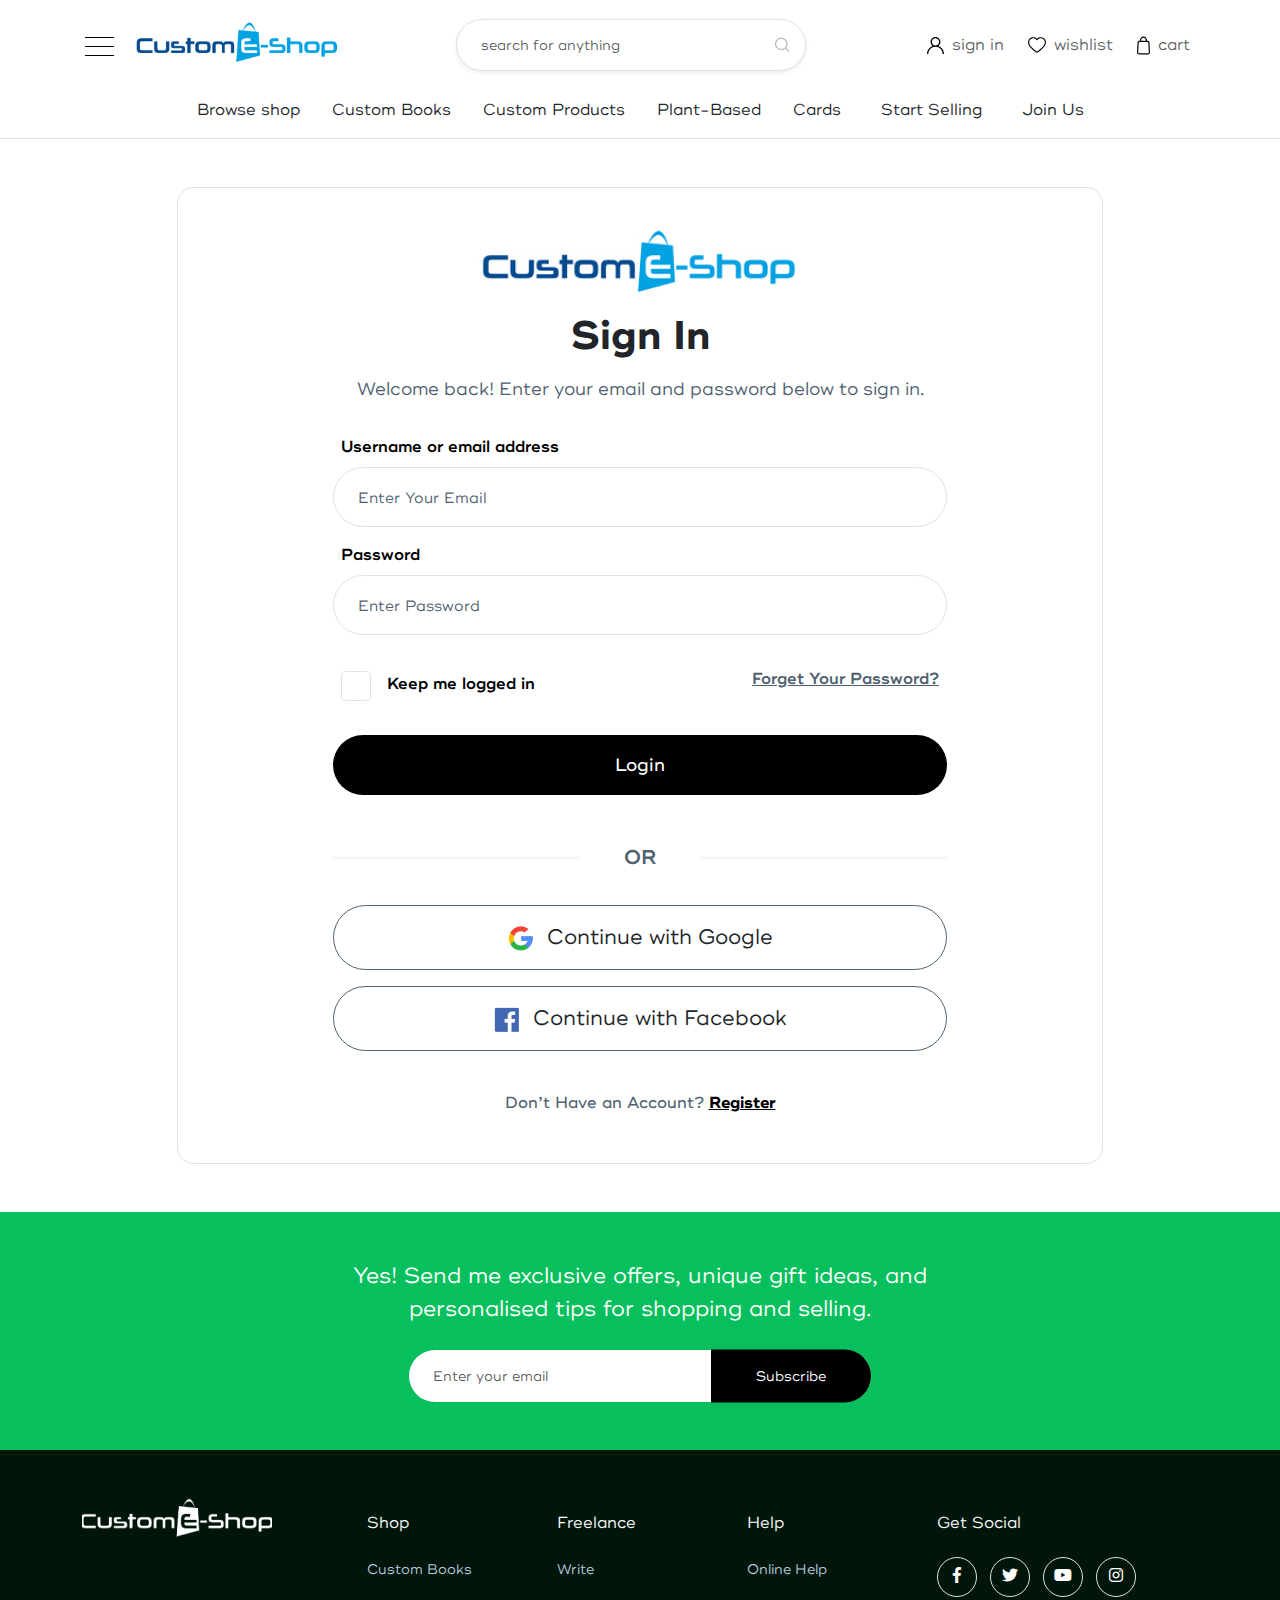
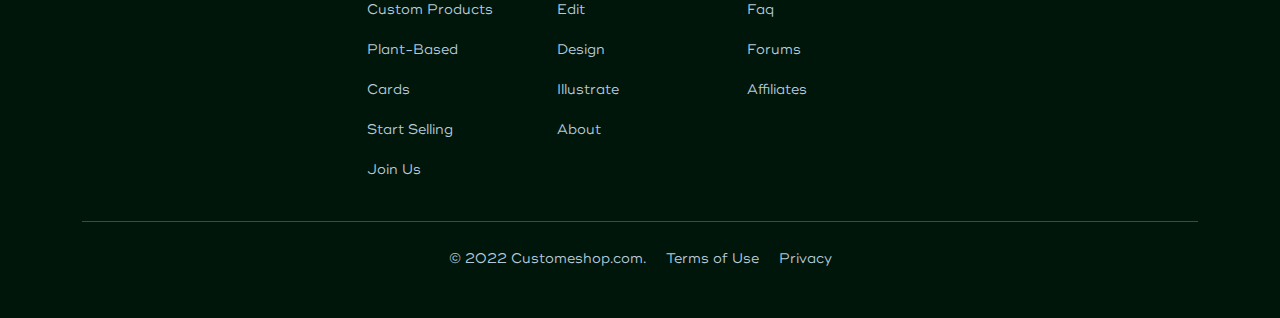
<file: signIn.html>
<!doctype html>
<html lang="en">

<head>
    <meta charset="utf-8">
    <meta name="viewport" content="width=device-width, initial-scale=1">
    <title>SignIn</title>
    <!-- favicon  -->
    <link rel="icon" href="./images/favicon.io">
    <!-- Bootstrap CSS -->
    <link rel="stylesheet" href="./css/bootstrap.min.css">
    <!-- fontawesome icon -->
    <link rel="stylesheet" href="./css/fontawesome-all.min.css">
    <!-- owl carousel css  -->
    <link rel="stylesheet" href="https://cdnjs.cloudflare.com/ajax/libs/OwlCarousel2/2.3.4/assets/owl.carousel.min.css" />
    <!-- owl theme css  -->
    <link rel="stylesheet" href="https://cdnjs.cloudflare.com/ajax/libs/OwlCarousel2/2.3.4/assets/owl.theme.default.min.css" />
    <!-- main style  -->
    <link rel="stylesheet" href="./css/style.css">
</head>

<body>

    <!-- navigation part html start  -->
    <section id="navigation" class="border-bottom overflow-hidden">
        <nav class="navbar navbar-expand-lg pt-3">
            <div class="container">
                <button class="btn sidebar sidebar-icon border-0 me-3 p-0"><img src="./images/sidebar-icon.svg" alt="sidebar-icon.svg" class="img-fluid"></button>
                <button class="btn sidebar sidebar-close d-none border-0 me-3 p-0"><img src="./images/sidebar-close.svg" alt="sidebar-close.svg" class="img-fluid"></button>
                <a class="navbar-brand" href="./home.html"><img src="./images/logo.svg" alt="logo.svg" class="img-fluid"></a>
                <form class="d-flex position-relative m-auto" role="search">
                    <input class="form-control shadow-sm me-2 fw-normal rounded-pill ps-4 pe-5" type="search" placeholder="search for anything" aria-label="Search">
                    <button class="btn border-0 position-absolute end-0 top-50 translate-middle-y d-flex p-0 me-4" type="submit"><img src="./images/search-icon.svg" alt="search-icon.svg" class="img-fluid"></button>
                </form>
                <div class="justify-content-end flex-grow-0" id="navbarSupportedContent">
                    <ul class="navbar-nav mb-2 mb-lg-0 flex-row">
                        <li class="nav-item ms-2">
                            <a class="nav-link d-flex align-items-center fw-normal" href="./signIn.html"><img src="./images/user-icon.svg" alt="user-icon.svg" class="img-fluid me-2"><span class="d-none d-md-block">sign in</span></a>
                        </li>
                        <li class="nav-item ms-2">
                            <a class="nav-link d-flex align-items-center fw-normal" href="./listing.html"><img src="./images/whitelist-icon.svg" alt="whitelist.svg" class="img-fluid me-2"> <span class="d-none d-md-block">wishlist</span> </a>
                        </li>
                        <li class="nav-item ms-2">
                            <a class="nav-link d-flex align-items-center fw-normal" href="./checkout.html"><img src="./images/cart-icon.svg" alt="cart.svg" class="img-fluid me-2"> <span class="d-none d-md-block">cart</span></a>
                        </li>
                    </ul>
                </div>
            </div>
        </nav>
        <!-- sideMenu part html start -->
        <div class="sideMenu bg-white position-absolute border top-0">
            <h3 class="fw-normal text-black">Filters</h3>
            <ul>
                <li class="border-bottom py-3"><a class="fw-medium d-flex align-items-center justify-content-between" href="./product.html">Browse shop</a></li>
                <li class="border-bottom py-3"><a class="fw-medium d-flex align-items-center justify-content-between" href="#">Custom Books <i class="fas fa-angle-right"></i></a></li>
                <li class="border-bottom py-3"><a class="fw-medium d-flex align-items-center justify-content-between" href="#">Custom Products <i class="fas fa-angle-right"></i></a></li>
                <li class="border-bottom py-3"><a class="fw-medium d-flex align-items-center justify-content-between" href="#">Plant-Based<i class="fas fa-angle-right"></i></a></li>
                <li class="border-bottom py-3"><a class="fw-medium d-flex align-items-center justify-content-between" href="./home.html">Home</a></li>
                <li class="border-bottom py-3"><a class="fw-medium d-flex align-items-center justify-content-between" href="#">Crads</a></li>
                <li class="border-bottom py-3"><a class="fw-medium d-flex align-items-center justify-content-between" href="#">Start Selling</a></li>
                <li class="border-bottom py-3"><a class="fw-medium d-flex align-items-center justify-content-between" href="./SignUp.html">Join Us</a></li>
                <li class="py-3"><a class="fw-medium d-flex align-items-center justify-content-between" href="signIn.html">Login</a></li>
            </ul>
        </div>
        <!-- sideMenu part html end -->
        <!-- navbar bottom menu start -->
        <nav class="menu py-3 d-none d-md-block">
            <div class="container">
                <div class="row">
                    <div class="col-lg-12">
                        <ul class="d-flex justify-content-center">
                            <li class="nav-item px-2 px-lg-3">
                                <a class="nav-link d-flex align-items-center fw-normal" href="./product.html">Browse shop</a>
                            </li>
                            <li class="nav-item px-2 px-lg-3">
                                <a class="nav-link d-flex align-items-center fw-normal" href="#">Custom Books</a>
                            </li>
                            <li class="nav-item px-2 px-lg-3">
                                <a class="nav-link d-flex align-items-center fw-normal" href="#">Custom Products</a>
                            </li>
                            <li class="nav-item px-2 px-lg-3">
                                <a class="nav-link d-flex align-items-center fw-normal" href="#">Plant-Based</a>
                            </li>
                            <li class="nav-item px-2 px-lg-3">
                                <a class="nav-link d-flex align-items-center fw-normal" href="#">Cards</a>
                            </li>
                            <li class="nav-item px-2 px-lg-4">
                                <a class="nav-link d-flex align-items-center fw-normal" href="#">Start Selling</a>
                            </li>
                            <li class="nav-item px-2 px-lg-3">
                                <a class="nav-link d-flex align-items-center fw-normal" href="./SignUp.html">Join Us</a>
                            </li>
                        </ul>
                    </div>
                </div>
            </div>
        </nav>
        <!-- navbar bottom menu end -->

    </section>
    <!-- navigation part html end  -->


    <!-- signIn part html start -->
    <section id="signin" class="py-5">
        <div class="container">
            <div class="row">
                <div class="col-lg-10 m-auto">
                    <div class="signin-content border rounded-4 py-4">
                        <div class="logo text-center mb-2 pt-3">
                            <a href="#" class="navbar-brand m-0"><img src="./images/logo.png" alt="logo.png" class="img-fluid"></a>
                        </div>
                        <div class="heading-subtitle text-center">
                            <h2 class="fw-bold mb-3">Sign In</h2>
                            <p class="fw-normal text-muted">Welcome back! Enter your email and password below to sign in.</p>
                        </div>
                        <!-- form part start -->
                        <form action="" class="pb-4 pt-3">
                            <div class="mb-3">
                                <label for="username-email" class="form-label fw-semibold text-black ms-2">Username or email address</label>
                                <input type="text" class="form-control bg-white shadow-none rounded-pill px-4 fw-normal" id="username-email" aria-describedby="emailHelp" placeholder="Enter Your Email">
                            </div>
                            <div class="mb-3">
                                <label for="password" class="form-label fw-semibold text-black ms-2">Password</label>
                                <input type="password" class="form-control bg-white shadow-none rounded-pill px-4 fw-normal" id="password" placeholder="Enter Password">
                            </div>
                            <div class="d-md-flex justify-content-between mb-2 pt-3 px-2">
                                <div class="form-check d-flex align-items-center justify-content-center justify-content-md-start">
                                    <input type="checkbox" class="form-check-input shadow-none rounded-1" id="Check">
                                    <label class="form-check-label fw-semibold text-black ms-3 mb-0" for="Check">Keep me logged in</label>
                                </div>
                                <div class="forget text-center pt-4 pt-md-0">
                                    <a class="fw-semibold text-muted text-decoration-underline" href="#">Forget Your Password?</a>
                                </div>
                            </div>
                            <div class="d-grid login-btn pt-4">
                                <button type="submit" class="btn bg-black text-white fw-medium rounded-pill">Login</button>
                            </div>
                        </form>
                        <!-- form part end -->

                        <!-- googel and facebook btn part -->
                        <div class="signin-option text-center py-4 position-relative"><span class="fw-semibold text-muted">OR</span></div>
                        <div class="d-grid gap-3 signin-other-btn mb-4 pt-2">
                            <button class="btn rounded-pill fw-mediumd" type="button"><img src="./images/google-icon.png" alt="google-icon.png" class="img-fluid me-2"> Continue with Google</button>
                            <button class="btn rounded-pill fw-mediumd" type="button"><img src="./images/facebook-icon.png" alt="facebook-icon.png" class="img-fluid me-2"> Continue with Facebook</button>
                        </div>
                        <div class="text-center pt-3 pb-2">
                            <p class="fw-medium text-muted">Don’t Have an Account? <a class="text-black fw-bold text-decoration-underline" href="./SignUp.html">Register</a></p>
                        </div>
                    </div>
                </div>
            </div>
        </div>
    </section>
    <!-- signIn part html end -->

    <!-- subscribe part html start -->
    <section id="subscribe" class="py-5">
        <div class="container">
            <div class="row">
                <div class="col-lg-7 m-auto">
                    <div class="subscribe-content text-center">
                        <p class="text-white fw-normal mb-4">Yes! Send me exclusive offers, unique gift ideas, and personalised
                            tips for shopping and selling.</p>
                        <form class="position-relative m-auto" role="search">
                            <input class="form-control me-2 rounded-pill px-4 fw-normal shadow-none border-0" type="search" placeholder="Enter your email" aria-label="Search">
                            <button class="btn text-white fw-normal rounded-start-0 rounded-pill border-0 shadow-none bg-black position-absolute translate-middle-y" type="submit">Subscribe</button>
                        </form>
                    </div>
                </div>
            </div>
        </div>
    </section>
    <!-- subscribe part html end -->

    <!-- footer part html start -->
    <footer id="footer" class="py-5">
        <div class="container">
            <div class="row">
                <div class="col-lg-3">
                    <div class="logo text-center text-xl-start mb-4 mb-xl-0">
                        <img src="./images/logo-white.png" alt="logo-white.png" class="img-fluid">
                    </div>
                </div>
                <div class="col-6 col-md-4 col-lg-2">
                    <div class="footer-items pt-3">
                        <h6 class="text-white fw-normal mb-4">Shop</h6>
                        <ul>
                            <li class="mb-3"><a class="fw-normal" href="#">Custom Books</a></li>
                            <li class="mb-3"><a class="fw-normal" href="#">Custom Products</a></li>
                            <li class="mb-3"><a class="fw-normal" href="#">Plant-Based</a></li>
                            <li class="mb-3"><a class="fw-normal" href="#">Cards</a></li>
                            <li class="mb-3"><a class="fw-normal" href="#">Start Selling</a></li>
                            <li class="mb-3"><a class="fw-normal" href="#">Join Us</a></li>
                        </ul>
                    </div>
                </div>
                <div class="col-6 col-md-4 col-lg-2">
                    <div class="footer-items pt-3">
                        <h6 class="text-white fw-normal mb-4">Freelance</h6>
                        <ul>
                            <li class="mb-3"><a class="fw-normal" href="#">Write</a></li>
                            <li class="mb-3"><a class="fw-normal" href="#">Edit</a></li>
                            <li class="mb-3"><a class="fw-normal" href="#">Design</a></li>
                            <li class="mb-3"><a class="fw-normal" href="#">Illustrate</a></li>
                            <li class="mb-3"><a class="fw-normal" href="#">About</a></li>
                        </ul>
                    </div>
                </div>
                <div class="col-6 col-md-4 col-lg-2">
                    <div class="footer-items pt-3">
                        <h6 class="text-white fw-normal mb-4">Help</h6>
                        <ul>
                            <li class="mb-3"><a class="fw-normal" href="#">Online Help</a></li>
                            <li class="mb-3"><a class="fw-normal" href="#">Faq</a></li>
                            <li class="mb-3"><a class="fw-normal" href="#">Forums</a></li>
                            <li class="mb-3"><a class="fw-normal" href="#">Affiliates</a></li>
                        </ul>
                    </div>
                </div>
                <div class="col-lg">
                    <div class="footer-items pt-3 social-icon text-center text-lg-start">
                        <h6 class="text-white fw-normal mb-4">Get Social</h6>
                        <a class="text-white rounded-circle text-center border d-inline-block me-2" href="#"><i class="fab fa-facebook-f"></i></a>
                        <a class="text-white rounded-circle text-center border d-inline-block me-2" href="#"><i class="fab fa-twitter"></i></a>
                        <a class="text-white rounded-circle text-center border d-inline-block me-2" href="#"><i class="fab fa-youtube"></i></a>
                        <a class="text-white rounded-circle text-center border d-inline-block" href="#"><i class="fab fa-instagram"></i></a>
                    </div>
                </div>
            </div>
            <div class="row">
                <div class="col-lg-12">
                    <div class="footer-bottom mt-4 text-center pt-4">
                        <small class="fw-normal">© 2022 Customeshop.com. <a class="ms-3" href="#">Terms of Use </a> <a class="ms-3" href="#">Privacy</a></small>
                    </div>
                </div>
            </div>
        </div>
    </footer>
    <!-- footer part html end -->

        
    <!-- jQuery library  -->
    <script src="./js/jquery-1.12.1.min.js"></script>
    <!-- owl carousel  -->
    <script src="https://cdnjs.cloudflare.com/ajax/libs/OwlCarousel2/2.3.4/owl.carousel.min.js"></script>
    <!-- Bootstrap Bundle with Popper -->
    <script src="./js/bootstrap.bundle.min.js"></script>
    <!-- custom js -->
    <script src="./js/custom.js"></script>
</body>

</html>
</file>
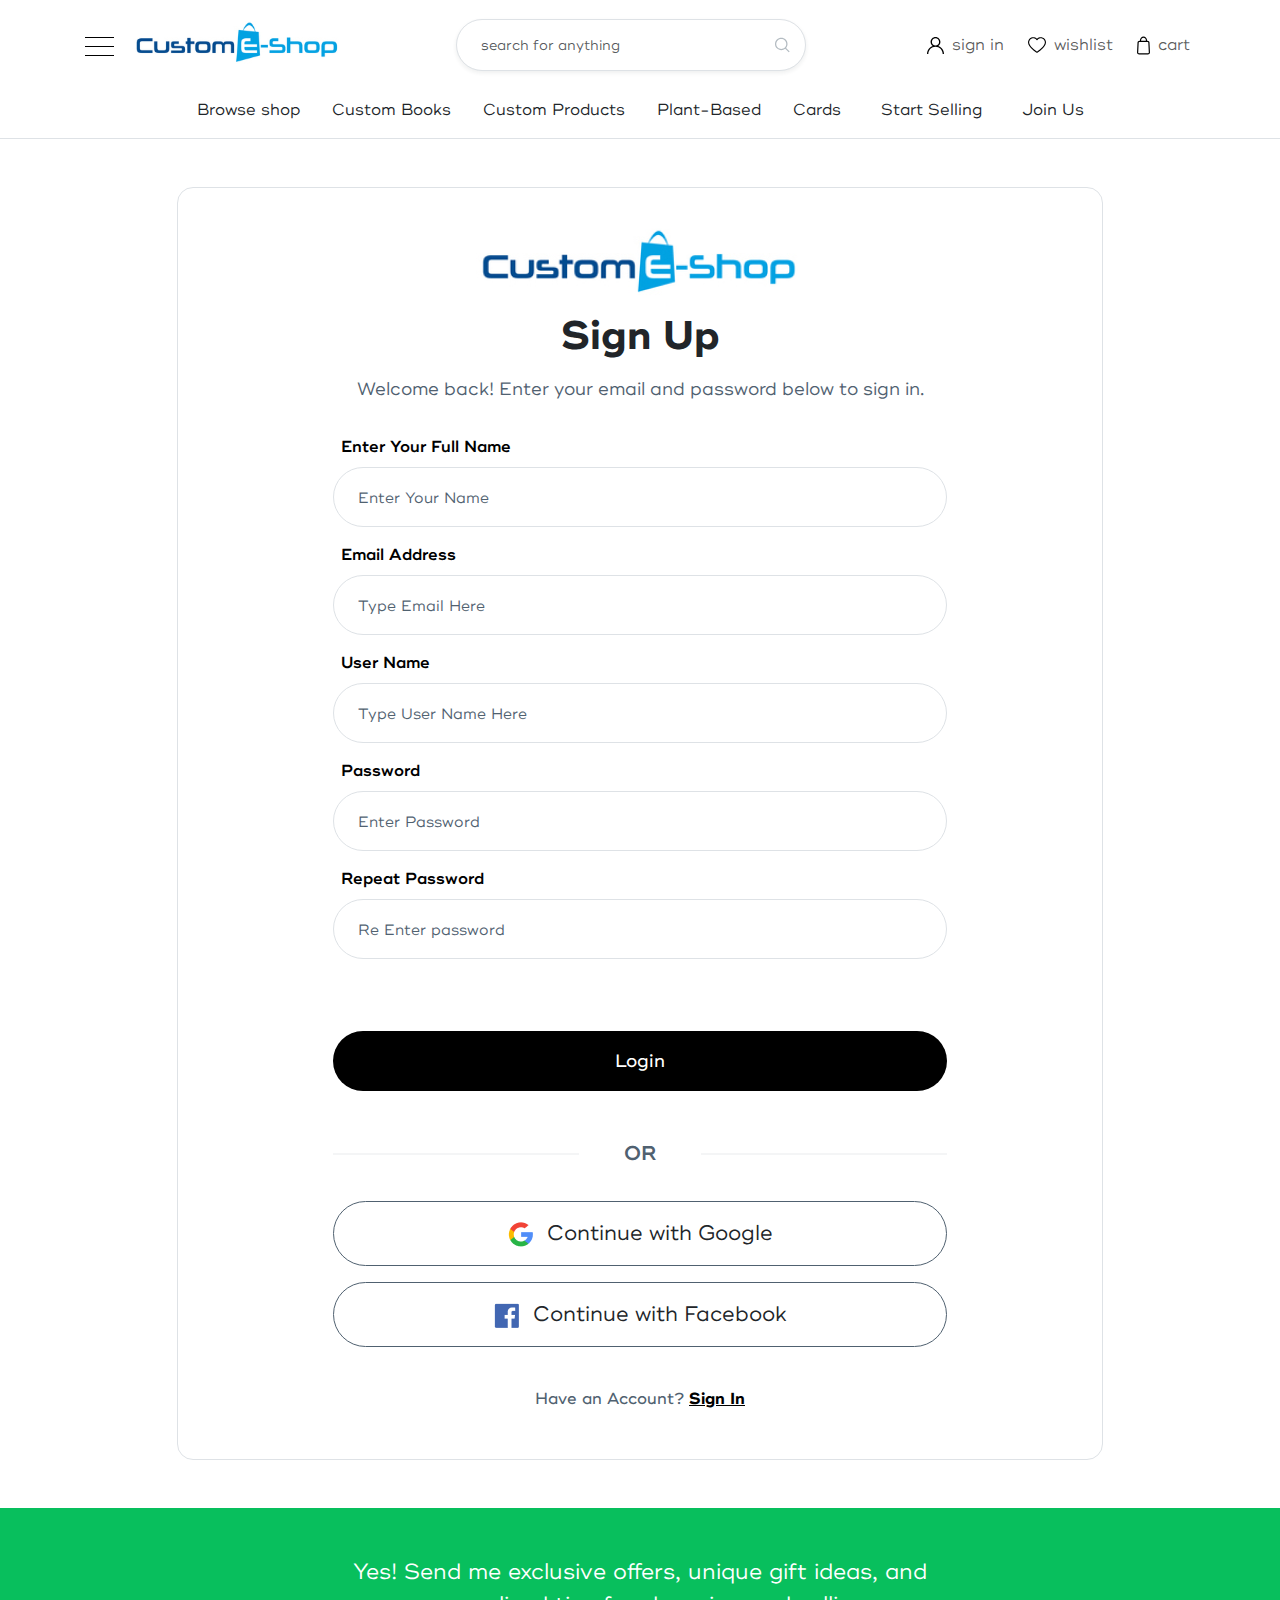
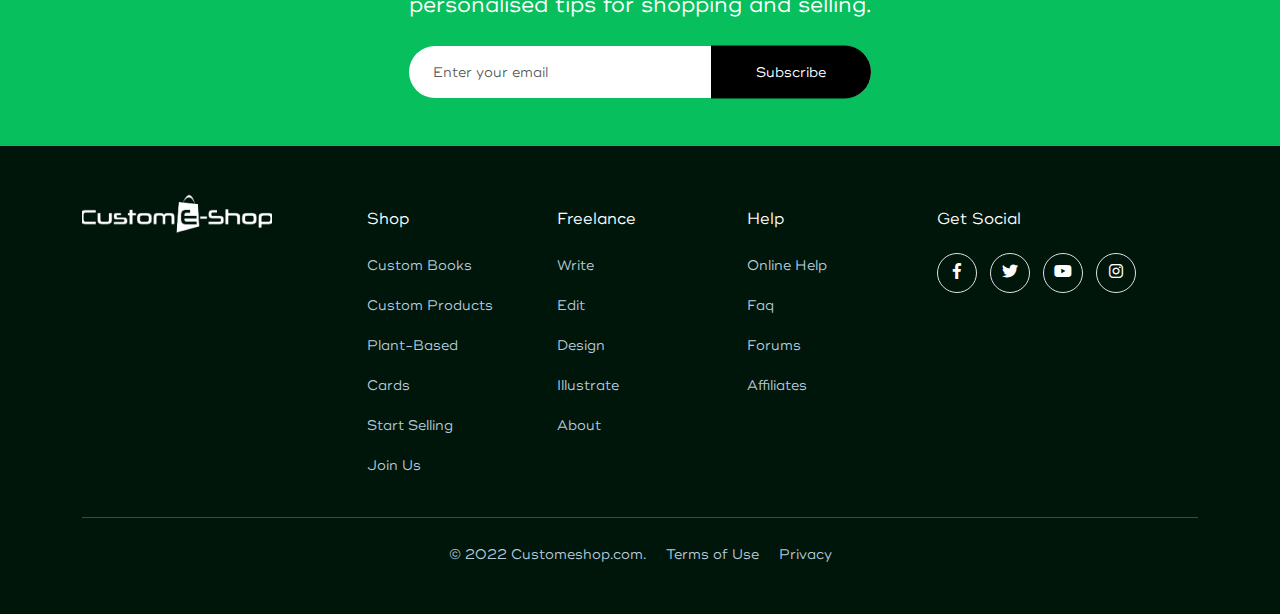
<file: SignUp.html>
<!doctype html>
<html lang="en">

<head>
    <meta charset="utf-8">
    <meta name="viewport" content="width=device-width, initial-scale=1">
    <title>SignUp</title>
    <!-- favicon  -->
    <link rel="icon" href="./images/favicon.io">
    <!-- Bootstrap CSS -->
    <link rel="stylesheet" href="./css/bootstrap.min.css">
    <!-- fontawesome icon -->
    <link rel="stylesheet" href="./css/fontawesome-all.min.css">
    <!-- owl carousel css  -->
    <link rel="stylesheet" href="https://cdnjs.cloudflare.com/ajax/libs/OwlCarousel2/2.3.4/assets/owl.carousel.min.css" />
    <!-- owl theme css  -->
    <link rel="stylesheet" href="https://cdnjs.cloudflare.com/ajax/libs/OwlCarousel2/2.3.4/assets/owl.theme.default.min.css" />
    <!-- main style  -->
    <link rel="stylesheet" href="./css/style.css">
</head>

<body>

    <!-- navigation part html start  -->
    <section id="navigation" class="border-bottom overflow-hidden">
        <nav class="navbar navbar-expand-lg pt-3">
            <div class="container">
                <button class="btn sidebar sidebar-icon border-0 me-3 p-0"><img src="./images/sidebar-icon.svg" alt="sidebar-icon.svg" class="img-fluid"></button>
                <button class="btn sidebar sidebar-close d-none border-0 me-3 p-0"><img src="./images/sidebar-close.svg" alt="sidebar-close.svg" class="img-fluid"></button>
                <a class="navbar-brand" href="./home.html"><img src="./images/logo.svg" alt="logo.svg" class="img-fluid"></a>
                <form class="d-flex position-relative m-auto" role="search">
                    <input class="form-control shadow-sm me-2 fw-normal rounded-pill ps-4 pe-5" type="search" placeholder="search for anything" aria-label="Search">
                    <button class="btn border-0 position-absolute end-0 top-50 translate-middle-y d-flex p-0 me-4" type="submit"><img src="./images/search-icon.svg" alt="search-icon.svg" class="img-fluid"></button>
                </form>
                <div class="justify-content-end flex-grow-0" id="navbarSupportedContent">
                    <ul class="navbar-nav mb-2 mb-lg-0 flex-row">
                        <li class="nav-item ms-2">
                            <a class="nav-link d-flex align-items-center fw-normal" href="./signIn.html"><img src="./images/user-icon.svg" alt="user-icon.svg" class="img-fluid me-2"><span class="d-none d-md-block">sign in</span></a>
                        </li>
                        <li class="nav-item ms-2">
                            <a class="nav-link d-flex align-items-center fw-normal" href="./listing.html"><img src="./images/whitelist-icon.svg" alt="whitelist.svg" class="img-fluid me-2"> <span class="d-none d-md-block">wishlist</span> </a>
                        </li>
                        <li class="nav-item ms-2">
                            <a class="nav-link d-flex align-items-center fw-normal" href="./checkout.html"><img src="./images/cart-icon.svg" alt="cart.svg" class="img-fluid me-2"> <span class="d-none d-md-block">cart</span></a>
                        </li>
                    </ul>
                </div>
            </div>
        </nav>
        <!-- sideMenu part html start -->
        <div class="sideMenu bg-white position-absolute border top-0">
            <h3 class="fw-normal text-black">Filters</h3>
            <ul>
                <li class="border-bottom py-3"><a class="fw-medium d-flex align-items-center justify-content-between" href="./product.html">Browse shop</a></li>
                <li class="border-bottom py-3"><a class="fw-medium d-flex align-items-center justify-content-between" href="#">Custom Books <i class="fas fa-angle-right"></i></a></li>
                <li class="border-bottom py-3"><a class="fw-medium d-flex align-items-center justify-content-between" href="#">Custom Products <i class="fas fa-angle-right"></i></a></li>
                <li class="border-bottom py-3"><a class="fw-medium d-flex align-items-center justify-content-between" href="#">Plant-Based<i class="fas fa-angle-right"></i></a></li>
                <li class="border-bottom py-3"><a class="fw-medium d-flex align-items-center justify-content-between" href="./home.html">Home</a></li>
                <li class="border-bottom py-3"><a class="fw-medium d-flex align-items-center justify-content-between" href="#">Crads</a></li>
                <li class="border-bottom py-3"><a class="fw-medium d-flex align-items-center justify-content-between" href="#">Start Selling</a></li>
                <li class="border-bottom py-3"><a class="fw-medium d-flex align-items-center justify-content-between" href="./SignUp.html">Join Us</a></li>
                <li class="py-3"><a class="fw-medium d-flex align-items-center justify-content-between" href="signIn.html">Login</a></li>
            </ul>
        </div>
        <!-- sideMenu part html end -->
        <!-- navbar bottom menu start -->
        <nav class="menu py-3 d-none d-md-block">
            <div class="container">
                <div class="row">
                    <div class="col-lg-12">
                        <ul class="d-flex justify-content-center">
                            <li class="nav-item px-2 px-lg-3">
                                <a class="nav-link d-flex align-items-center fw-normal" href="./product.html">Browse shop</a>
                            </li>
                            <li class="nav-item px-2 px-lg-3">
                                <a class="nav-link d-flex align-items-center fw-normal" href="#">Custom Books</a>
                            </li>
                            <li class="nav-item px-2 px-lg-3">
                                <a class="nav-link d-flex align-items-center fw-normal" href="#">Custom Products</a>
                            </li>
                            <li class="nav-item px-2 px-lg-3">
                                <a class="nav-link d-flex align-items-center fw-normal" href="#">Plant-Based</a>
                            </li>
                            <li class="nav-item px-2 px-lg-3">
                                <a class="nav-link d-flex align-items-center fw-normal" href="#">Cards</a>
                            </li>
                            <li class="nav-item px-2 px-lg-4">
                                <a class="nav-link d-flex align-items-center fw-normal" href="#">Start Selling</a>
                            </li>
                            <li class="nav-item px-2 px-lg-3">
                                <a class="nav-link d-flex align-items-center fw-normal" href="./SignUp.html">Join Us</a>
                            </li>
                        </ul>
                    </div>
                </div>
            </div>
        </nav>
        <!-- navbar bottom menu end -->

    </section>
    <!-- navigation part html end  -->


    <!-- signIn part html start -->
    <section id="signin" class="py-5">
        <div class="container">
            <div class="row">
                <div class="col-lg-10 m-auto">
                    <div class="signin-content border rounded-4 py-4">
                        <div class="logo text-center mb-2 pt-3">
                            <a href="#" class="navbar-brand m-0"><img src="./images/logo.png" alt="logo.png" class="img-fluid"></a>
                        </div>
                        <div class="heading-subtitle text-center">
                            <h2 class="fw-bold mb-3">Sign Up</h2>
                            <p class="fw-normal text-muted">Welcome back! Enter your email and password below to sign in.</p>
                        </div>
                        <!-- form part start -->
                        <form action="" class="pb-4 pt-3">
                            <div class="mb-3">
                                <label for="name" class="form-label fw-semibold text-black ms-2">Enter Your Full Name</label>
                                <input type="name" class="form-control bg-white shadow-none rounded-pill px-4 fw-normal" id="name" placeholder="Enter Your Name">
                            </div>
                            <div class="mb-3">
                                <label for="email" class="form-label fw-semibold text-black ms-2">Email Address</label>
                                <input type="email" class="form-control bg-white shadow-none rounded-pill px-4 fw-normal" id="email" aria-describedby="emailHelp" placeholder="Type Email Here">
                            </div>
                            <div class="mb-3">
                                <label for="Username" class="form-label fw-semibold text-black ms-2">User Name</label>
                                <input type="username" class="form-control bg-white shadow-none rounded-pill px-4 fw-normal" id="Username" placeholder="Type User Name Here">
                            </div>
                            <div class="mb-3">
                                <label for="password" class="form-label fw-semibold text-black ms-2">Password</label>
                                <input type="password" class="form-control bg-white shadow-none rounded-pill px-4 fw-normal" id="password" placeholder="Enter Password">
                            </div>
                            <div class="mb-3">
                                <label for="rePassword" class="form-label fw-semibold text-black ms-2">Repeat Password</label>
                                <input type="password" class="form-control bg-white shadow-none rounded-pill px-4 fw-normal" id="rePassword" placeholder="Re Enter password">
                            </div>
                            <div class="recaptcha py-3">
                                <div class="g-recaptcha" data-sitekey="6Lel4Z4UAAAAAOa8LO1Q9mqKRUiMYl_00o5mXJrR"></div>
                            </div>
                            <div class="d-grid login-btn pt-4">
                                <button type="submit" class="btn bg-black text-white fw-medium rounded-pill">Login</button>
                            </div>
                        </form>
                        <!-- form part end -->

                        <!-- googel and facebook btn part -->
                        <div class="signin-option text-center py-4 position-relative"><span class="fw-semibold text-muted">OR</span></div>
                        <div class="d-grid gap-3 signin-other-btn mb-4 pt-2">
                            <button class="btn rounded-pill fw-mediumd" type="button"><img src="./images/google-icon.png" alt="google-icon.png" class="img-fluid me-2"> Continue with Google</button>
                            <button class="btn rounded-pill fw-mediumd" type="button"><img src="./images/facebook-icon.png" alt="facebook-icon.png" class="img-fluid me-2"> Continue with Facebook</button>
                        </div>
                        <div class="text-center pt-3 pb-2">
                            <p class="fw-medium text-muted">Have an Account? <a class="text-black fw-bold text-decoration-underline" href="./signIn.html">Sign In</a></p>
                        </div>
                    </div>
                </div>
            </div>
        </div>
    </section>
    <!-- signIn part html end -->

    <!-- subscribe part html start -->
    <section id="subscribe" class="py-5">
        <div class="container">
            <div class="row">
                <div class="col-lg-7 m-auto">
                    <div class="subscribe-content text-center">
                        <p class="text-white fw-normal mb-4">Yes! Send me exclusive offers, unique gift ideas, and personalised
                            tips for shopping and selling.</p>
                        <form class="position-relative m-auto" role="search">
                            <input class="form-control me-2 rounded-pill px-4 fw-normal shadow-none border-0" type="search" placeholder="Enter your email" aria-label="Search">
                            <button class="btn text-white fw-normal rounded-start-0 rounded-pill border-0 shadow-none bg-black position-absolute translate-middle-y" type="submit">Subscribe</button>
                        </form>
                    </div>
                </div>
            </div>
        </div>
    </section>
    <!-- subscribe part html end -->

    <!-- footer part html start -->
    <footer id="footer" class="py-5">
        <div class="container">
            <div class="row">
                <div class="col-lg-3">
                    <div class="logo text-center text-xl-start mb-4 mb-xl-0">
                        <img src="./images/logo-white.png" alt="logo-white.png" class="img-fluid">
                    </div>
                </div>
                <div class="col-6 col-md-4 col-lg-2">
                    <div class="footer-items pt-3">
                        <h6 class="text-white fw-normal mb-4">Shop</h6>
                        <ul>
                            <li class="mb-3"><a class="fw-normal" href="#">Custom Books</a></li>
                            <li class="mb-3"><a class="fw-normal" href="#">Custom Products</a></li>
                            <li class="mb-3"><a class="fw-normal" href="#">Plant-Based</a></li>
                            <li class="mb-3"><a class="fw-normal" href="#">Cards</a></li>
                            <li class="mb-3"><a class="fw-normal" href="#">Start Selling</a></li>
                            <li class="mb-3"><a class="fw-normal" href="#">Join Us</a></li>
                        </ul>
                    </div>
                </div>
                <div class="col-6 col-md-4 col-lg-2">
                    <div class="footer-items pt-3">
                        <h6 class="text-white fw-normal mb-4">Freelance</h6>
                        <ul>
                            <li class="mb-3"><a class="fw-normal" href="#">Write</a></li>
                            <li class="mb-3"><a class="fw-normal" href="#">Edit</a></li>
                            <li class="mb-3"><a class="fw-normal" href="#">Design</a></li>
                            <li class="mb-3"><a class="fw-normal" href="#">Illustrate</a></li>
                            <li class="mb-3"><a class="fw-normal" href="#">About</a></li>
                        </ul>
                    </div>
                </div>
                <div class="col-6 col-md-4 col-lg-2">
                    <div class="footer-items pt-3">
                        <h6 class="text-white fw-normal mb-4">Help</h6>
                        <ul>
                            <li class="mb-3"><a class="fw-normal" href="#">Online Help</a></li>
                            <li class="mb-3"><a class="fw-normal" href="#">Faq</a></li>
                            <li class="mb-3"><a class="fw-normal" href="#">Forums</a></li>
                            <li class="mb-3"><a class="fw-normal" href="#">Affiliates</a></li>
                        </ul>
                    </div>
                </div>
                <div class="col-lg">
                    <div class="footer-items pt-3 social-icon text-center text-lg-start">
                        <h6 class="text-white fw-normal mb-4">Get Social</h6>
                        <a class="text-white rounded-circle text-center border d-inline-block me-2" href="#"><i class="fab fa-facebook-f"></i></a>
                        <a class="text-white rounded-circle text-center border d-inline-block me-2" href="#"><i class="fab fa-twitter"></i></a>
                        <a class="text-white rounded-circle text-center border d-inline-block me-2" href="#"><i class="fab fa-youtube"></i></a>
                        <a class="text-white rounded-circle text-center border d-inline-block" href="#"><i class="fab fa-instagram"></i></a>
                    </div>
                </div>
            </div>
            <div class="row">
                <div class="col-lg-12">
                    <div class="footer-bottom mt-4 text-center pt-4">
                        <small class="fw-normal">© 2022 Customeshop.com. <a class="ms-3" href="#">Terms of Use </a> <a class="ms-3" href="#">Privacy</a></small>
                    </div>
                </div>
            </div>
        </div>
    </footer>
    <!-- footer part html end -->


    <!-- jQuery library  -->
    <script src="./js/jquery-1.12.1.min.js"></script>
    <!-- owl carousel  -->
    <script src="https://cdnjs.cloudflare.com/ajax/libs/OwlCarousel2/2.3.4/owl.carousel.min.js"></script>
    <!-- Bootstrap Bundle with Popper -->
    <script src="./js/bootstrap.bundle.min.js"></script>
    <!-- custom js -->
    <script src="./js/custom.js"></script>
</body>

</html>
</file>
<file: css/style.css>
/**
 * common part css
 *
 * @format
 */

* {
  margin: 0;
  outline: 0;
  padding: 0;
}

img {
  border: 0;
}

ul,
ol {
  margin: 0;
  padding: 0;
  list-style-type: none;
}

a {
  text-decoration: none;
}

a:hover {
  text-decoration: none;
}

.form-control:focus {
  box-shadow: none;
  border-color: #e2e5e9 !important;
}

/* fonts css  */
@font-face {
  font-family: Ridley-Grotesk-light;
  src: url(../webfonts/Ridley-Grotesk-Light.otf);
}

@font-face {
  font-family: Ridley-Grotesk-Regular;
  src: url(../webfonts/Ridley-Grotesk-Regular.otf);
}

@font-face {
  font-family: Ridley-Grotesk-Medium;
  src: url(../webfonts/Ridley-Grotesk-Medium.otf);
}

@font-face {
  font-family: Ridley-Grotesk-SemiBold;
  src: url(../webfonts/Ridley-Grotesk-SemiBold.otf);
}

@font-face {
  font-family: Ridley-Grotesk-Bold;
  src: url(../webfonts/Ridley-Grotesk-Bold.otf);
}

/* font family css  */
.fw-light {
  font-family: Ridley-Grotesk-light;
}

.fw-normal {
  font-family: Ridley-Grotesk-Regular;
}

.fw-medium {
  font-weight: 500;
  font-family: Ridley-Grotesk-Medium;
}

.fw-semibold {
  font-family: Ridley-Grotesk-SemiBold;
}

.fw-bold {
  font-family: Ridley-Grotesk-Bold;
}

/* fonts size css  */
h2 {
  font-size: 2.5rem;
}

/* text color css  */
.text-muted {
  color: #506170 !important;
}

/* button color  */
.btn-outline-success {
  --bs-btn-color: #3ab549;
  --bs-btn-border-color: #3ab549;
  --bs-btn-hover-bg: #3ab549;
  --bs-btn-hover-border-color: #3ab549;
  --bs-btn-active-bg: #3ab549;
  --bs-btn-active-border-color: #3ab549;
}
.dropdown-item.active,
.dropdown-item:active {
  background-color: #08bf5d;
}

body {
  font-family: Ridley-Grotesk-Regular;
}

/* navigation part css */
.navbar form {
  width: 32%;
}

.navbar .form-control {
  height: 52px;
  font-size: 0.875rem;
}

.sidebar {
  height: 30px;
  width: 34px;
}

.sideMenu {
  display: none;
  z-index: 1;
  width: 235px;
  padding-top: 30px;
  padding-bottom: 30px;
  border-color: rgba(171, 175, 182, 0.2) !important;
}

.sideMenu h3 {
  font-size: 1.875rem;
  padding-left: 30px;
}

.sideMenu ul li {
  padding-left: 30px;
  padding-right: 18px;
  border-color: rgba(171, 175, 182, 0.2) !important;
}

.sideMenu ul li a {
  font-size: 0.938rem;
  color: #090045;
  transition: all linear 0.1s;
}

.sideMenu ul li a:hover {
  color: #3ab549;
}

.sideMenu .navbar form {
  width: 30%;
}

/* range bar css part start */
.range-bar {
  padding: 40px 30px;
  border-radius: 20px;
  background-color: #f5fffa;
}

.custom-range {
  height: 5px;
  outline: none;
  appearance: none;
  border-radius: 200px;
  background: #c6fee0;
  -webkit-appearance: none;
  position: relative;
  opacity: 0.7;
  -webkit-transition: 0.2s;
  transition: opacity 0.2s;
}

.custom-range::-webkit-slider-thumb {
  width: 16px;
  height: 16px;
  cursor: pointer;
  border-radius: 50%;
  background: #04aa6d;
  border: 4px solid #ffffff;
  box-shadow: 0px 2px 3px 0px #81818140;
}

.custom-range::-moz-range-thumb {
  width: 16px;
  height: 16px;
  cursor: pointer;
  border-radius: 50%;
  background: #04aa6d;
  border: 4px solid #ffffff;
  box-shadow: 0px 2px 3px 0px #81818140;
}

.custom-range::-moz-range-progress {
  height: 5px;
  border-radius: 200px;
  background-color: #08bf5d;
}

.custom-range::-webkit-range-progress {
  height: 5px;
  border-radius: 200px;
  background-color: #08bf5d;
}

/* Mouse-over effects */
.custom-range:hover {
  opacity: 1;
}

/* range bar css part end */

.range-bar label {
  font-size: 0.813rem;
}

.range-bar .less {
  left: 30px;
  bottom: 15px;
}

.range-bar .more {
  right: 30px;
  bottom: 15px;
}

.range-bar .count-no1 {
  top: 20px;
  left: 36px;
}

.range-bar .count-no6 {
  top: 20px;
  right: 36px;
}

/* product hero css  */
#hero {
  background-size: cover;
  background-position: center;
  background-repeat: no-repeat;
  background-image: url(../images/bg-banner.jpg);
}

#hero .hero-text p {
  font-size: 30px;
}

/* product reviewer past csss */

.reviewer .user-text h4 {
  font-size: 25px;
}

.reviewer .user-text h6 {
  font-size: 15px;
}

.reviewer .user-text p {
  color: #506170;
  font-size: 15px;
  line-height: 24px;
}

.reviewer .contact-box h6 {
  font-size: 14px;
}

.reviewer .contact-box .icon img {
  padding: 12px;
}

.review a {
  color: #ffcc03;
}

.review-text h5 {
  font-size: 22px;
}

.review-bar {
  width: 100px;
  height: 20px;
  background-color: #f2f2f2;
}

.bar-fill {
  background-color: #027867;
}

.review-text .review-count .review a {
  font-size: 14px;
}

.review-text .review-count span {
  font-size: 13px;
}

.review-text .form-control {
  height: 55px;
  font-size: 15px;
}

.review-text .form-control::placeholder {
  color: #506170;
}

.review-text .date-time span {
  color: #506170;
  font-size: 15px;
}

/* product banner css  */

#product-title {
  background-color: #08bf5d;
}

#product-title .product-title-text h4 {
  font-size: 1.75rem;
}

#product-title .product-title-text p {
  font-size: 0.875rem;
}

/* product menu scss  */
.product-menu .nav-pills .nav-link {
  color: #08bf5e;
}

.product-menu .nav-pills .nav-link.active,
.product-menu .nav-pills .show > .nav-link {
  color: #ffffff;
  background-color: #002c15;
}

.product-menu .nav .slider-icon a img {
  width: 36px;
  height: 35px;
  padding: 12px;
  border-radius: 50%;
  border: 1px solid #d9d9d9;
}

.product-menu .tab-content .tab-pane .btn-group .btn {
  height: 40px;
  font-size: 0.813rem;
}

/* side menu area part css  */

.search-box h5 {
  font-size: 20px;
}

.search-box .form-control {
  height: 40px;
  font-size: 14px;
}

.search-box .btn {
  height: 40px;
  background-color: #08bf5d;
}

/* filter price  */

.filter-product h6 {
  font-size: 20px;
}

.accordion-button:not(.collapsed) {
  color: #090045;
  box-shadow: none;
  background-color: transparent;
}

.accordion-button:not(.collapsed)::after {
  background-image: var(--bs-accordion-btn-icon);
}

.accordion-button::after {
  opacity: 0.6;
  margin-left: 25px;
}

.accordion-button:focus {
  box-shadow: none;
}

.price-box {
  color: #7e889b;
}

.price-box input {
  width: 60px;
  height: 40px;
  border: 1px solid #b3bbc1;
}

.price-box .field input {
  -moz-appearance: textfield;
}

.price-box input[type="number"]::-webkit-outer-spin-button,
.price-box input[type="number"]::-webkit-inner-spin-button {
  -webkit-appearance: none;
}

.price-slider {
  height: 5px;
  position: relative;
  background: #ddd;
  border-radius: 5px;
}

.price-slider .progress {
  left: 0%;
  right: 0%;
  height: 100%;
  position: absolute;
  border-radius: 5px;
  background: #04aa6d;
}

.range-input .left {
  left: 0;
  top: -38px;
}

.range-input .right {
  right: 0;
  top: -38px;
}

.range-input input {
  top: -5px;
  width: 100%;
  height: 5px;
  background: none;
  pointer-events: none;
  -moz-appearance: none;
  -webkit-appearance: none;
}

.range-input input[type="range"]::-webkit-slider-thumb {
  width: 19px;
  height: 19px;
  cursor: pointer;
  border-radius: 50%;
  background: #04aa6d;
  pointer-events: auto;
  -webkit-appearance: none;
  border: 4px solid #ffffff;
  box-shadow: 0px 2px 3px 0px #81818140;
}

.range-input input[type="range"]::-moz-range-thumb {
  width: 19px;
  height: 19px;
  cursor: pointer;
  border-radius: 50%;
  background: #04aa6d;
  pointer-events: auto;
  -webkit-appearance: none;
  border: 4px solid #ffffff;
  box-shadow: 0px 2px 3px 0px #81818140;
}

/* categories part  */
.categories h5 {
  font-size: 20px;
}

.categories ul li a {
  font-size: 15px;
  color: #090045;
}

.categories ul li a:hover {
  color: #08bf5d;
}

.categories ul li a.active {
  color: #08bf5d;
}

/* shortlist part css */
.shortlist-product h5 {
  font-size: 20px;
}

/* product items css  */

.product-items .price {
  font-size: 1rem;
}

.product-items .price span {
  font-size: 0.875rem;
  color: #08bf5d;
}

#product .show-btn .btn {
  height: 52px;
  font-size: 0.875rem;
  background-color: #ebebeb;
}

.product-show-items .owl-carousel .owl-nav {
  left: 50%;
  margin: 0;
  bottom: 66%;
  width: 100%;
  position: absolute;
  transform: translate(-50%, -50%);
}

.product-show-items .owl-carousel .owl-nav .owl-prev,
.product-show-items .owl-carousel .owl-nav .owl-next {
  margin: 0;
  width: 35px;
  height: 35px;
  position: absolute;
  border-radius: 50%;
  border: 1px solid #d9d9d9;
  background-color: #ffffff !important;
}

.product-show-items .owl-carousel .owl-nav .owl-prev i,
.product-show-items .owl-carousel .owl-nav .owl-next i {
  font-size: 1rem;
  color: #000000;
  line-height: 32px;
}

.product-show-items .owl-carousel .owl-nav .owl-prev {
  left: -18px;
}

.product-show-items .owl-carousel .owl-nav .owl-next {
  right: -18px;
}

.product-details-text h3 {
  font-size: 1.875rem;
}

.product-details-items h6 {
  font-size: 0.938rem;
}

.product-details-items .product-details-items-color a {
  width: 38px;
  height: 38px;
  font-size: 1rem;
}

.product-details-items-color .bg-tumbleweed {
  background-color: #d5ab83;
}

.product-details-items-color .bg-black {
  background-color: #000000;
}

.product-details-items-color .bg-brown {
  background-color: #a04041;
}

.product-details-items-color .bg-green {
  background-color: #027867;
}

.product-details-items-color .bg-sky {
  background-color: #01a1e5;
}

.product-details-items-color .bg-charcoal {
  background-color: #454545;
}

.product-details-items .product-details-items-color a {
  line-height: 40px;
}

.product-details-items .product-details-items-color a i {
  width: 30px;
  height: 30px;
  line-height: 28px;
  visibility: hidden;
  display: inline-block;
  transition: all linear 0.1s;
  border: 1px solid #ffffff;
}

.product-details-items .product-details-items-color a:hover i {
  visibility: visible;
}

.product-details-items .product-details-items-color a:focus i {
  visibility: visible;
}

.product-details-items .product-details-items-color a.active i {
  visibility: visible;
}

.product-details-items select {
  height: 52px;
}

.product-details-items .form-select {
  font-size: 0.938rem;
  background-size: 12px 12px;
  background-position-x: 97%;
  background-image: url(../images/select-icon.svg);
}

.product-details-items .btn-group .btn {
  height: 52px;
  padding: 0 35px;
  font-size: 0.938rem;
  border-color: #b3bbc1;
}

.product-details-items .price {
  font-size: 2.063rem;
}

.product-details-items .price span {
  font-size: 1.563rem;
  color: #08bf5d;
}

.product-details-items .btn {
  height: 52px;
  font-size: 1.125rem;
}

.chat-box h5 {
  height: 54px;
  font-size: 18px;
  background-color: #dadada;
}

.chat-box .form-control {
  height: 52px;
}

.chat-box .btn {
  height: 52px;
  background-color: #08bf5d !important;
}

.offer-timer .offer-text h4 {
  color: #d81818;
  font-size: 1.5rem;
}

.offer-timer .offer-text p {
  font-size: 0.938rem;
}

.offer-timer .offer-time label {
  color: #fe0000;
  font-size: 1.375rem;
}

.offer-timer .offer-time span {
  font-size: 0.813rem;
}

.offer-timer .offer-time .time-items {
  width: 58px;
  height: 58px;
  background-color: #f6f6f6;
}

.product-specific-tabs .nav-pills {
  border-color: rgba(7, 7, 7, 0.3) !important;
}

.product-specific-tabs .nav-pills .nav-link {
  font-size: 1.25rem;
  color: #000000;
}

.product-specific-tabs .nav-pills .nav-link.active,
.product-specific-tabs .nav-pills .show > .nav-link {
  color: #08bf5d;
  border-bottom: #08bf5d 3px solid;
  background-color: transparent;
}

/* pagination part css  */

.pagination .page-item .page-link {
  width: 50px;
  height: 50px;
  color: #090045;
}

.pagination .page-item .page-link:focus {
  box-shadow: none;
}

.pagination .page-item .page-link.active {
  color: #ffffff;
  background-color: #08bf5d;
}

/* signIn part css  */
.signin-content {
  padding: 0 155px;
}

.heading-subtitle p {
  font-size: 1.125rem;
}

.signin-content .form-label {
  font-size: 1rem;
}

.signin-content .form-control {
  height: 60px;
  padding: 0 30px;
  color: #00a2e2;
  font-size: 1.063rem;
}

.signin-content .form-control::placeholder {
  color: #506170;
  font-size: 0.938rem;
}

.form-check .form-check-label {
  font-size: 1rem;
}

.form-check .form-check-input {
  width: 30px;
  height: 30px;
}

.form-check .form-check-input:checked {
  background-color: #000000;
}

.form-check .form-check-input:focus {
  border-color: #b3bbc1;
}
.form-check-input:focus {
  box-shadow: none;
}
.forget a {
  font-size: 1rem;
}

.login-btn .btn {
  height: 60px;
  font-size: 1.125rem;
}

.signin-option::after {
  left: 0;
  top: 50%;
  width: 40%;
  height: 1px;
  content: "";
  opacity: 0.5;
  position: absolute;
  transform: translateY(-50%);
  background-color: #b3bbc18f;
}

.signin-option::before {
  top: 50%;
  right: 0;
  width: 40%;
  height: 1px;
  content: "";
  opacity: 0.5;
  position: absolute;
  transform: translateY(-50%);
  background-color: #b3bbc18f;
}

.signin-option span {
  font-size: 1.25rem;
}

.signin-other-btn .btn {
  height: 65px;
  font-size: 1.313rem;
  border: 0.5px solid #506170 !important;
}

/* subscribe part css  */
#subscribe {
  background-color: #08bf5d;
}

.subscribe-content p {
  font-size: 1.375rem;
}

.subscribe-content .form-control {
  height: 52px;
  font-size: 0.875rem;
  color: #777585;
}

.subscribe-content .btn {
  top: 50%;
  right: 0px;
  height: 53px;
  padding: 0 45px;
  font-size: 0.875rem;
}

.subscribe-content form {
  width: 72%;
}

/* footer part css  */
#footer {
  background-color: #00160a;
}

.footer-items h6 {
  font-size: 1rem;
}

.footer-items ul li a {
  color: #b6c9db;
  font-size: 0.875rem;
  transition: all linear 0.2s;
}

.footer-items ul li a:hover {
  color: #ffffff;
}

.social-icon a {
  width: 40px;
  height: 40px;
  line-height: 36px;
  transition: all linear 0.2s;
}

.social-icon a:hover {
  background-color: #ffffff;
}

.social-icon a:hover i {
  color: #000000;
}

.footer-bottom {
  border-top: 1px solid rgba(182, 201, 219, 0.31);
}

.footer-bottom small {
  color: #b6c9db;
}

.footer-bottom small a {
  color: #b6c9db;
}

.footer-bottom small a:hover {
  color: #ffffff;
}

/* checkout page  */
#checkout .heading-subtitle h3 {
  font-size: 1.875rem;
}

#checkout .form-select {
  height: 60px;
  padding: 0 30px;
  font-size: 0.938rem;
  background-size: 12px 12px;
  background-position-x: 92%;
  background-image: url(../images/select-icon.svg);
}

.price-items .price-text {
  font-size: 1.188rem;
}

.price-items .price {
  font-size: 1.063rem;
}

.payment-details .border-dot {
  border-bottom: 1px dashed #506170;
}

.discount .form-control {
  height: 65px;
  padding: 0 90px 0 30px;
  border-color: #b3bbc1;
}

.discount .btn {
  color: #00a2e1;
  font-size: 1.063rem;
}

.discount span {
  top: -9px;
  left: 20px;
  font-size: 0.938rem;
}

.order .btn {
  height: 65px;
}

.order-text .quantity input {
  width: 30px;
  height: 30px;
  font-size: 0.875rem;
  border: 0;
}

.order-text .quantity .qtytotal {
  width: 100px;
}

.order-text .order-close {
  font-size: 30px;
}

/* stay connect part css */

.connect-text h3 {
  font-size: 32px;
}

.connect-text p {
  font-size: 15px;
}

.connect-text .form-control {
  height: 52px;
}

.connect-text .btn {
  height: 52px;
  font-size: 14px;
}

.connect-bg .btn-close {
  top: 25px;
  right: 25px;
}

.connect-bg .btn-close:focus {
  box-shadow: none;
}

/* listing table part css  */
#listing-table .listing-header {
  font-size: 30px;
}

#listing-table .table {
  font-size: 14px;
}

#listing-table .listing-table {
  box-shadow: 0px 4px 4px 0px rgba(0, 0, 0, 0.06);
}

#listing-table .table td {
  align-items: center;
  height: 55px;
}

#listing-table .table .active td {
  font-size: 16px;
}

#listing-table .table .active td:first-child {
  color: rgba(8, 191, 93, 1);
}

#listing-table .table .btn {
  height: 30px;
  font-size: 14px;
}

#listing-table .table .padding-btn {
  color: rgba(130, 29, 189, 1);
  background-color: rgba(130, 29, 189, 0.1);
}

#listing-table .table .rejected-btn {
  color: rgba(255, 48, 48, 1);
  background-color: rgba(234, 78, 78, 0.14);
}

/* blog page part  */

.posted-blog,
.latest-blog,
.post-comment,
.reply-comment,
.latest-blog {
  border-radius: 8px;
  background-color: #f6f6f6;
}

.posted-blog .post h3 {
  font-size: 30px;
}

.posted-blog .post h5 {
  font-size: 20px;
}

.posted-blog .post span {
  color: #506170;
  font-size: 12px;
}

.posted-blog .post p {
  color: #506170;
  font-size: 15px;
  line-height: 24px;
}

.posted-blog .post ul {
  color: #506170;
  font-size: 15px;
}

.reply-comment p {
  font-size: 14px;
}

.reply-comment .form-control {
  border-radius: 6px;
  border: 1px solid #ccc;
  background: #fff;
}

.reply-comment .in-box-height {
  height: 48px;
}

.reply-comment .btn,
.shop-now .btn {
  height: 48px;
  border-radius: 4px;
  background: #08bf5d !important;
}

.latest-blog ul li {
  border-radius: 6px;
  border: 1px solid #ccc;
  background: #fff;
}

.latest-blog ul li a {
  color: #506170;
}

.social_media a {
  height: 35px;
  width: 35px;
  line-height: 35px;
  display: inline-block;
  background-color: #08bf5d;
}

.blog-footer h5 {
  opacity: 0.8;
  color: #ffffff;
}

.blog-footer h5::after {
  left: 0;
  bottom: -8px;
  width: 52px;
  height: 1px;
  content: "";
  position: absolute;
  background-color: #b6c9db;
}

.blog-footer ul li {
  border-bottom: 1px solid #b6c9db;
}

.blog-footer ul li a {
  font-size: 14px;
  color: #b6c9db;
}

/* paymentCheckout popup  */

#paymentCheckout .modal-content {
  background-color: #fff9f9;
}

#paymentCheckout .modal {
  --bs-modal-width: 1100px;
}

#paymentCheckout .items-counts .text {
  width: 61%;
  font-size: 18px;
  font-weight: 400;
}

#paymentCheckout .modal-footer {
  background-color: #dadada;
}
#paymentCheckout .options {
  padding-left: 15%;
}
#paymentCheckout {
  font-size: 18px;
}
#paymentCheckout .modal-img {
  padding-bottom: 40px;
}
#paymentCheckout .modal-footer .btn-outline-success {
  background-color: #08bf5d;
}

/*============== info details page css =============== */

.info-details-tab .nav-item .nav-link {
  color: #000000;
  font-weight: 400;
  font-size: 0.875rem;
}
.info-details-tab .nav-item .nav-link.active,
.info-details-tab .nav-item .show > .nav-link {
  color: #08bf5d;
  font-weight: 600;
  position: relative;
  font-size: 0.875rem;
}
.info-details-tab .nav-item .nav-link.active::after {
  left: 0;
  width: 100%;
  height: 3px;
  content: "";
  bottom: -18px;
  position: absolute;
  background-color: #08bf5d;
}
.general-content .store-info {
  padding: 35px 65px;
}
.general-content .store-info label {
  font-size: 15px;
}
.general-content .store-info .form-control {
  height: 50px;
}

.general-content .status-active span {
  position: relative;
  font-size: 0.9375rem;
}

/* .status-active span::after {
  top: 50%;
  content: "";
  left: 3.55px;
  width: 12px;
  height: 12px;
  position: absolute;
  border-radius: 50%;
  transform: translateY(-50%);
  background-color: #08bf5d;
}
.status-active span::before {
  top: 50%;
  left: 0;
  content: "";
  width: 19px;
  height: 19px;
  position: absolute;
  border-radius: 50%;
  transform: translateY(-50%);
  border: 1px solid #08bf5d;
  background-color: #ffffff;
} */
.general-content .dropdown .btn {
  height: 50px;
}
.general-content .dropdown-toggle::after {
  position: absolute;
  right: 15px;
  transform: translateY(-50%);
  top: 50%;
}
.general-content .dropdown-menu {
  width: 100%;
  border-radius: 15px;
}
.stripe-content,
.sotreBanner-content {
  margin-top: 45px;
}
.stripe-content .stripe-connect,
.sotreBanner-content .sotreBanner-items {
  padding: 35px 65px;
  box-shadow: 0px 3px 2px 0px rgba(63, 72, 89, 0.09);
}
.stripe-content .stripe-connect .stripe-connect-btn {
  height: 54px;
  padding-left: 70px;
  padding-right: 70px;
  background-color: #08bf5d;
}
.sotreBanner-items p {
  font-size: 0.875rem;
}
.sotreBanner-items p a {
  color: #08bf5d;
}
.sotreBanner-content .file-upload {
  border: 2px dashed #ccc;
}
.sotreBanner-content .file-upload p {
  font-size: 1.125rem;
}
.sotreBanner-content .file-upload .upload-btn {
  font-size: 0.875rem;
}

.sotreBanner-content .upload-checkbox .form-check .form-check-input {
  height: 20px;
  width: 20px;
}
.sotreBanner-content .upload-checkbox .form-check .form-check-label {
  width: 200px;
  padding-top: 2px;
}

.menu-content {
  margin-top: 30px;
  font-size: 0.9375rem;
  box-shadow: 0px 3px 2px 0px rgba(63, 72, 89, 0.09);
}
.menu-content label {
  color: #08bf5d;
}

.back-save-btn .btn {
  height: 54px;
  width: 27%;
  color: #08bf5d;
  background: rgba(8, 191, 93, 0.06);
}
.back-save-btn .save-btn {
  background-color: #08bf5d;
}

/*========= description part css ============ */

.description-box {
}
.description-box .box-editor {
}
.description-box .text-control {
  height: 40px;
  font-size: 14px;
}

.description-box .text-control .dropdown i {
  font-size: 0.8125rem;
}

/*========= plans part css ============ */

.plan-price p {
  font-size: 0.875rem;
}
.plan-price .price::after {
  left: 50%;
  content: "";
  width: 30px;
  height: 30px;
  bottom: -15px;
  position: absolute;
  transform: translateX(-50%);
  background-color: #000000;
  -webkit-clip-path: polygon(50% 100%, 0 0, 100% 0);
  clip-path: polygon(50% 100%, 0 0, 100% 0);
}

.plan-price .price-items .price-item-feature {
  height: 165px;
}
.plan-price .price-items .price p {
  font-size: 1.5625rem;
}
.plan-price .price-items .price p span {
  font-size: 0.875rem;
}

/* plans price active css  */

.plan-price .price-items.active {
  position: relative;
}
.plan-price .price-items.active .active-plan {
  top: -30px;
  background-color: #08bf5d;
}
.plan-price .price-items.active .item {
  border-color: #08bf5d !important;
}
.plan-price .price-items.active .price {
  background-color: #08bf5d !important;
}
.plan-price .price-items.active .price::after {
  background-color: #08bf5d;
}

/* plans price hover css  */
.plan-price .price-items:hover .item {
  border-color: #08bf5d !important;
}
.plan-price .price-items:hover .price {
  background-color: #08bf5d !important;
}
.plan-price .price-items:hover .price::after {
  background-color: #08bf5d;
}
/* ========= Collabration part css ========== */
.user-profile {
}
.user-profile {
}
.user-profile h6 {
  font-size: 1.125rem;
}
.available-contributors {
  border-radius: 1.753px;
  background-color: #f6f6f6;
  box-shadow: 0px 2.629828453063965px 6.136266231536865px 0px rgba(0, 0, 0, 0.12);
}
.available-contributors h6 {
  font-size: 1.125rem;
}
.available-contributors .available-card {
  border-color: #a8afb6 !important;
}
.user-profile .form-check {
  line-height: 23px;
}
.user-profile .form-check .form-check-input {
  width: 14px;
  height: 14px;
  border-radius: 2px;
}
.user-profile .form-check .form-check-label {
  font-size: 18px;
}
.user-profile .form-check .form-check-input:checked {
  background-color: #08bf5d;
  border: 1px solid #08bf5d !important;
}
.profile-title span {
  font-size: 14px;
}
.profile-btn .btn {
  height: 28px;
  font-size: 0.875rem;
}
/* responsive desing  */

/* Small devices (landscape phones) */
@media (max-width: 767.98px) {
  .signin-content {
    padding: 0 25px;
  }

  .signin-option span {
    font-size: 1rem;
  }

  .signin-other-btn .btn {
    font-size: 1rem;
  }

  .subscribe-content form {
    width: 100%;
  }

  .container-ml {
    padding-left: 170px;
  }

  .sideMenu {
    height: 100vh;
    position: fixed !important;
  }

  .sideMenu {
    width: 170px;
  }

  .sideMenu ul li a {
    font-size: 0.813rem;
  }

  .sideMenu h3 {
    padding-left: 15px;
  }

  .sideMenu ul li {
    padding-left: 15px;
    padding-right: 15px;
  }

  .navbar form {
    display: none !important;
  }
  #paymentCheckout .modal-content {
    background-color: #fff9f9;
  }

  #paymentCheckout .modal {
    --bs-modal-width: 1100px;
  }

  #paymentCheckout .items-counts .text {
    width: 61%;
    font-size: 18px;
    font-weight: 400;
  }

  #paymentCheckout .modal-footer {
    background-color: #dadada;
  }
  #paymentCheckout .options {
    padding-left: 15%;
  }
  #paymentCheckout .modal-footer {
    margin-top: 10px;
    position: static !important;
  }
  .info-details-tab .nav-item {
    width: 50%;
  }
  .info-details-tab .nav-item .nav-link.active::after {
    bottom: -5px;
  }
  .general-content .store-info,
  .stripe-content .stripe-connect,
  .sotreBanner-content .sotreBanner-items {
    padding: 30px;
  }
  .back-save-btn .btn {
    width: 30%;
    height: 45px;
  }
}

/* Medium devices (tablets, 768px and up) */
@media (min-width: 768px) and (max-width: 991.98px) {
  .signin-content {
    padding: 0 80px;
  }

  .navbar-brand {
    width: 20%;
  }

  .navbar form {
    width: 35%;
  }

  .container-ml {
    padding-left: 100px;
  }

  .sideMenu h3 {
    font-size: 1.25rem;
    padding-left: 20px;
  }

  .sideMenu ul li {
    padding-left: 20px;
  }

  .sideMenu ul li a {
    font-size: 0.75rem;
  }

  .navbar-nav .nav-item .nav-link {
    font-size: 0.75rem;
  }

  .navbar .form-control {
    height: 40px;
  }

  .navbar-nav .nav-item .nav-link img {
    width: 9px;
  }

  .menu .nav-item .nav-link {
    font-size: 0.688rem;
  }

  .nav-pills .nav-link {
    font-size: 0.75rem;
  }

  .sideMenu {
    width: 170px;
  }
  #paymentCheckout .modal-footer {
    margin-top: 10px;
    position: static !important;
  }
  .info-details-tab .nav-item .nav-link.active::after {
    bottom: -8px;
  }
  .general-content .store-info,
  .stripe-content .stripe-connect,
  .sotreBanner-content .sotreBanner-items {
    padding: 30px;
  }
  .back-save-btn .btn {
    width: 30%;
    height: 45px;
  }
}

/* Large devices (desktops, 992px and up) */
@media (min-width: 992px) and (max-width: 1199.98px) {
  .signin-content {
    padding: 0 100px;
  }

  .container-ml {
    padding-left: 170px;
  }

  .sideMenu {
    width: 190px;
  }

  .sideMenu h3 {
    font-size: 20px;
  }

  .sideMenu ul li a {
    font-size: 12px;
  }

  .navbar-nav .nav-item .nav-link {
    font-size: 12px;
  }

  .menu .nav-item .nav-link {
    font-size: 12px;
  }

  .nav-pills .nav-link {
    font-size: 12px;
  }
}

@media (min-width: 1200px) and (max-width: 1299.98px) {
  .container-ml {
    padding-left: 200px;
  }
}

@media (min-width: 1300px) and (max-width: 1399.98px) {
  .container-ml {
    padding-left: 170px;
  }
}

@media (min-width: 1400px) and (max-width: 1499.98px) {
  .container-ml {
    padding-left: 190px;
  }
}

@media (min-width: 1500px) and (max-width: 1599.98px) {
  .container-ml {
    padding-left: 145px;
  }
}

@media (min-width: 1600px) and (max-width: 1799.98px) {
  .container-ml {
    padding-left: 110px;
  }
}
</file>
